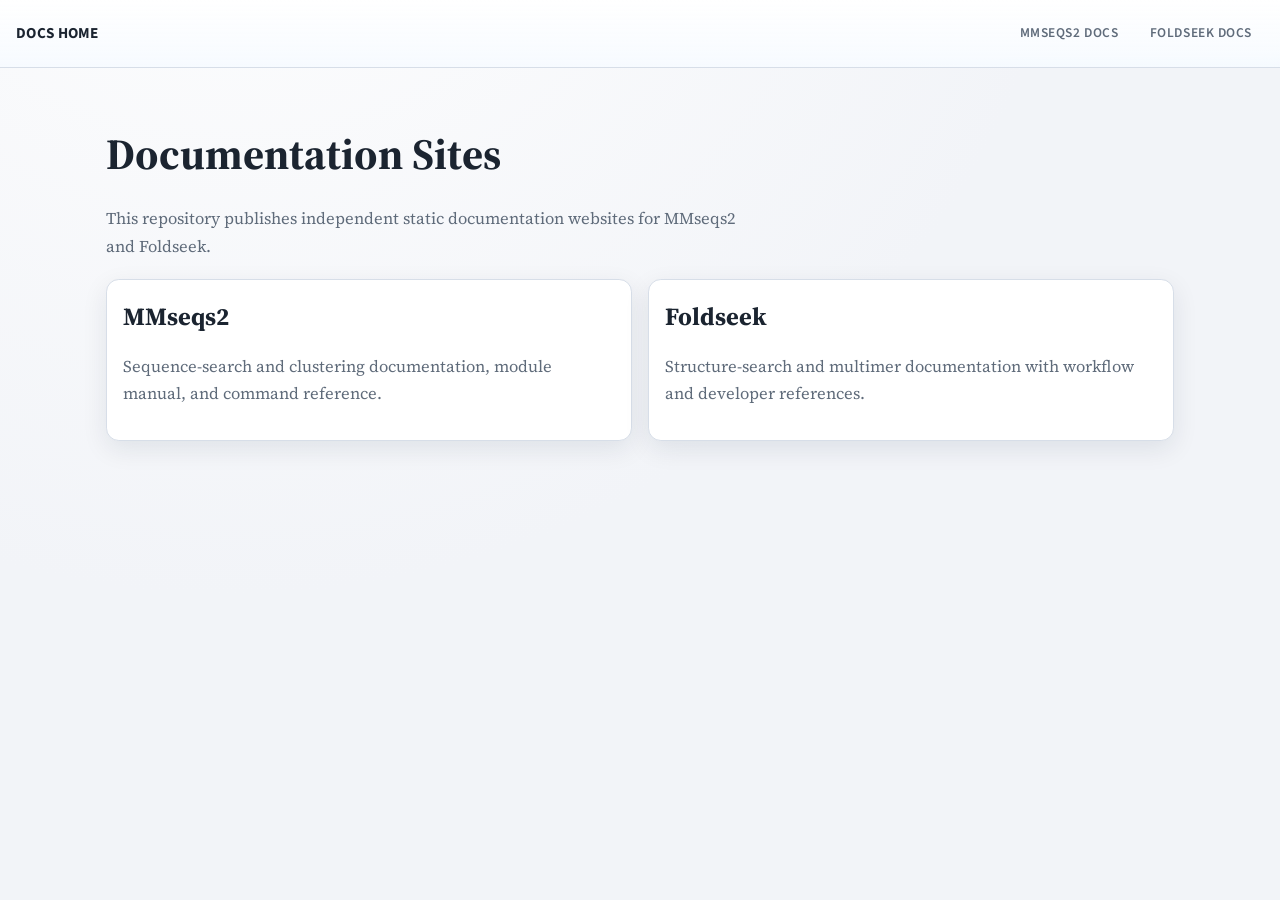
<file: index.html>
<!doctype html>
<html lang="en">
<head>
  <meta charset="utf-8">
  <meta name="viewport" content="width=device-width, initial-scale=1">
  <title>MMseqs2 and Foldseek Documentation</title>
  <link rel="stylesheet" href="assets/style.css">
</head>
<body>
  <header class="docs-header">
    <div class="docs-header-inner">
      <a class="home-link" href="index.html">Docs Home</a>
      <nav class="product-nav">
        <a href="mmseqs/index.html">MMseqs2 Docs</a>
        <a href="foldseek/index.html">Foldseek Docs</a>
      </nav>
    </div>
  </header>

  <main class="landing">
    <h1>Documentation Sites</h1>
    <p>This repository publishes independent static documentation websites for MMseqs2 and Foldseek.</p>
    <div class="card-grid">
      <a class="doc-card" href="mmseqs/index.html">
        <h2>MMseqs2</h2>
        <p>Sequence-search and clustering documentation, module manual, and command reference.</p>
      </a>
      <a class="doc-card" href="foldseek/index.html">
        <h2>Foldseek</h2>
        <p>Structure-search and multimer documentation with workflow and developer references.</p>
      </a>
    </div>
  </main>
</body>
</html>
</file>
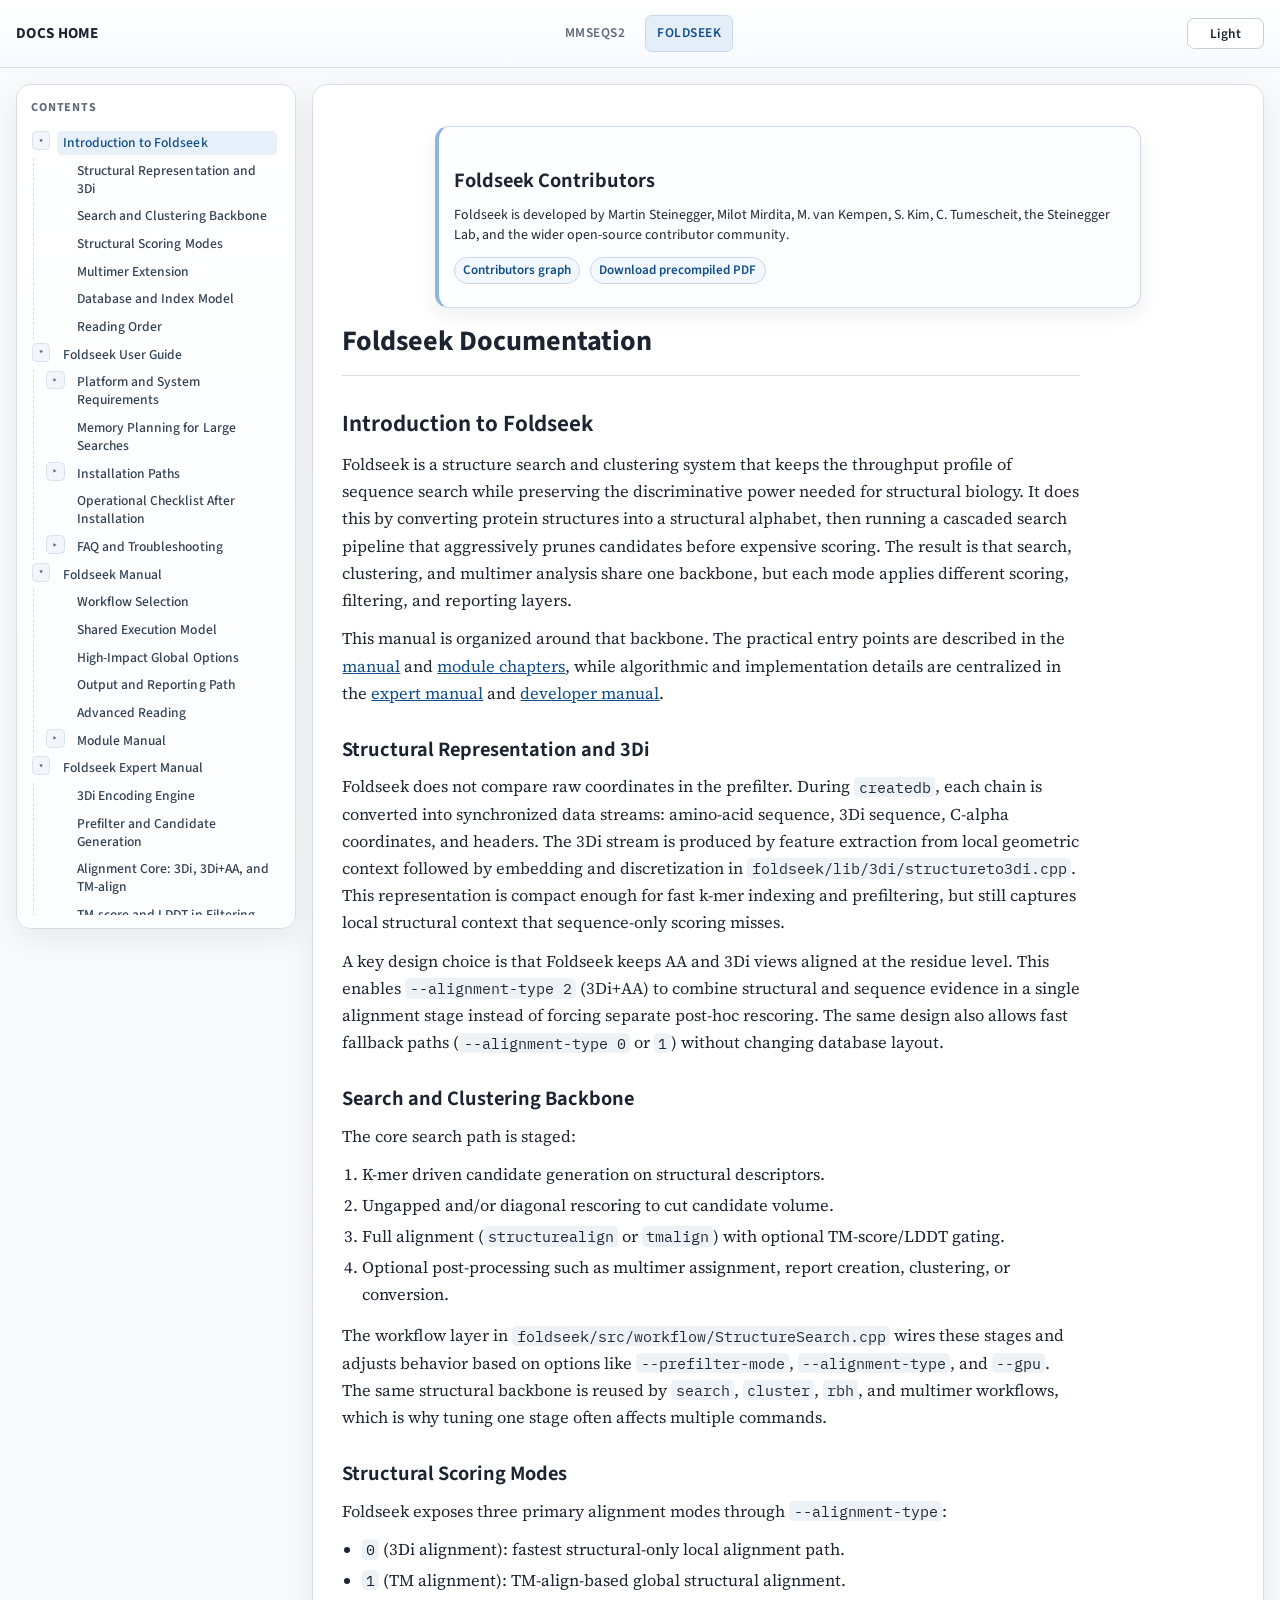
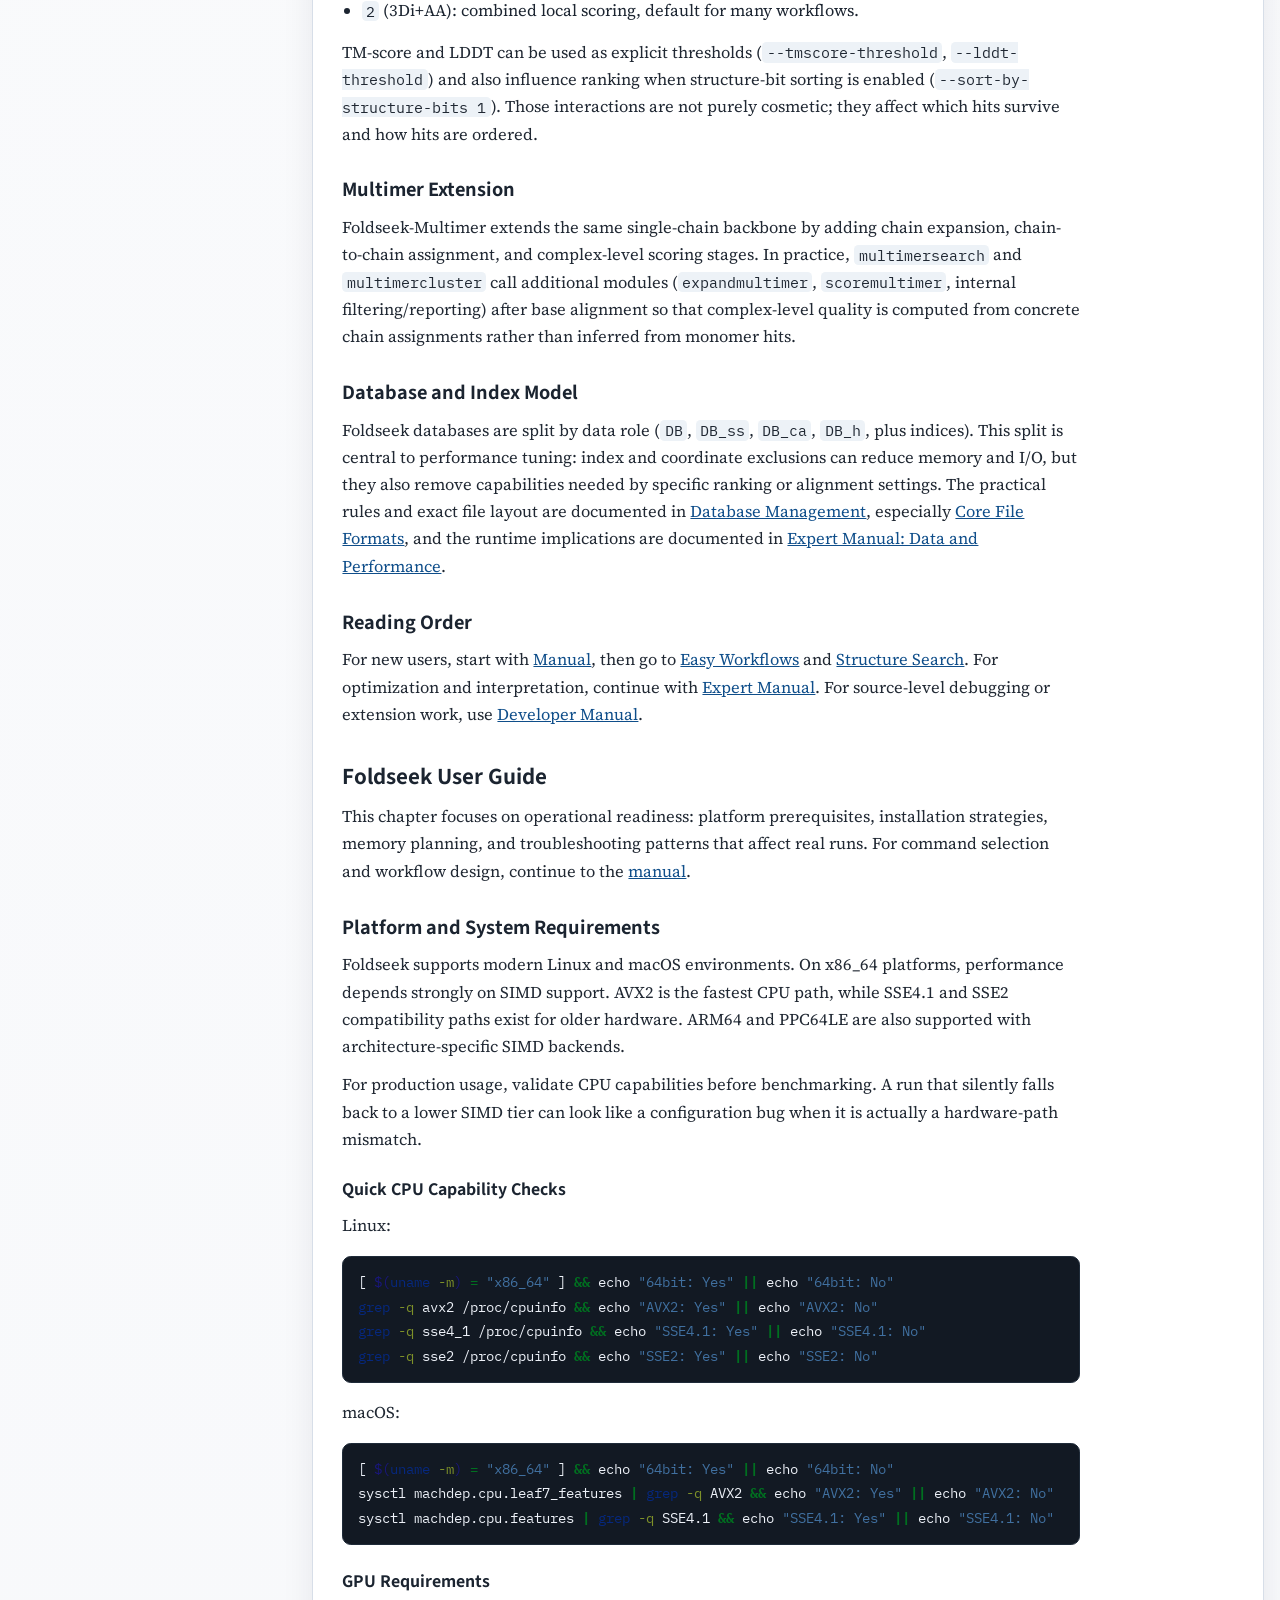
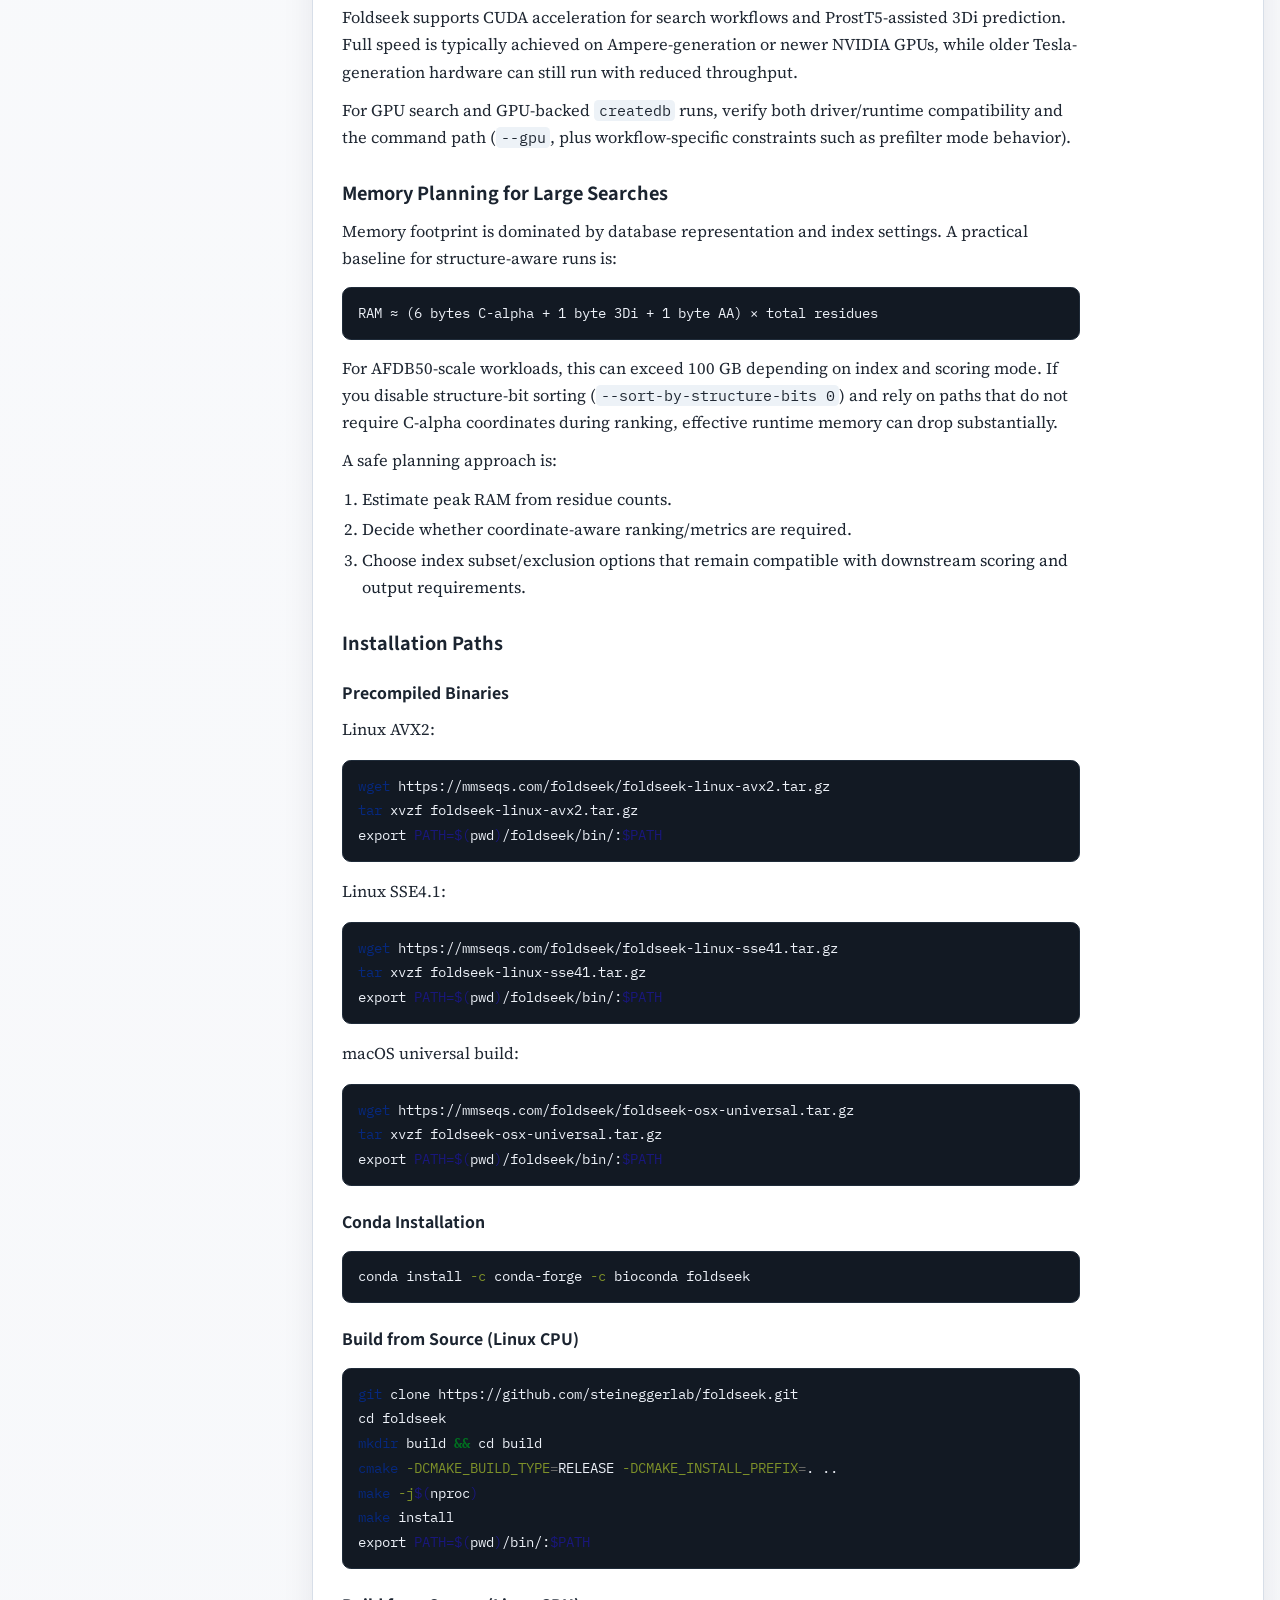
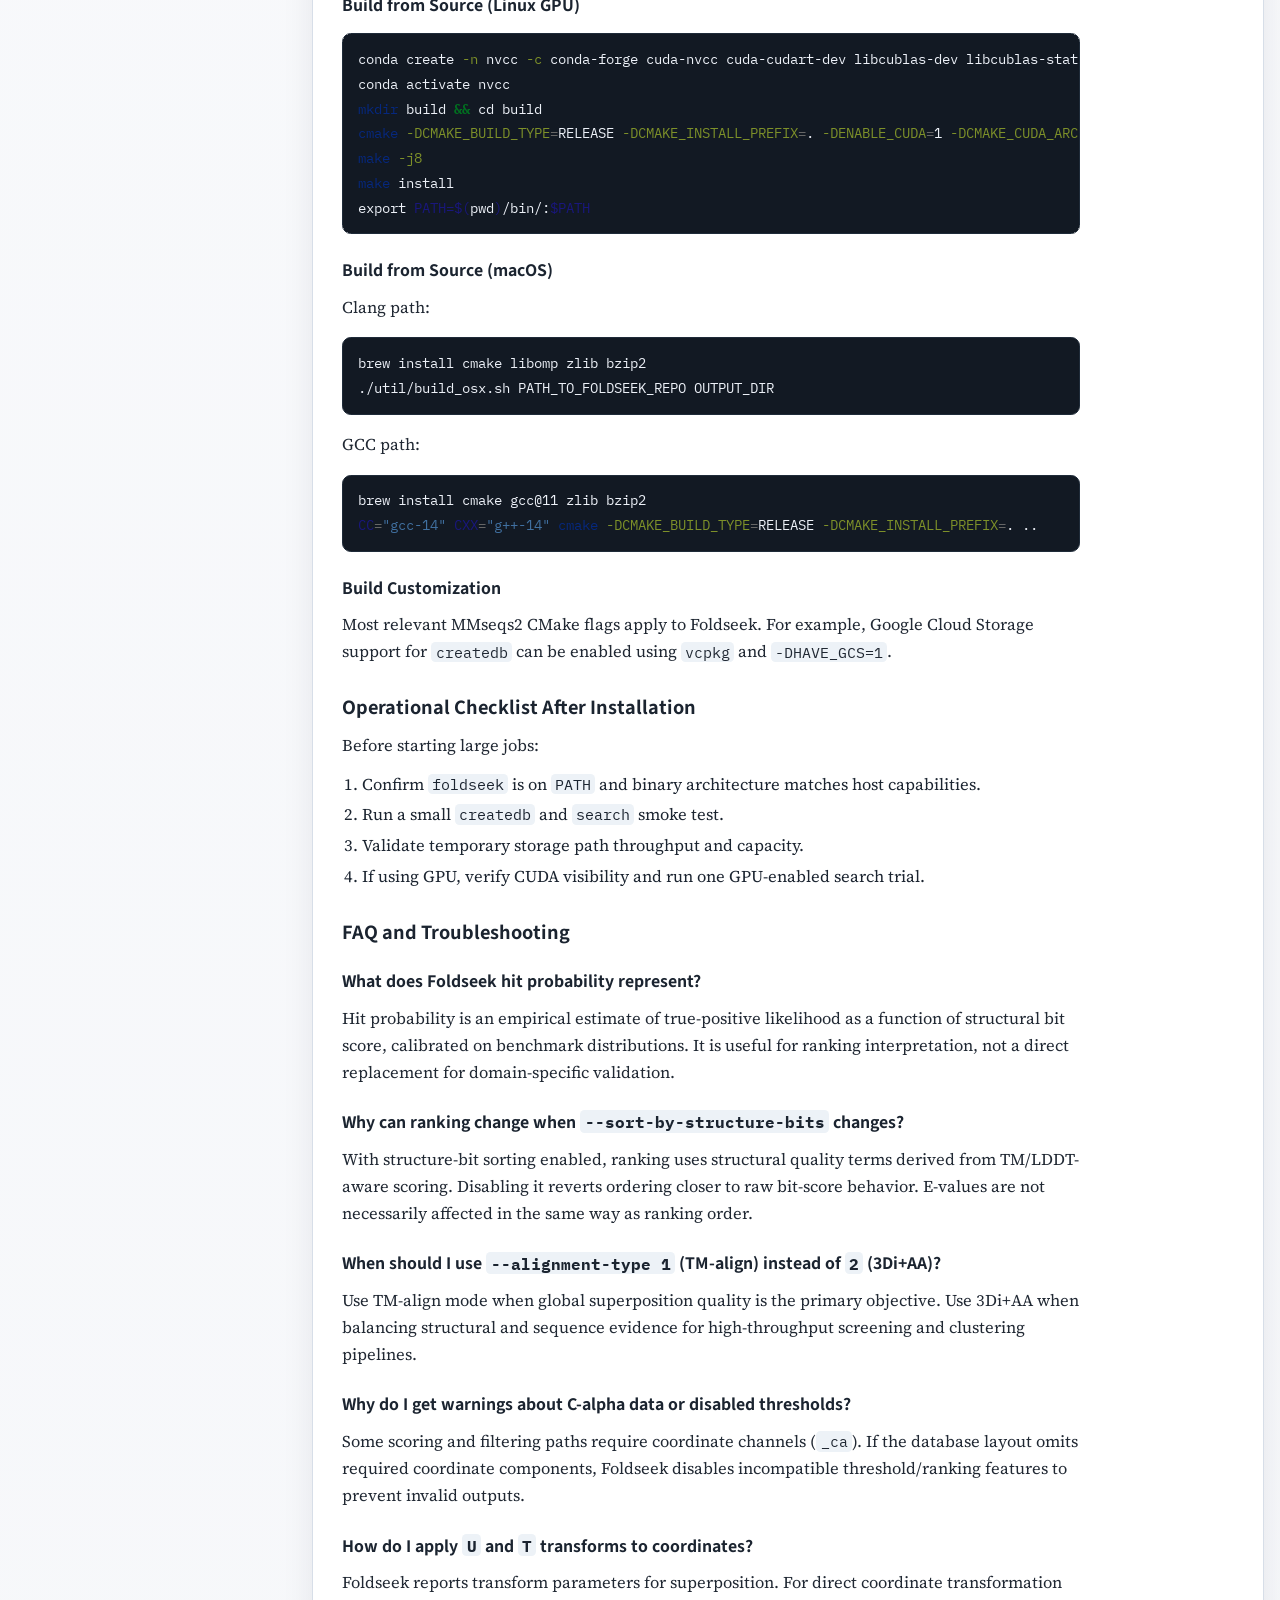
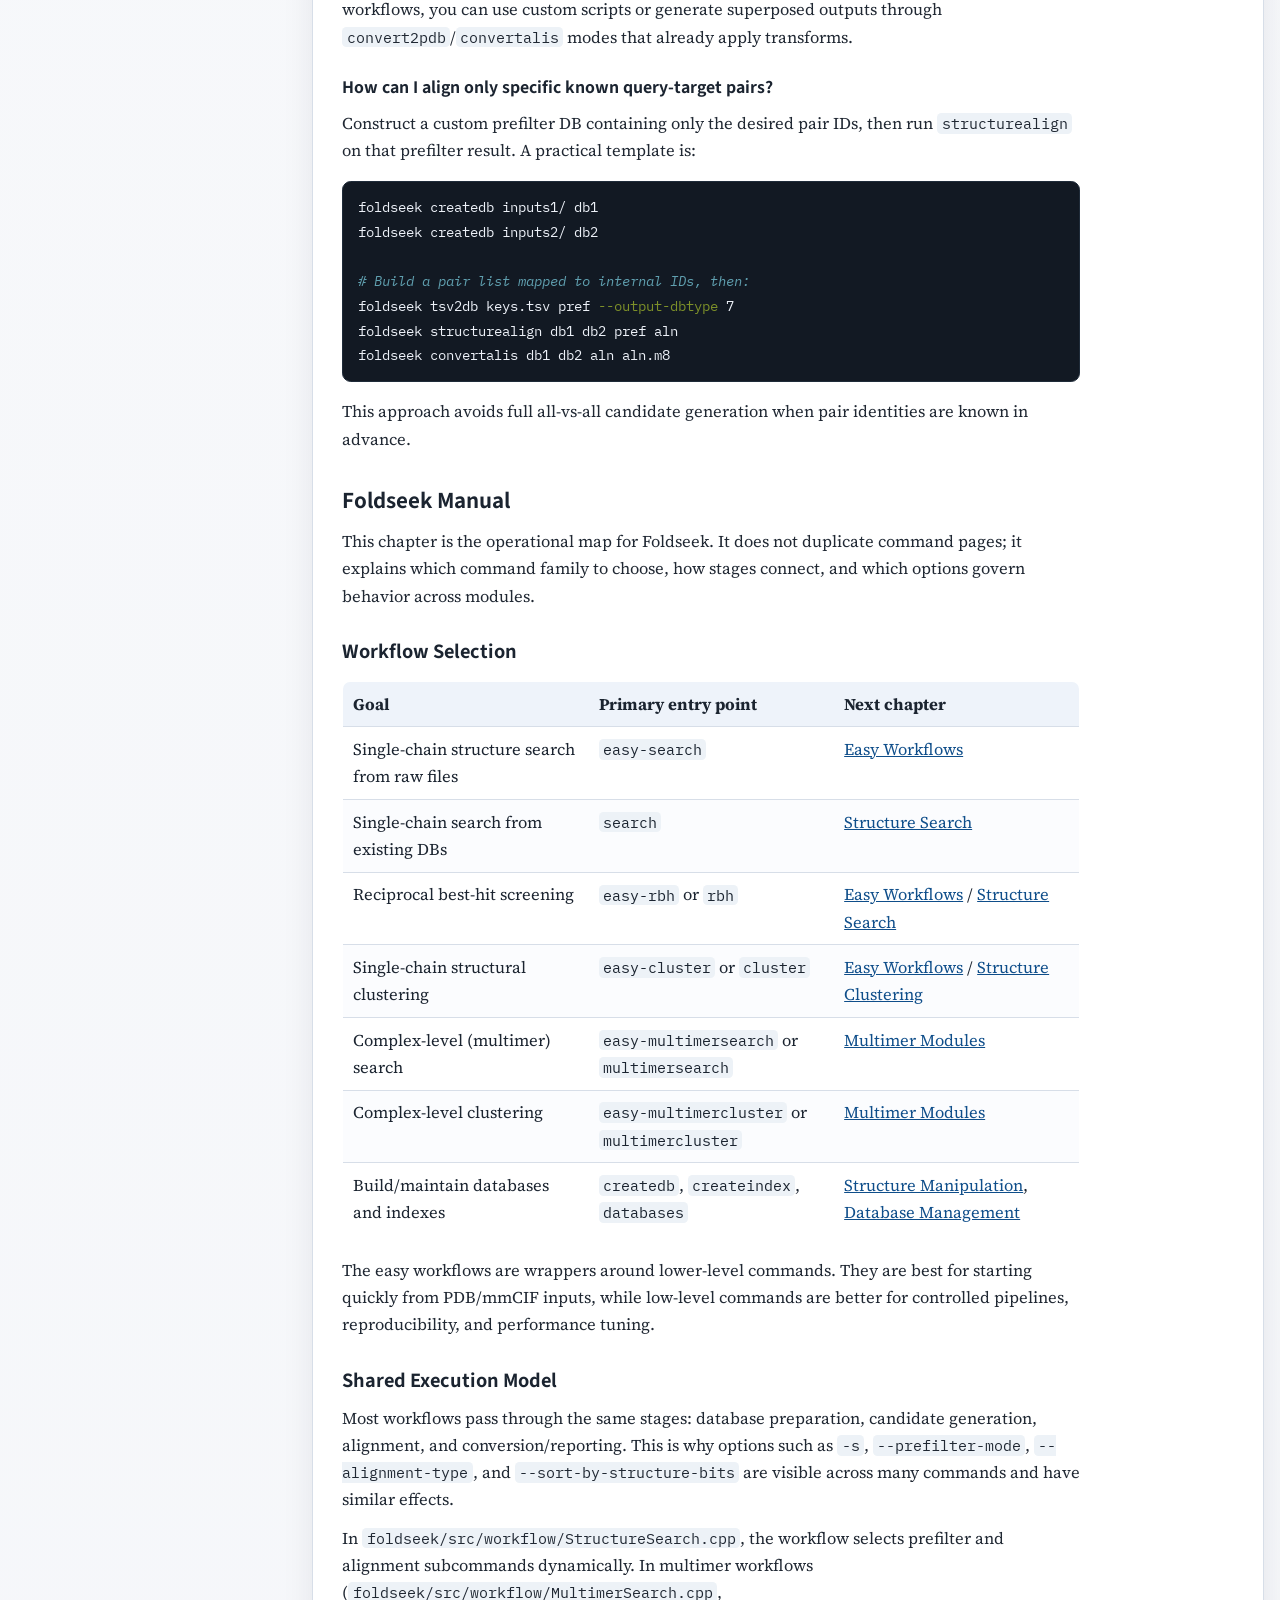
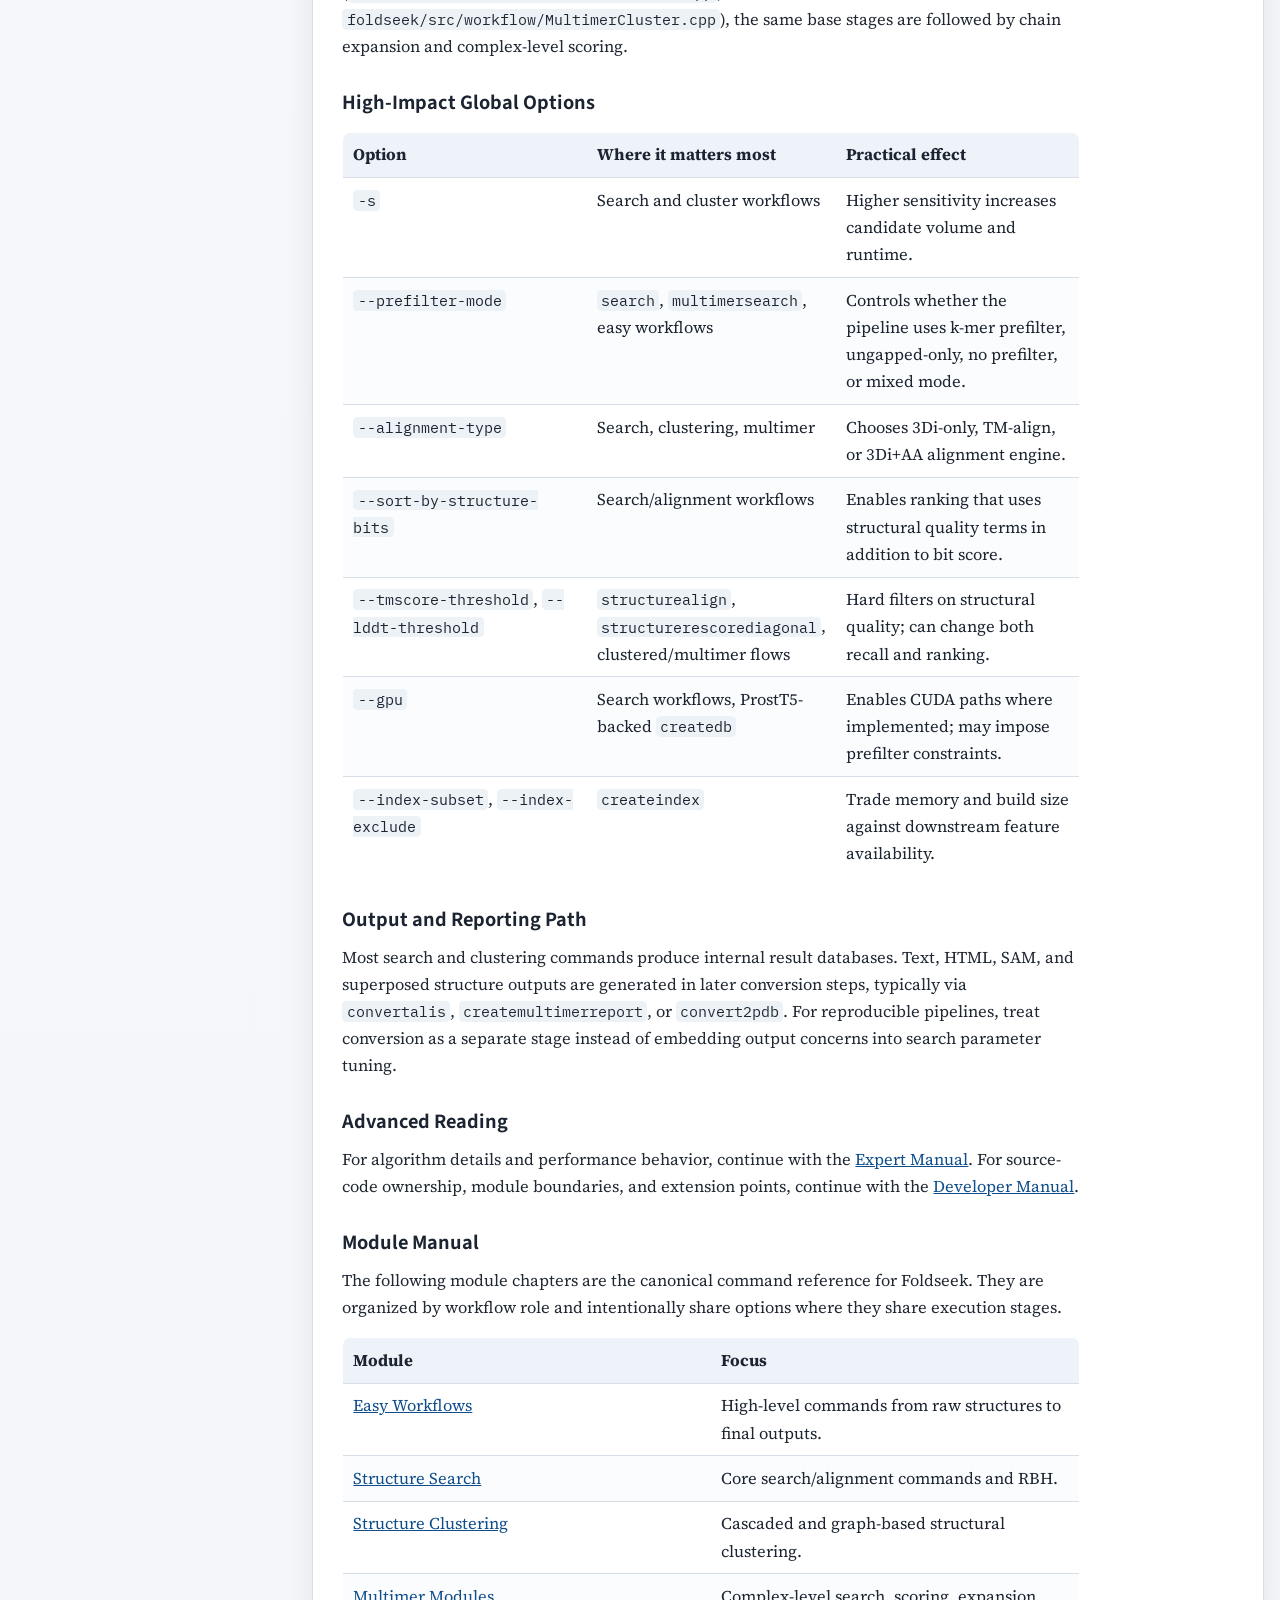
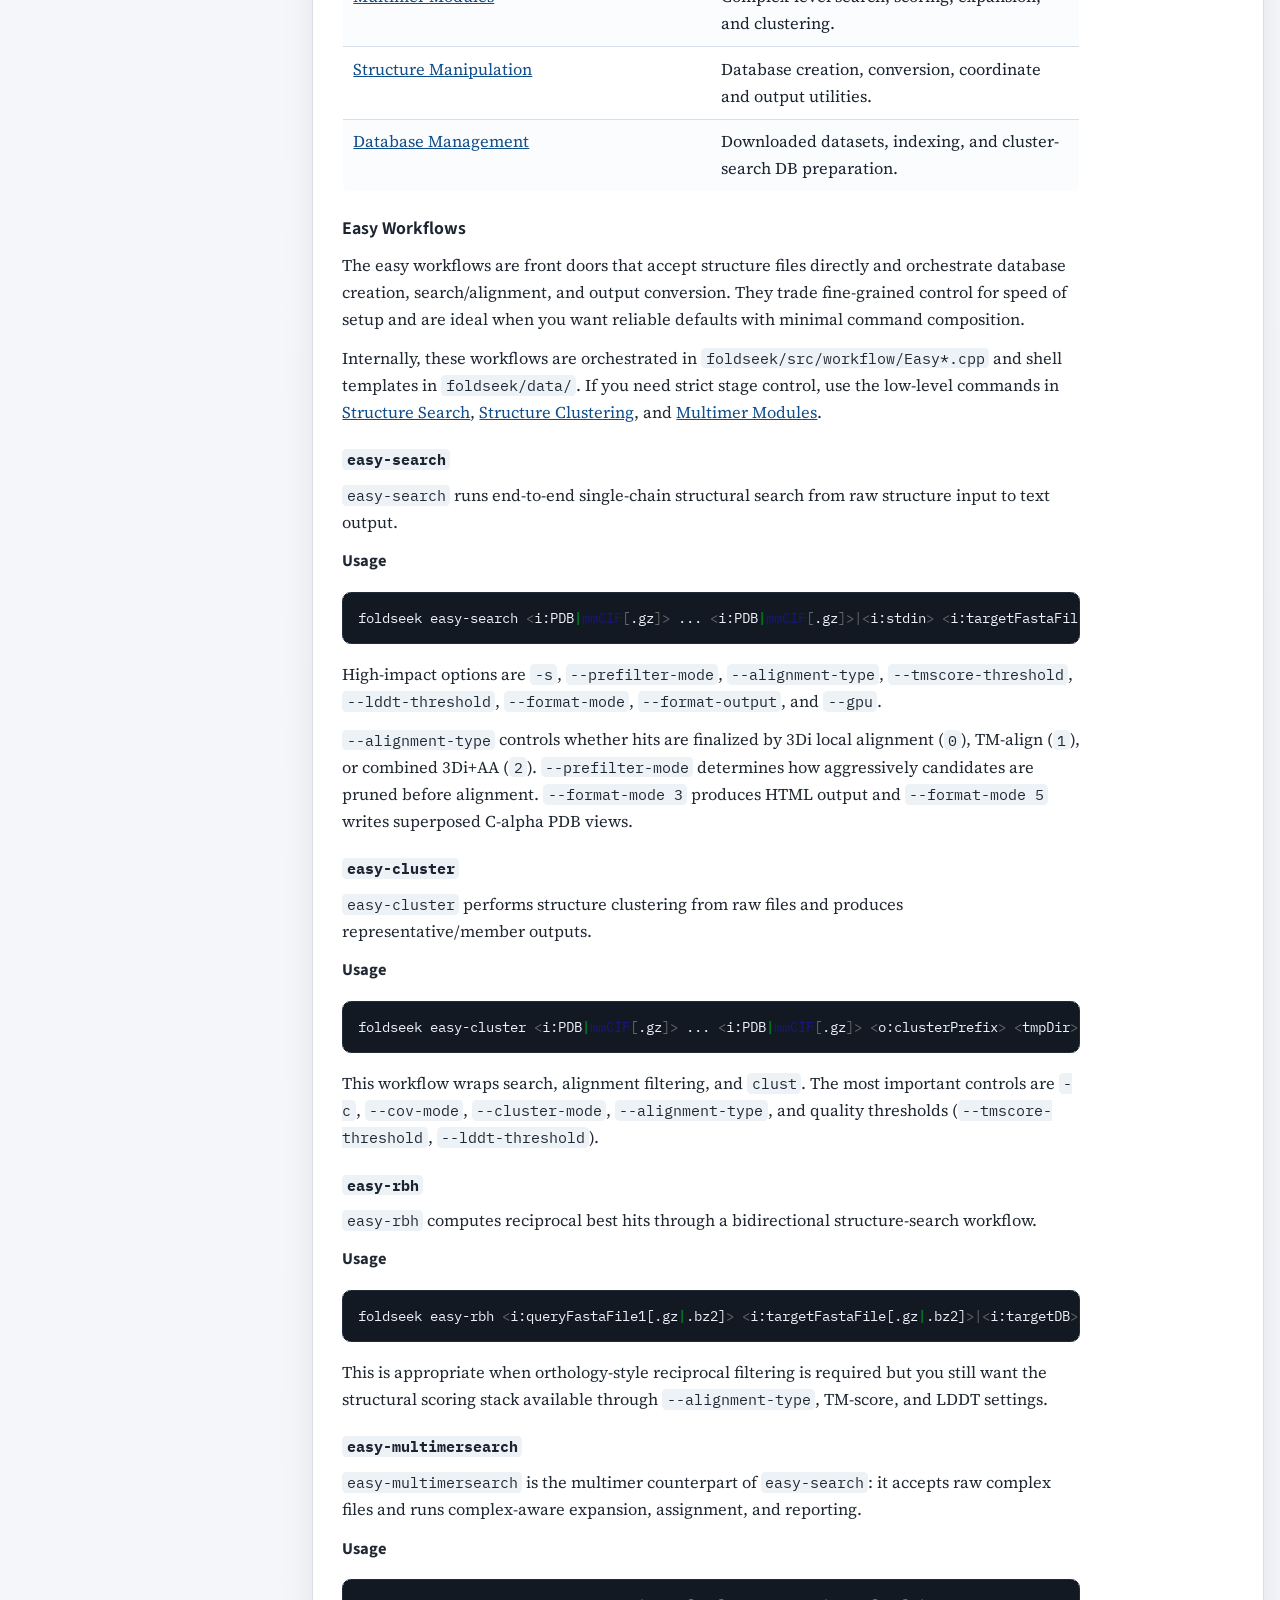
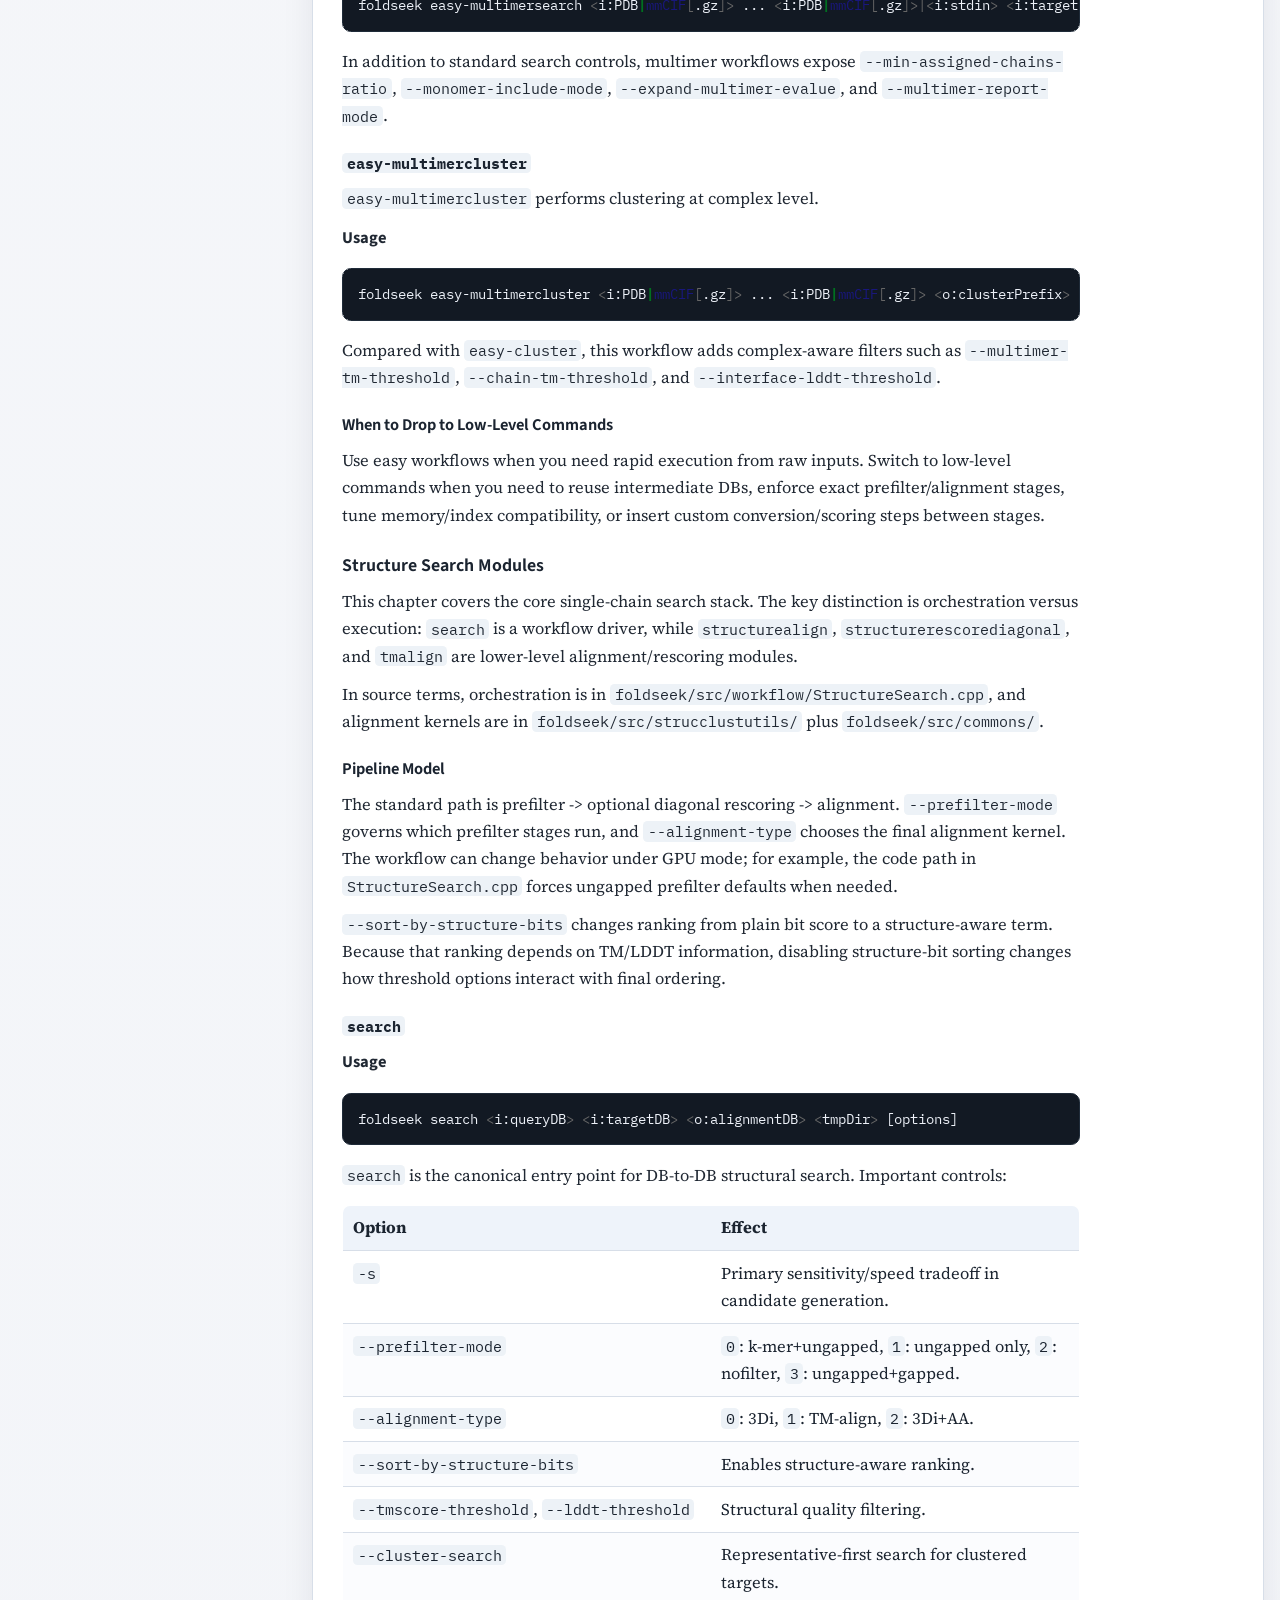
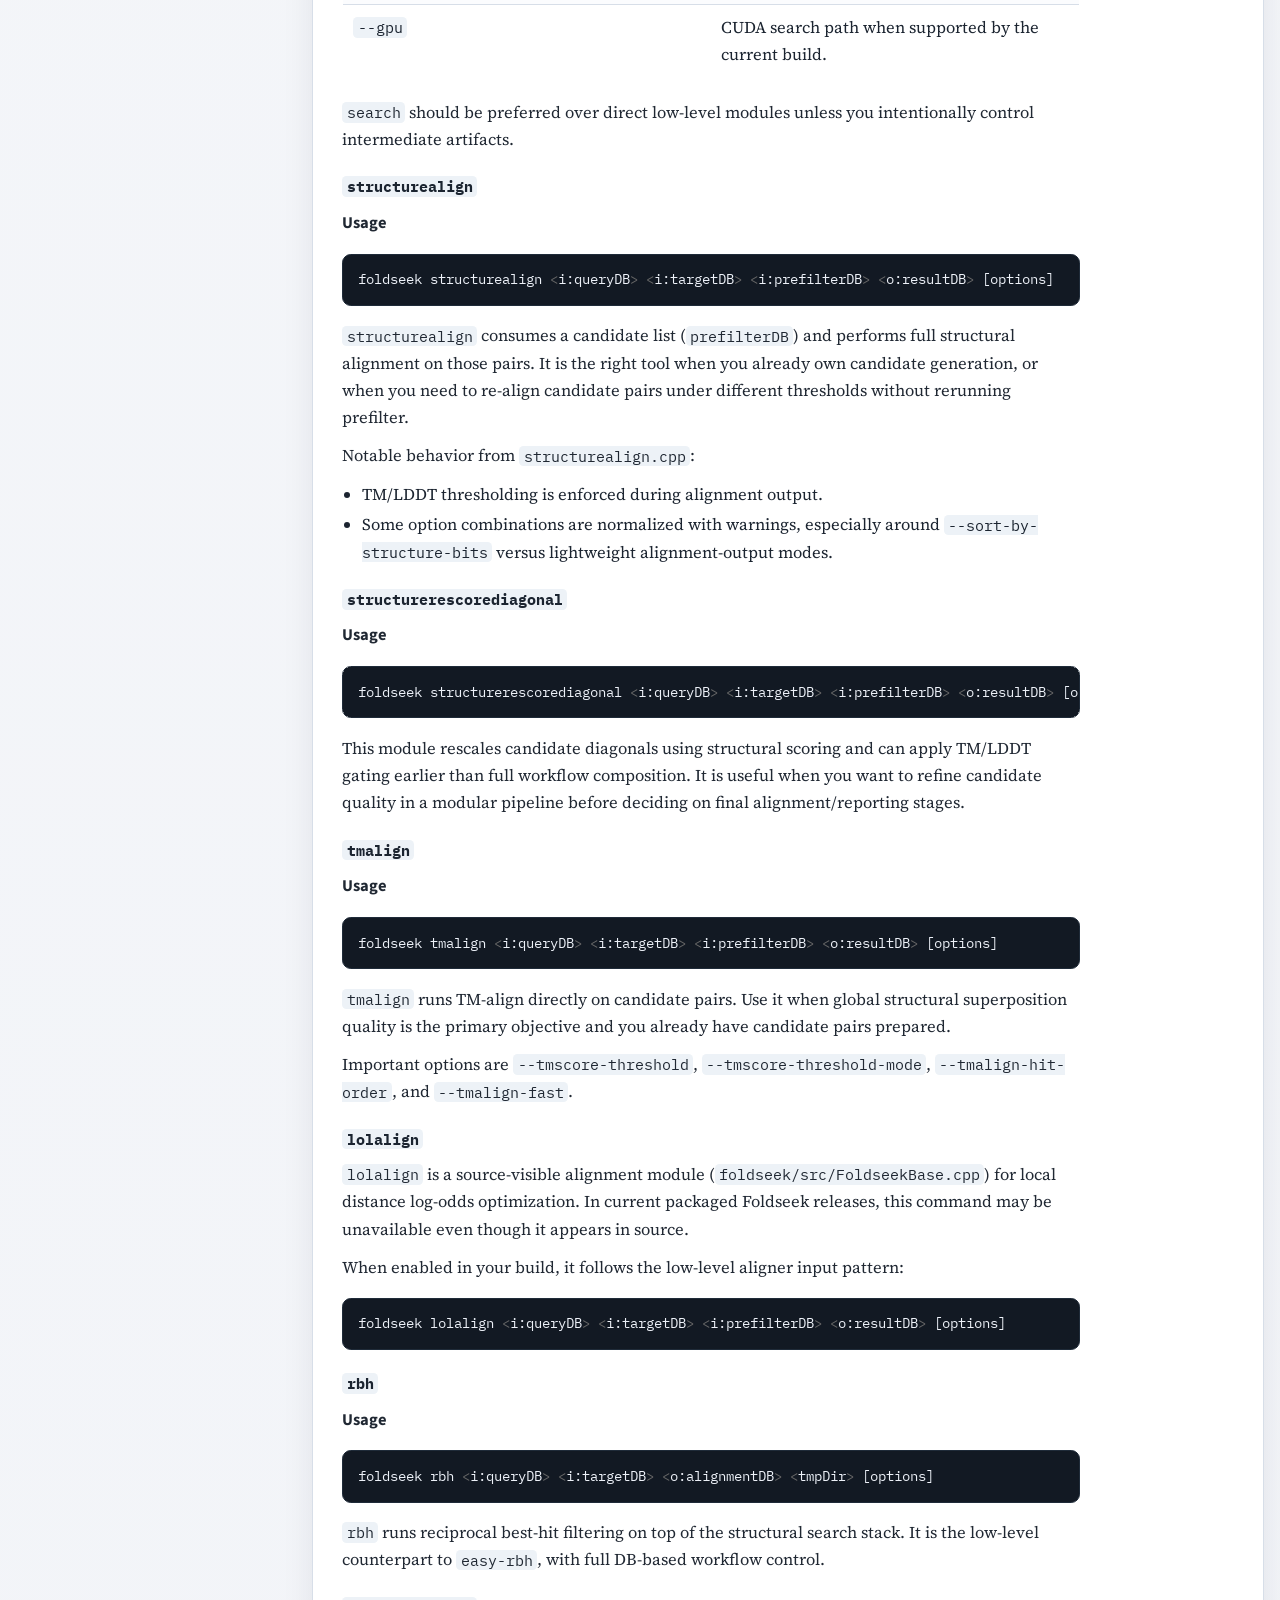
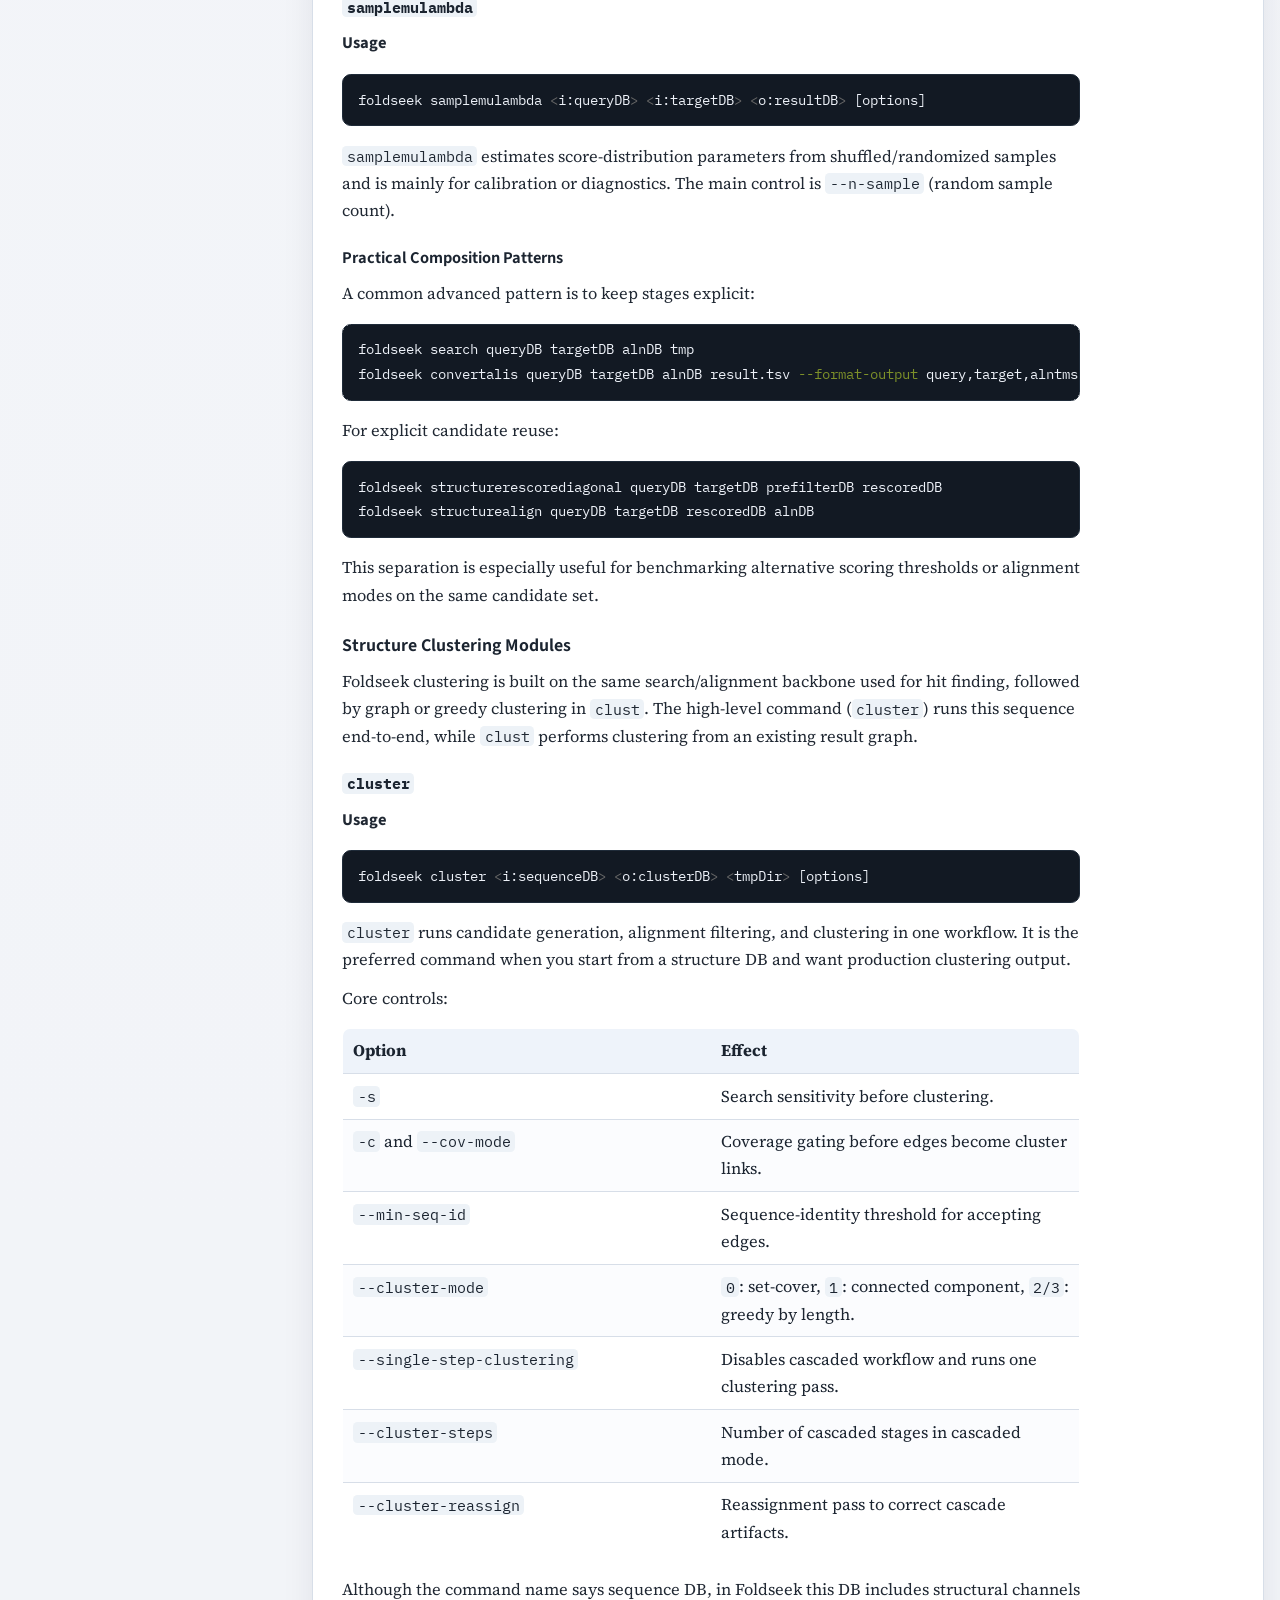
<file: foldseek/index.html>
<!DOCTYPE html>
<html xmlns="http://www.w3.org/1999/xhtml" lang="" xml:lang="">
<head>
  <meta charset="utf-8" />
  <meta name="generator" content="pandoc" />
  <meta name="viewport" content="width=device-width, initial-scale=1.0, user-scalable=yes" />
  <title>Foldseek Documentation</title>
  <style>
    code{white-space: pre-wrap;}
    span.smallcaps{font-variant: small-caps;}
    span.underline{text-decoration: underline;}
    div.column{display: inline-block; vertical-align: top; width: 50%;}
    div.hanging-indent{margin-left: 1.5em; text-indent: -1.5em;}
    ul.task-list{list-style: none;}
    pre > code.sourceCode { white-space: pre; position: relative; }
    pre > code.sourceCode > span { display: inline-block; line-height: 1.25; }
    pre > code.sourceCode > span:empty { height: 1.2em; }
    .sourceCode { overflow: visible; }
    code.sourceCode > span { color: inherit; text-decoration: inherit; }
    div.sourceCode { margin: 1em 0; }
    pre.sourceCode { margin: 0; }
    @media screen {
    div.sourceCode { overflow: auto; }
    }
    @media print {
    pre > code.sourceCode { white-space: pre-wrap; }
    pre > code.sourceCode > span { text-indent: -5em; padding-left: 5em; }
    }
    pre.numberSource code
      { counter-reset: source-line 0; }
    pre.numberSource code > span
      { position: relative; left: -4em; counter-increment: source-line; }
    pre.numberSource code > span > a:first-child::before
      { content: counter(source-line);
        position: relative; left: -1em; text-align: right; vertical-align: baseline;
        border: none; display: inline-block;
        -webkit-touch-callout: none; -webkit-user-select: none;
        -khtml-user-select: none; -moz-user-select: none;
        -ms-user-select: none; user-select: none;
        padding: 0 4px; width: 4em;
        color: #aaaaaa;
      }
    pre.numberSource { margin-left: 3em; border-left: 1px solid #aaaaaa;  padding-left: 4px; }
    div.sourceCode
      {   }
    @media screen {
    pre > code.sourceCode > span > a:first-child::before { text-decoration: underline; }
    }
    code span.al { color: #ff0000; font-weight: bold; } /* Alert */
    code span.an { color: #60a0b0; font-weight: bold; font-style: italic; } /* Annotation */
    code span.at { color: #7d9029; } /* Attribute */
    code span.bn { color: #40a070; } /* BaseN */
    code span.bu { } /* BuiltIn */
    code span.cf { color: #007020; font-weight: bold; } /* ControlFlow */
    code span.ch { color: #4070a0; } /* Char */
    code span.cn { color: #880000; } /* Constant */
    code span.co { color: #60a0b0; font-style: italic; } /* Comment */
    code span.cv { color: #60a0b0; font-weight: bold; font-style: italic; } /* CommentVar */
    code span.do { color: #ba2121; font-style: italic; } /* Documentation */
    code span.dt { color: #902000; } /* DataType */
    code span.dv { color: #40a070; } /* DecVal */
    code span.er { color: #ff0000; font-weight: bold; } /* Error */
    code span.ex { } /* Extension */
    code span.fl { color: #40a070; } /* Float */
    code span.fu { color: #06287e; } /* Function */
    code span.im { } /* Import */
    code span.in { color: #60a0b0; font-weight: bold; font-style: italic; } /* Information */
    code span.kw { color: #007020; font-weight: bold; } /* Keyword */
    code span.op { color: #666666; } /* Operator */
    code span.ot { color: #007020; } /* Other */
    code span.pp { color: #bc7a00; } /* Preprocessor */
    code span.sc { color: #4070a0; } /* SpecialChar */
    code span.ss { color: #bb6688; } /* SpecialString */
    code span.st { color: #4070a0; } /* String */
    code span.va { color: #19177c; } /* Variable */
    code span.vs { color: #4070a0; } /* VerbatimString */
    code span.wa { color: #60a0b0; font-weight: bold; font-style: italic; } /* Warning */
    .display.math{display: block; text-align: center; margin: 0.5rem auto;}
  </style>
  <link rel="stylesheet" href="../assets/style.css" />
  <!--[if lt IE 9]>
    <script src="//cdnjs.cloudflare.com/ajax/libs/html5shiv/3.7.3/html5shiv-printshiv.min.js"></script>
  <![endif]-->
</head>
<body>
<header class="docs-header">
  <div class="docs-header-inner">
    <a class="home-link" href="../index.html">Docs Home</a>
    <nav class="product-nav" aria-label="Documentation products">
      <a data-product-link="mmseqs" href="../mmseqs/index.html">MMseqs2</a>
      <a data-product-link="foldseek" href="../foldseek/index.html">Foldseek</a>
    </nav>
    <button
      id="theme-toggle"
      class="theme-toggle"
      type="button"
      aria-label="Toggle dark mode"
      aria-pressed="false"
    >
      Theme
    </button>
    <button
      id="toc-open"
      class="toc-drawer-toggle"
      type="button"
      aria-controls="toc-pane"
      aria-expanded="false"
    >
      Contents
    </button>
  </div>
</header>

<section class="doc-meta-strip" aria-label="Project credits and downloads">
  <div class="doc-meta-grid">
    <article class="doc-meta-card">
      <h2>Foldseek Contributors</h2>
      <p>
        Foldseek is developed by Martin Steinegger, Milot Mirdita, M. van Kempen, S. Kim, C.
        Tumescheit, the Steinegger Lab, and the wider open-source contributor community.
      </p>
      <p class="doc-meta-links">
        <a href="https://github.com/steineggerlab/foldseek/graphs/contributors">Contributors graph</a>
        <a href="./foldseek_doc.pdf" download>Download precompiled PDF</a>
      </p>
    </article>
  </div>
</section>

<div class="docs-shell" id="docs-shell">
  <aside class="toc-pane" id="toc-pane" aria-label="Contents">
    <div class="pane-title">Contents</div>
    <div class="pane-scroll" id="toc-container"></div>
  </aside>

  <main class="content-pane" id="content-pane"></main>

  <aside class="index-pane" id="index-pane" aria-label="On this page">
    <div class="pane-title">On This Page</div>
    <nav class="pane-scroll" id="page-index"></nav>
  </aside>
</div>
<header id="title-block-header">
<h1 class="title">Foldseek Documentation</h1>
</header>
<nav id="TOC" role="doc-toc">
<ul>
<li><a href="#fs-introduction">Introduction to Foldseek</a>
<ul>
<li><a href="#fs-3di-overview">Structural Representation and 3Di</a></li>
<li><a href="#fs-backbone-overview">Search and Clustering Backbone</a></li>
<li><a href="#fs-scoring-overview">Structural Scoring Modes</a></li>
<li><a href="#fs-multimer-overview">Multimer Extension</a></li>
<li><a href="#fs-db-overview">Database and Index Model</a></li>
<li><a href="#fs-reading-order">Reading Order</a></li>
</ul></li>
<li><a href="#fs-user-guide">Foldseek User Guide</a>
<ul>
<li><a href="#fs-user-system-requirements">Platform and System Requirements</a>
<ul>
<li><a href="#fs-user-simd-checks">Quick CPU Capability Checks</a></li>
<li><a href="#fs-user-gpu-requirements">GPU Requirements</a></li>
</ul></li>
<li><a href="#fs-user-memory">Memory Planning for Large Searches</a></li>
<li><a href="#fs-user-installation">Installation Paths</a>
<ul>
<li><a href="#fs-user-install-prebuilt">Precompiled Binaries</a></li>
<li><a href="#fs-user-install-conda">Conda Installation</a></li>
<li><a href="#fs-user-build-linux-cpu">Build from Source (Linux CPU)</a></li>
<li><a href="#fs-user-build-linux-gpu">Build from Source (Linux GPU)</a></li>
<li><a href="#fs-user-build-macos">Build from Source (macOS)</a></li>
<li><a href="#fs-user-build-customization">Build Customization</a></li>
</ul></li>
<li><a href="#fs-user-postinstall">Operational Checklist After Installation</a></li>
<li><a href="#fs-user-faq">FAQ and Troubleshooting</a>
<ul>
<li><a href="#fs-user-faq-probability">What does Foldseek hit probability represent?</a></li>
<li><a href="#fs-user-faq-structure-bits">Why can ranking change when <code>--sort-by-structure-bits</code> changes?</a></li>
<li><a href="#fs-user-faq-alignment-type">When should I use <code>--alignment-type 1</code> (TM-align) instead of <code>2</code> (3Di+AA)?</a></li>
<li><a href="#fs-user-faq-ca-warnings">Why do I get warnings about C-alpha data or disabled thresholds?</a></li>
<li><a href="#fs-user-faq-ut-transform">How do I apply <code>U</code> and <code>T</code> transforms to coordinates?</a></li>
<li><a href="#fs-user-faq-pairwise">How can I align only specific known query-target pairs?</a></li>
</ul></li>
</ul></li>
<li><a href="#fs-manual">Foldseek Manual</a>
<ul>
<li><a href="#fs-workflow-selection">Workflow Selection</a></li>
<li><a href="#fs-shared-exec-model">Shared Execution Model</a></li>
<li><a href="#fs-global-options">High-Impact Global Options</a></li>
<li><a href="#fs-output-path">Output and Reporting Path</a></li>
<li><a href="#fs-manual-next">Advanced Reading</a></li>
<li><a href="#fs-modules-root">Module Manual</a>
<ul>
<li><a href="#fs-easy-root">Easy Workflows</a>
<ul>
<li><a href="#fs-easy-search"><code>easy-search</code></a></li>
<li><a href="#fs-easy-cluster"><code>easy-cluster</code></a></li>
<li><a href="#fs-easy-rbh"><code>easy-rbh</code></a></li>
<li><a href="#fs-easy-multimersearch"><code>easy-multimersearch</code></a></li>
<li><a href="#fs-easy-multimercluster"><code>easy-multimercluster</code></a></li>
<li><a href="#fs-easy-when-lowlevel">When to Drop to Low-Level Commands</a></li>
</ul></li>
<li><a href="#fs-search-root">Structure Search Modules</a>
<ul>
<li><a href="#fs-search-pipeline">Pipeline Model</a></li>
<li><a href="#fs-search-command"><code>search</code></a></li>
<li><a href="#fs-search-structurealign"><code>structurealign</code></a></li>
<li><a href="#fs-search-rescorediagonal"><code>structurerescorediagonal</code></a></li>
<li><a href="#fs-search-tmalign"><code>tmalign</code></a></li>
<li><a href="#fs-search-lolalign"><code>lolalign</code></a></li>
<li><a href="#fs-search-rbh"><code>rbh</code></a></li>
<li><a href="#fs-search-samplemulambda"><code>samplemulambda</code></a></li>
<li><a href="#fs-search-patterns">Practical Composition Patterns</a></li>
</ul></li>
<li><a href="#fs-cluster-root">Structure Clustering Modules</a>
<ul>
<li><a href="#fs-cluster-command"><code>cluster</code></a></li>
<li><a href="#fs-cluster-clust"><code>clust</code></a></li>
<li><a href="#fs-cluster-semantics">Clustering Semantics</a></li>
<li><a href="#fs-cluster-results">Result Interpretation</a></li>
<li><a href="#fs-cluster-related">Related Modules</a></li>
</ul></li>
<li><a href="#fs-multimer-root">Multimer Modules</a>
<ul>
<li><a href="#fs-multimer-pipeline">Complex Search Pipeline</a></li>
<li><a href="#fs-multimersearch"><code>multimersearch</code></a></li>
<li><a href="#fs-expandmultimer"><code>expandmultimer</code></a></li>
<li><a href="#fs-scoremultimer"><code>scoremultimer</code></a></li>
<li><a href="#fs-createmultimerreport"><code>createmultimerreport</code></a></li>
<li><a href="#fs-multimercluster"><code>multimercluster</code></a></li>
<li><a href="#fs-multimer-easy">Easy Multimer Wrappers</a></li>
</ul></li>
<li><a href="#fs-manip-root">Structure Manipulation Modules</a>
<ul>
<li><a href="#fs-createdb"><code>createdb</code></a></li>
<li><a href="#fs-createsubdb"><code>createsubdb</code></a></li>
<li><a href="#fs-compressca"><code>compressca</code></a></li>
<li><a href="#fs-convertalis"><code>convertalis</code></a></li>
<li><a href="#fs-convert2pdb"><code>convert2pdb</code></a></li>
<li><a href="#fs-aln2tmscore"><code>aln2tmscore</code></a></li>
<li><a href="#fs-result2profile"><code>result2profile</code></a></li>
<li><a href="#fs-manip-flow">Typical Data-Preparation Flow</a></li>
</ul></li>
<li><a href="#fs-db-modules">Database Management Modules</a>
<ul>
<li><a href="#fs-db-layout">Canonical Database Layout</a></li>
<li><a href="#fs-db-file-format">Core File Formats</a></li>
<li><a href="#fs-db-payload-semantics">Channel Payload Semantics</a></li>
<li><a href="#fs-db-ca-format">C-alpha Storage Modes (<code>X_ca</code>)</a></li>
<li><a href="#fs-databases-command"><code>databases</code></a></li>
<li><a href="#fs-createindex"><code>createindex</code></a></li>
<li><a href="#fs-createclusearchdb"><code>createclusearchdb</code></a></li>
<li><a href="#fs-db-strategy">Practical Layout Strategies</a></li>
<li><a href="#fs-db-example">Minimal End-to-End Example</a></li>
</ul></li>
</ul></li>
</ul></li>
<li><a href="#fs-expert-root">Foldseek Expert Manual</a>
<ul>
<li><a href="#fs-expert-3di">3Di Encoding Engine</a></li>
<li><a href="#fs-expert-prefilter">Prefilter and Candidate Generation</a></li>
<li><a href="#fs-expert-alignment">Alignment Core: 3Di, 3Di+AA, and TM-align</a></li>
<li><a href="#fs-expert-tm-lddt">TM-score and LDDT in Filtering and Ranking</a></li>
<li><a href="#fs-expert-multimer">Multimer Assignment and Complex Scoring</a></li>
<li><a href="#fs-expert-data">Data Layout, Storage Format, and Memory Behavior</a>
<ul>
<li><a href="#fs-expert-data-containers">On-disk Containers and Sidecars</a></li>
<li><a href="#fs-expert-data-ca">C-alpha Encoding Trade-offs</a></li>
<li><a href="#fs-expert-data-index">Indexed Targets and Exclusion Flags</a></li>
<li><a href="#fs-expert-data-cluster">Cluster-search Data Model</a></li>
</ul></li>
<li><a href="#fs-expert-gpu">GPU Paths and Constraints</a></li>
<li><a href="#fs-expert-tuning">Practical Tuning Order</a></li>
</ul></li>
<li><a href="#fs-dev-root">Foldseek Developer Manual</a>
<ul>
<li><a href="#fs-dev-command-registry">Command Registration and Ownership</a></li>
<li><a href="#fs-dev-parameters">Parameter System</a></li>
<li><a href="#fs-dev-workflow-layer">Workflow Layer</a></li>
<li><a href="#fs-dev-algo-layer">Algorithm and Utility Layer</a></li>
<li><a href="#fs-dev-core-libs">Core Libraries and Shared Engines</a></li>
<li><a href="#fs-dev-data-flow">End-to-End Data Flow (Developer View)</a></li>
<li><a href="#fs-dev-guidelines">Editing Guidelines</a></li>
<li><a href="#fs-dev-debugging-map">Debugging Map</a></li>
<li><a href="#fs-dev-doc-sync">Documentation Sync Rule</a></li>
</ul></li>
</ul>
</nav>
<section id="fs-introduction" class="level1">
<h1>Introduction to Foldseek</h1>
<p>Foldseek is a structure search and clustering system that keeps the throughput profile of sequence search while preserving the discriminative power needed for structural biology. It does this by converting protein structures into a structural alphabet, then running a cascaded search pipeline that aggressively prunes candidates before expensive scoring. The result is that search, clustering, and multimer analysis share one backbone, but each mode applies different scoring, filtering, and reporting layers.</p>
<p>This manual is organized around that backbone. The practical entry points are described in the <a href="#fs-manual">manual</a> and <a href="#fs-modules-root">module chapters</a>, while algorithmic and implementation details are centralized in the <a href="#fs-expert-root">expert manual</a> and <a href="#fs-dev-root">developer manual</a>.</p>
<section id="fs-3di-overview" class="level2">
<h2>Structural Representation and 3Di</h2>
<p>Foldseek does not compare raw coordinates in the prefilter. During <code>createdb</code>, each chain is converted into synchronized data streams: amino-acid sequence, 3Di sequence, C-alpha coordinates, and headers. The 3Di stream is produced by feature extraction from local geometric context followed by embedding and discretization in <code>foldseek/lib/3di/structureto3di.cpp</code>. This representation is compact enough for fast k-mer indexing and prefiltering, but still captures local structural context that sequence-only scoring misses.</p>
<p>A key design choice is that Foldseek keeps AA and 3Di views aligned at the residue level. This enables <code>--alignment-type 2</code> (3Di+AA) to combine structural and sequence evidence in a single alignment stage instead of forcing separate post-hoc rescoring. The same design also allows fast fallback paths (<code>--alignment-type 0</code> or <code>1</code>) without changing database layout.</p>
</section>
<section id="fs-backbone-overview" class="level2">
<h2>Search and Clustering Backbone</h2>
<p>The core search path is staged:</p>
<ol type="1">
<li>K-mer driven candidate generation on structural descriptors.</li>
<li>Ungapped and/or diagonal rescoring to cut candidate volume.</li>
<li>Full alignment (<code>structurealign</code> or <code>tmalign</code>) with optional TM-score/LDDT gating.</li>
<li>Optional post-processing such as multimer assignment, report creation, clustering, or conversion.</li>
</ol>
<p>The workflow layer in <code>foldseek/src/workflow/StructureSearch.cpp</code> wires these stages and adjusts behavior based on options like <code>--prefilter-mode</code>, <code>--alignment-type</code>, and <code>--gpu</code>. The same structural backbone is reused by <code>search</code>, <code>cluster</code>, <code>rbh</code>, and multimer workflows, which is why tuning one stage often affects multiple commands.</p>
</section>
<section id="fs-scoring-overview" class="level2">
<h2>Structural Scoring Modes</h2>
<p>Foldseek exposes three primary alignment modes through <code>--alignment-type</code>:</p>
<ul>
<li><code>0</code> (3Di alignment): fastest structural-only local alignment path.</li>
<li><code>1</code> (TM alignment): TM-align-based global structural alignment.</li>
<li><code>2</code> (3Di+AA): combined local scoring, default for many workflows.</li>
</ul>
<p>TM-score and LDDT can be used as explicit thresholds (<code>--tmscore-threshold</code>, <code>--lddt-threshold</code>) and also influence ranking when structure-bit sorting is enabled (<code>--sort-by-structure-bits 1</code>). Those interactions are not purely cosmetic; they affect which hits survive and how hits are ordered.</p>
</section>
<section id="fs-multimer-overview" class="level2">
<h2>Multimer Extension</h2>
<p>Foldseek-Multimer extends the same single-chain backbone by adding chain expansion, chain-to-chain assignment, and complex-level scoring stages. In practice, <code>multimersearch</code> and <code>multimercluster</code> call additional modules (<code>expandmultimer</code>, <code>scoremultimer</code>, internal filtering/reporting) after base alignment so that complex-level quality is computed from concrete chain assignments rather than inferred from monomer hits.</p>
</section>
<section id="fs-db-overview" class="level2">
<h2>Database and Index Model</h2>
<p>Foldseek databases are split by data role (<code>DB</code>, <code>DB_ss</code>, <code>DB_ca</code>, <code>DB_h</code>, plus indices). This split is central to performance tuning: index and coordinate exclusions can reduce memory and I/O, but they also remove capabilities needed by specific ranking or alignment settings. The practical rules and exact file layout are documented in <a href="#fs-db-modules">Database Management</a>, especially <a href="#fs-db-file-format">Core File Formats</a>, and the runtime implications are documented in <a href="#fs-expert-data">Expert Manual: Data and Performance</a>.</p>
</section>
<section id="fs-reading-order" class="level2">
<h2>Reading Order</h2>
<p>For new users, start with <a href="#fs-manual">Manual</a>, then go to <a href="#fs-easy-root">Easy Workflows</a> and <a href="#fs-search-root">Structure Search</a>. For optimization and interpretation, continue with <a href="#fs-expert-root">Expert Manual</a>. For source-level debugging or extension work, use <a href="#fs-dev-root">Developer Manual</a>.</p>
</section>
</section>
<section id="fs-user-guide" class="level1">
<h1>Foldseek User Guide</h1>
<p>This chapter focuses on operational readiness: platform prerequisites, installation strategies, memory planning, and troubleshooting patterns that affect real runs. For command selection and workflow design, continue to the <a href="#fs-manual">manual</a>.</p>
<section id="fs-user-system-requirements" class="level2">
<h2>Platform and System Requirements</h2>
<p>Foldseek supports modern Linux and macOS environments. On x86_64 platforms, performance depends strongly on SIMD support. AVX2 is the fastest CPU path, while SSE4.1 and SSE2 compatibility paths exist for older hardware. ARM64 and PPC64LE are also supported with architecture-specific SIMD backends.</p>
<p>For production usage, validate CPU capabilities before benchmarking. A run that silently falls back to a lower SIMD tier can look like a configuration bug when it is actually a hardware-path mismatch.</p>
<section id="fs-user-simd-checks" class="level3">
<h3>Quick CPU Capability Checks</h3>
<p>Linux:</p>
<div class="sourceCode" id="cb1"><pre class="sourceCode bash"><code class="sourceCode bash"><span id="cb1-1"><a href="#cb1-1" aria-hidden="true" tabindex="-1"></a><span class="bu">[</span> <span class="va">$(</span><span class="fu">uname</span> <span class="at">-m</span><span class="va">)</span> <span class="ot">=</span> <span class="st">&quot;x86_64&quot;</span> <span class="bu">]</span> <span class="kw">&amp;&amp;</span> <span class="bu">echo</span> <span class="st">&quot;64bit: Yes&quot;</span> <span class="kw">||</span> <span class="bu">echo</span> <span class="st">&quot;64bit: No&quot;</span></span>
<span id="cb1-2"><a href="#cb1-2" aria-hidden="true" tabindex="-1"></a><span class="fu">grep</span> <span class="at">-q</span> avx2 /proc/cpuinfo <span class="kw">&amp;&amp;</span> <span class="bu">echo</span> <span class="st">&quot;AVX2: Yes&quot;</span> <span class="kw">||</span> <span class="bu">echo</span> <span class="st">&quot;AVX2: No&quot;</span></span>
<span id="cb1-3"><a href="#cb1-3" aria-hidden="true" tabindex="-1"></a><span class="fu">grep</span> <span class="at">-q</span> sse4_1 /proc/cpuinfo <span class="kw">&amp;&amp;</span> <span class="bu">echo</span> <span class="st">&quot;SSE4.1: Yes&quot;</span> <span class="kw">||</span> <span class="bu">echo</span> <span class="st">&quot;SSE4.1: No&quot;</span></span>
<span id="cb1-4"><a href="#cb1-4" aria-hidden="true" tabindex="-1"></a><span class="fu">grep</span> <span class="at">-q</span> sse2 /proc/cpuinfo <span class="kw">&amp;&amp;</span> <span class="bu">echo</span> <span class="st">&quot;SSE2: Yes&quot;</span> <span class="kw">||</span> <span class="bu">echo</span> <span class="st">&quot;SSE2: No&quot;</span></span></code></pre></div>
<p>macOS:</p>
<div class="sourceCode" id="cb2"><pre class="sourceCode bash"><code class="sourceCode bash"><span id="cb2-1"><a href="#cb2-1" aria-hidden="true" tabindex="-1"></a><span class="bu">[</span> <span class="va">$(</span><span class="fu">uname</span> <span class="at">-m</span><span class="va">)</span> <span class="ot">=</span> <span class="st">&quot;x86_64&quot;</span> <span class="bu">]</span> <span class="kw">&amp;&amp;</span> <span class="bu">echo</span> <span class="st">&quot;64bit: Yes&quot;</span> <span class="kw">||</span> <span class="bu">echo</span> <span class="st">&quot;64bit: No&quot;</span></span>
<span id="cb2-2"><a href="#cb2-2" aria-hidden="true" tabindex="-1"></a><span class="ex">sysctl</span> machdep.cpu.leaf7_features <span class="kw">|</span> <span class="fu">grep</span> <span class="at">-q</span> AVX2 <span class="kw">&amp;&amp;</span> <span class="bu">echo</span> <span class="st">&quot;AVX2: Yes&quot;</span> <span class="kw">||</span> <span class="bu">echo</span> <span class="st">&quot;AVX2: No&quot;</span></span>
<span id="cb2-3"><a href="#cb2-3" aria-hidden="true" tabindex="-1"></a><span class="ex">sysctl</span> machdep.cpu.features <span class="kw">|</span> <span class="fu">grep</span> <span class="at">-q</span> SSE4.1 <span class="kw">&amp;&amp;</span> <span class="bu">echo</span> <span class="st">&quot;SSE4.1: Yes&quot;</span> <span class="kw">||</span> <span class="bu">echo</span> <span class="st">&quot;SSE4.1: No&quot;</span></span></code></pre></div>
</section>
<section id="fs-user-gpu-requirements" class="level3">
<h3>GPU Requirements</h3>
<p>Foldseek supports CUDA acceleration for search workflows and ProstT5-assisted 3Di prediction. Full speed is typically achieved on Ampere-generation or newer NVIDIA GPUs, while older Tesla-generation hardware can still run with reduced throughput.</p>
<p>For GPU search and GPU-backed <code>createdb</code> runs, verify both driver/runtime compatibility and the command path (<code>--gpu</code>, plus workflow-specific constraints such as prefilter mode behavior).</p>
</section>
</section>
<section id="fs-user-memory" class="level2">
<h2>Memory Planning for Large Searches</h2>
<p>Memory footprint is dominated by database representation and index settings. A practical baseline for structure-aware runs is:</p>
<pre class="text"><code>RAM ≈ (6 bytes C-alpha + 1 byte 3Di + 1 byte AA) × total residues</code></pre>
<p>For AFDB50-scale workloads, this can exceed 100 GB depending on index and scoring mode. If you disable structure-bit sorting (<code>--sort-by-structure-bits 0</code>) and rely on paths that do not require C-alpha coordinates during ranking, effective runtime memory can drop substantially.</p>
<p>A safe planning approach is:</p>
<ol type="1">
<li>Estimate peak RAM from residue counts.</li>
<li>Decide whether coordinate-aware ranking/metrics are required.</li>
<li>Choose index subset/exclusion options that remain compatible with downstream scoring and output requirements.</li>
</ol>
</section>
<section id="fs-user-installation" class="level2">
<h2>Installation Paths</h2>
<section id="fs-user-install-prebuilt" class="level3">
<h3>Precompiled Binaries</h3>
<p>Linux AVX2:</p>
<div class="sourceCode" id="cb4"><pre class="sourceCode bash"><code class="sourceCode bash"><span id="cb4-1"><a href="#cb4-1" aria-hidden="true" tabindex="-1"></a><span class="fu">wget</span> https://mmseqs.com/foldseek/foldseek-linux-avx2.tar.gz</span>
<span id="cb4-2"><a href="#cb4-2" aria-hidden="true" tabindex="-1"></a><span class="fu">tar</span> xvzf foldseek-linux-avx2.tar.gz</span>
<span id="cb4-3"><a href="#cb4-3" aria-hidden="true" tabindex="-1"></a><span class="bu">export</span> <span class="va">PATH=$(</span><span class="bu">pwd</span><span class="va">)</span>/foldseek/bin/:<span class="va">$PATH</span></span></code></pre></div>
<p>Linux SSE4.1:</p>
<div class="sourceCode" id="cb5"><pre class="sourceCode bash"><code class="sourceCode bash"><span id="cb5-1"><a href="#cb5-1" aria-hidden="true" tabindex="-1"></a><span class="fu">wget</span> https://mmseqs.com/foldseek/foldseek-linux-sse41.tar.gz</span>
<span id="cb5-2"><a href="#cb5-2" aria-hidden="true" tabindex="-1"></a><span class="fu">tar</span> xvzf foldseek-linux-sse41.tar.gz</span>
<span id="cb5-3"><a href="#cb5-3" aria-hidden="true" tabindex="-1"></a><span class="bu">export</span> <span class="va">PATH=$(</span><span class="bu">pwd</span><span class="va">)</span>/foldseek/bin/:<span class="va">$PATH</span></span></code></pre></div>
<p>macOS universal build:</p>
<div class="sourceCode" id="cb6"><pre class="sourceCode bash"><code class="sourceCode bash"><span id="cb6-1"><a href="#cb6-1" aria-hidden="true" tabindex="-1"></a><span class="fu">wget</span> https://mmseqs.com/foldseek/foldseek-osx-universal.tar.gz</span>
<span id="cb6-2"><a href="#cb6-2" aria-hidden="true" tabindex="-1"></a><span class="fu">tar</span> xvzf foldseek-osx-universal.tar.gz</span>
<span id="cb6-3"><a href="#cb6-3" aria-hidden="true" tabindex="-1"></a><span class="bu">export</span> <span class="va">PATH=$(</span><span class="bu">pwd</span><span class="va">)</span>/foldseek/bin/:<span class="va">$PATH</span></span></code></pre></div>
</section>
<section id="fs-user-install-conda" class="level3">
<h3>Conda Installation</h3>
<div class="sourceCode" id="cb7"><pre class="sourceCode bash"><code class="sourceCode bash"><span id="cb7-1"><a href="#cb7-1" aria-hidden="true" tabindex="-1"></a><span class="ex">conda</span> install <span class="at">-c</span> conda-forge <span class="at">-c</span> bioconda foldseek</span></code></pre></div>
</section>
<section id="fs-user-build-linux-cpu" class="level3">
<h3>Build from Source (Linux CPU)</h3>
<div class="sourceCode" id="cb8"><pre class="sourceCode bash"><code class="sourceCode bash"><span id="cb8-1"><a href="#cb8-1" aria-hidden="true" tabindex="-1"></a><span class="fu">git</span> clone https://github.com/steineggerlab/foldseek.git</span>
<span id="cb8-2"><a href="#cb8-2" aria-hidden="true" tabindex="-1"></a><span class="bu">cd</span> foldseek</span>
<span id="cb8-3"><a href="#cb8-3" aria-hidden="true" tabindex="-1"></a><span class="fu">mkdir</span> build <span class="kw">&amp;&amp;</span> <span class="bu">cd</span> build</span>
<span id="cb8-4"><a href="#cb8-4" aria-hidden="true" tabindex="-1"></a><span class="fu">cmake</span> <span class="at">-DCMAKE_BUILD_TYPE</span><span class="op">=</span>RELEASE <span class="at">-DCMAKE_INSTALL_PREFIX</span><span class="op">=</span>. ..</span>
<span id="cb8-5"><a href="#cb8-5" aria-hidden="true" tabindex="-1"></a><span class="fu">make</span> <span class="at">-j</span><span class="va">$(</span><span class="ex">nproc</span><span class="va">)</span></span>
<span id="cb8-6"><a href="#cb8-6" aria-hidden="true" tabindex="-1"></a><span class="fu">make</span> install</span>
<span id="cb8-7"><a href="#cb8-7" aria-hidden="true" tabindex="-1"></a><span class="bu">export</span> <span class="va">PATH=$(</span><span class="bu">pwd</span><span class="va">)</span>/bin/:<span class="va">$PATH</span></span></code></pre></div>
</section>
<section id="fs-user-build-linux-gpu" class="level3">
<h3>Build from Source (Linux GPU)</h3>
<div class="sourceCode" id="cb9"><pre class="sourceCode bash"><code class="sourceCode bash"><span id="cb9-1"><a href="#cb9-1" aria-hidden="true" tabindex="-1"></a><span class="ex">conda</span> create <span class="at">-n</span> nvcc <span class="at">-c</span> conda-forge cuda-nvcc cuda-cudart-dev libcublas-dev libcublas-static cuda-version=12.6 cmake</span>
<span id="cb9-2"><a href="#cb9-2" aria-hidden="true" tabindex="-1"></a><span class="ex">conda</span> activate nvcc</span>
<span id="cb9-3"><a href="#cb9-3" aria-hidden="true" tabindex="-1"></a><span class="fu">mkdir</span> build <span class="kw">&amp;&amp;</span> <span class="bu">cd</span> build</span>
<span id="cb9-4"><a href="#cb9-4" aria-hidden="true" tabindex="-1"></a><span class="fu">cmake</span> <span class="at">-DCMAKE_BUILD_TYPE</span><span class="op">=</span>RELEASE <span class="at">-DCMAKE_INSTALL_PREFIX</span><span class="op">=</span>. <span class="at">-DENABLE_CUDA</span><span class="op">=</span>1 <span class="at">-DCMAKE_CUDA_ARCHITECTURES</span><span class="op">=</span><span class="st">&quot;75;80;86;89;90&quot;</span> ..</span>
<span id="cb9-5"><a href="#cb9-5" aria-hidden="true" tabindex="-1"></a><span class="fu">make</span> <span class="at">-j8</span></span>
<span id="cb9-6"><a href="#cb9-6" aria-hidden="true" tabindex="-1"></a><span class="fu">make</span> install</span>
<span id="cb9-7"><a href="#cb9-7" aria-hidden="true" tabindex="-1"></a><span class="bu">export</span> <span class="va">PATH=$(</span><span class="bu">pwd</span><span class="va">)</span>/bin/:<span class="va">$PATH</span></span></code></pre></div>
</section>
<section id="fs-user-build-macos" class="level3">
<h3>Build from Source (macOS)</h3>
<p>Clang path:</p>
<div class="sourceCode" id="cb10"><pre class="sourceCode bash"><code class="sourceCode bash"><span id="cb10-1"><a href="#cb10-1" aria-hidden="true" tabindex="-1"></a><span class="ex">brew</span> install cmake libomp zlib bzip2</span>
<span id="cb10-2"><a href="#cb10-2" aria-hidden="true" tabindex="-1"></a><span class="ex">./util/build_osx.sh</span> PATH_TO_FOLDSEEK_REPO OUTPUT_DIR</span></code></pre></div>
<p>GCC path:</p>
<div class="sourceCode" id="cb11"><pre class="sourceCode bash"><code class="sourceCode bash"><span id="cb11-1"><a href="#cb11-1" aria-hidden="true" tabindex="-1"></a><span class="ex">brew</span> install cmake gcc@11 zlib bzip2</span>
<span id="cb11-2"><a href="#cb11-2" aria-hidden="true" tabindex="-1"></a><span class="va">CC</span><span class="op">=</span><span class="st">&quot;gcc-14&quot;</span> <span class="va">CXX</span><span class="op">=</span><span class="st">&quot;g++-14&quot;</span> <span class="fu">cmake</span> <span class="at">-DCMAKE_BUILD_TYPE</span><span class="op">=</span>RELEASE <span class="at">-DCMAKE_INSTALL_PREFIX</span><span class="op">=</span>. ..</span></code></pre></div>
</section>
<section id="fs-user-build-customization" class="level3">
<h3>Build Customization</h3>
<p>Most relevant MMseqs2 CMake flags apply to Foldseek. For example, Google Cloud Storage support for <code>createdb</code> can be enabled using <code>vcpkg</code> and <code>-DHAVE_GCS=1</code>.</p>
</section>
</section>
<section id="fs-user-postinstall" class="level2">
<h2>Operational Checklist After Installation</h2>
<p>Before starting large jobs:</p>
<ol type="1">
<li>Confirm <code>foldseek</code> is on <code>PATH</code> and binary architecture matches host capabilities.</li>
<li>Run a small <code>createdb</code> and <code>search</code> smoke test.</li>
<li>Validate temporary storage path throughput and capacity.</li>
<li>If using GPU, verify CUDA visibility and run one GPU-enabled search trial.</li>
</ol>
</section>
<section id="fs-user-faq" class="level2">
<h2>FAQ and Troubleshooting</h2>
<section id="fs-user-faq-probability" class="level3">
<h3>What does Foldseek hit probability represent?</h3>
<p>Hit probability is an empirical estimate of true-positive likelihood as a function of structural bit score, calibrated on benchmark distributions. It is useful for ranking interpretation, not a direct replacement for domain-specific validation.</p>
</section>
<section id="fs-user-faq-structure-bits" class="level3">
<h3>Why can ranking change when <code>--sort-by-structure-bits</code> changes?</h3>
<p>With structure-bit sorting enabled, ranking uses structural quality terms derived from TM/LDDT-aware scoring. Disabling it reverts ordering closer to raw bit-score behavior. E-values are not necessarily affected in the same way as ranking order.</p>
</section>
<section id="fs-user-faq-alignment-type" class="level3">
<h3>When should I use <code>--alignment-type 1</code> (TM-align) instead of <code>2</code> (3Di+AA)?</h3>
<p>Use TM-align mode when global superposition quality is the primary objective. Use 3Di+AA when balancing structural and sequence evidence for high-throughput screening and clustering pipelines.</p>
</section>
<section id="fs-user-faq-ca-warnings" class="level3">
<h3>Why do I get warnings about C-alpha data or disabled thresholds?</h3>
<p>Some scoring and filtering paths require coordinate channels (<code>_ca</code>). If the database layout omits required coordinate components, Foldseek disables incompatible threshold/ranking features to prevent invalid outputs.</p>
</section>
<section id="fs-user-faq-ut-transform" class="level3">
<h3>How do I apply <code>U</code> and <code>T</code> transforms to coordinates?</h3>
<p>Foldseek reports transform parameters for superposition. For direct coordinate transformation workflows, you can use custom scripts or generate superposed outputs through <code>convert2pdb</code>/<code>convertalis</code> modes that already apply transforms.</p>
</section>
<section id="fs-user-faq-pairwise" class="level3">
<h3>How can I align only specific known query-target pairs?</h3>
<p>Construct a custom prefilter DB containing only the desired pair IDs, then run <code>structurealign</code> on that prefilter result. A practical template is:</p>
<div class="sourceCode" id="cb12"><pre class="sourceCode bash"><code class="sourceCode bash"><span id="cb12-1"><a href="#cb12-1" aria-hidden="true" tabindex="-1"></a><span class="ex">foldseek</span> createdb inputs1/ db1</span>
<span id="cb12-2"><a href="#cb12-2" aria-hidden="true" tabindex="-1"></a><span class="ex">foldseek</span> createdb inputs2/ db2</span>
<span id="cb12-3"><a href="#cb12-3" aria-hidden="true" tabindex="-1"></a></span>
<span id="cb12-4"><a href="#cb12-4" aria-hidden="true" tabindex="-1"></a><span class="co"># Build a pair list mapped to internal IDs, then:</span></span>
<span id="cb12-5"><a href="#cb12-5" aria-hidden="true" tabindex="-1"></a><span class="ex">foldseek</span> tsv2db keys.tsv pref <span class="at">--output-dbtype</span> 7</span>
<span id="cb12-6"><a href="#cb12-6" aria-hidden="true" tabindex="-1"></a><span class="ex">foldseek</span> structurealign db1 db2 pref aln</span>
<span id="cb12-7"><a href="#cb12-7" aria-hidden="true" tabindex="-1"></a><span class="ex">foldseek</span> convertalis db1 db2 aln aln.m8</span></code></pre></div>
<p>This approach avoids full all-vs-all candidate generation when pair identities are known in advance.</p>
</section>
</section>
</section>
<section id="fs-manual" class="level1">
<h1>Foldseek Manual</h1>
<p>This chapter is the operational map for Foldseek. It does not duplicate command pages; it explains which command family to choose, how stages connect, and which options govern behavior across modules.</p>
<section id="fs-workflow-selection" class="level2">
<h2>Workflow Selection</h2>
<table>
<colgroup>
<col style="width: 33%" />
<col style="width: 33%" />
<col style="width: 33%" />
</colgroup>
<thead>
<tr class="header">
<th style="text-align: left;">Goal</th>
<th style="text-align: left;">Primary entry point</th>
<th style="text-align: left;">Next chapter</th>
</tr>
</thead>
<tbody>
<tr class="odd">
<td style="text-align: left;">Single-chain structure search from raw files</td>
<td style="text-align: left;"><code>easy-search</code></td>
<td style="text-align: left;"><a href="#fs-easy-root">Easy Workflows</a></td>
</tr>
<tr class="even">
<td style="text-align: left;">Single-chain search from existing DBs</td>
<td style="text-align: left;"><code>search</code></td>
<td style="text-align: left;"><a href="#fs-search-root">Structure Search</a></td>
</tr>
<tr class="odd">
<td style="text-align: left;">Reciprocal best-hit screening</td>
<td style="text-align: left;"><code>easy-rbh</code> or <code>rbh</code></td>
<td style="text-align: left;"><a href="#fs-easy-rbh">Easy Workflows</a> / <a href="#fs-search-rbh">Structure Search</a></td>
</tr>
<tr class="even">
<td style="text-align: left;">Single-chain structural clustering</td>
<td style="text-align: left;"><code>easy-cluster</code> or <code>cluster</code></td>
<td style="text-align: left;"><a href="#fs-easy-cluster">Easy Workflows</a> / <a href="#fs-cluster-root">Structure Clustering</a></td>
</tr>
<tr class="odd">
<td style="text-align: left;">Complex-level (multimer) search</td>
<td style="text-align: left;"><code>easy-multimersearch</code> or <code>multimersearch</code></td>
<td style="text-align: left;"><a href="#fs-multimer-root">Multimer Modules</a></td>
</tr>
<tr class="even">
<td style="text-align: left;">Complex-level clustering</td>
<td style="text-align: left;"><code>easy-multimercluster</code> or <code>multimercluster</code></td>
<td style="text-align: left;"><a href="#fs-multimer-root">Multimer Modules</a></td>
</tr>
<tr class="odd">
<td style="text-align: left;">Build/maintain databases and indexes</td>
<td style="text-align: left;"><code>createdb</code>, <code>createindex</code>, <code>databases</code></td>
<td style="text-align: left;"><a href="#fs-manip-root">Structure Manipulation</a>, <a href="#fs-db-modules">Database Management</a></td>
</tr>
</tbody>
</table>
<p>The easy workflows are wrappers around lower-level commands. They are best for starting quickly from PDB/mmCIF inputs, while low-level commands are better for controlled pipelines, reproducibility, and performance tuning.</p>
</section>
<section id="fs-shared-exec-model" class="level2">
<h2>Shared Execution Model</h2>
<p>Most workflows pass through the same stages: database preparation, candidate generation, alignment, and conversion/reporting. This is why options such as <code>-s</code>, <code>--prefilter-mode</code>, <code>--alignment-type</code>, and <code>--sort-by-structure-bits</code> are visible across many commands and have similar effects.</p>
<p>In <code>foldseek/src/workflow/StructureSearch.cpp</code>, the workflow selects prefilter and alignment subcommands dynamically. In multimer workflows (<code>foldseek/src/workflow/MultimerSearch.cpp</code>, <code>foldseek/src/workflow/MultimerCluster.cpp</code>), the same base stages are followed by chain expansion and complex-level scoring.</p>
</section>
<section id="fs-global-options" class="level2">
<h2>High-Impact Global Options</h2>
<table>
<colgroup>
<col style="width: 33%" />
<col style="width: 33%" />
<col style="width: 33%" />
</colgroup>
<thead>
<tr class="header">
<th style="text-align: left;">Option</th>
<th style="text-align: left;">Where it matters most</th>
<th style="text-align: left;">Practical effect</th>
</tr>
</thead>
<tbody>
<tr class="odd">
<td style="text-align: left;"><code>-s</code></td>
<td style="text-align: left;">Search and cluster workflows</td>
<td style="text-align: left;">Higher sensitivity increases candidate volume and runtime.</td>
</tr>
<tr class="even">
<td style="text-align: left;"><code>--prefilter-mode</code></td>
<td style="text-align: left;"><code>search</code>, <code>multimersearch</code>, easy workflows</td>
<td style="text-align: left;">Controls whether the pipeline uses k-mer prefilter, ungapped-only, no prefilter, or mixed mode.</td>
</tr>
<tr class="odd">
<td style="text-align: left;"><code>--alignment-type</code></td>
<td style="text-align: left;">Search, clustering, multimer</td>
<td style="text-align: left;">Chooses 3Di-only, TM-align, or 3Di+AA alignment engine.</td>
</tr>
<tr class="even">
<td style="text-align: left;"><code>--sort-by-structure-bits</code></td>
<td style="text-align: left;">Search/alignment workflows</td>
<td style="text-align: left;">Enables ranking that uses structural quality terms in addition to bit score.</td>
</tr>
<tr class="odd">
<td style="text-align: left;"><code>--tmscore-threshold</code>, <code>--lddt-threshold</code></td>
<td style="text-align: left;"><code>structurealign</code>, <code>structurerescorediagonal</code>, clustered/multimer flows</td>
<td style="text-align: left;">Hard filters on structural quality; can change both recall and ranking.</td>
</tr>
<tr class="even">
<td style="text-align: left;"><code>--gpu</code></td>
<td style="text-align: left;">Search workflows, ProstT5-backed <code>createdb</code></td>
<td style="text-align: left;">Enables CUDA paths where implemented; may impose prefilter constraints.</td>
</tr>
<tr class="odd">
<td style="text-align: left;"><code>--index-subset</code>, <code>--index-exclude</code></td>
<td style="text-align: left;"><code>createindex</code></td>
<td style="text-align: left;">Trade memory and build size against downstream feature availability.</td>
</tr>
</tbody>
</table>
</section>
<section id="fs-output-path" class="level2">
<h2>Output and Reporting Path</h2>
<p>Most search and clustering commands produce internal result databases. Text, HTML, SAM, and superposed structure outputs are generated in later conversion steps, typically via <code>convertalis</code>, <code>createmultimerreport</code>, or <code>convert2pdb</code>. For reproducible pipelines, treat conversion as a separate stage instead of embedding output concerns into search parameter tuning.</p>
</section>
<section id="fs-manual-next" class="level2">
<h2>Advanced Reading</h2>
<p>For algorithm details and performance behavior, continue with the <a href="#fs-expert-root">Expert Manual</a>. For source-code ownership, module boundaries, and extension points, continue with the <a href="#fs-dev-root">Developer Manual</a>.</p>
</section>
<section id="fs-modules-root" class="level2">
<h2>Module Manual</h2>
<p>The following module chapters are the canonical command reference for Foldseek. They are organized by workflow role and intentionally share options where they share execution stages.</p>
<table>
<colgroup>
<col style="width: 50%" />
<col style="width: 50%" />
</colgroup>
<thead>
<tr class="header">
<th style="text-align: left;">Module</th>
<th style="text-align: left;">Focus</th>
</tr>
</thead>
<tbody>
<tr class="odd">
<td style="text-align: left;"><a href="#fs-easy-root">Easy Workflows</a></td>
<td style="text-align: left;">High-level commands from raw structures to final outputs.</td>
</tr>
<tr class="even">
<td style="text-align: left;"><a href="#fs-search-root">Structure Search</a></td>
<td style="text-align: left;">Core search/alignment commands and RBH.</td>
</tr>
<tr class="odd">
<td style="text-align: left;"><a href="#fs-cluster-root">Structure Clustering</a></td>
<td style="text-align: left;">Cascaded and graph-based structural clustering.</td>
</tr>
<tr class="even">
<td style="text-align: left;"><a href="#fs-multimer-root">Multimer Modules</a></td>
<td style="text-align: left;">Complex-level search, scoring, expansion, and clustering.</td>
</tr>
<tr class="odd">
<td style="text-align: left;"><a href="#fs-manip-root">Structure Manipulation</a></td>
<td style="text-align: left;">Database creation, conversion, coordinate and output utilities.</td>
</tr>
<tr class="even">
<td style="text-align: left;"><a href="#fs-db-modules">Database Management</a></td>
<td style="text-align: left;">Downloaded datasets, indexing, and cluster-search DB preparation.</td>
</tr>
</tbody>
</table>
<section id="fs-easy-root" class="level3">
<h3>Easy Workflows</h3>
<p>The easy workflows are front doors that accept structure files directly and orchestrate database creation, search/alignment, and output conversion. They trade fine-grained control for speed of setup and are ideal when you want reliable defaults with minimal command composition.</p>
<p>Internally, these workflows are orchestrated in <code>foldseek/src/workflow/Easy*.cpp</code> and shell templates in <code>foldseek/data/</code>. If you need strict stage control, use the low-level commands in <a href="#fs-search-root">Structure Search</a>, <a href="#fs-cluster-root">Structure Clustering</a>, and <a href="#fs-multimer-root">Multimer Modules</a>.</p>
<section id="fs-easy-search" class="level4">
<h4><code>easy-search</code></h4>
<p><code>easy-search</code> runs end-to-end single-chain structural search from raw structure input to text output.</p>
<p><strong>Usage</strong></p>
<div class="sourceCode" id="cb13"><pre class="sourceCode bash"><code class="sourceCode bash"><span id="cb13-1"><a href="#cb13-1" aria-hidden="true" tabindex="-1"></a><span class="ex">foldseek</span> easy-search <span class="op">&lt;</span>i:PDB<span class="kw">|</span><span class="va">mmCIF</span><span class="op">[</span>.gz<span class="op">]&gt;</span> ... <span class="op">&lt;</span>i:PDB<span class="kw">|</span><span class="va">mmCIF</span><span class="op">[</span>.gz<span class="op">]&gt;|&lt;</span>i:stdin<span class="op">&gt;</span> <span class="op">&lt;</span>i:targetFastaFile[.gz]<span class="op">&gt;|&lt;</span>i:targetDB<span class="op">&gt;</span> <span class="op">&lt;</span>o:alignmentFile<span class="op">&gt;</span> <span class="op">&lt;</span>tmpDir<span class="op">&gt;</span> [options]</span></code></pre></div>
<p>High-impact options are <code>-s</code>, <code>--prefilter-mode</code>, <code>--alignment-type</code>, <code>--tmscore-threshold</code>, <code>--lddt-threshold</code>, <code>--format-mode</code>, <code>--format-output</code>, and <code>--gpu</code>.</p>
<p><code>--alignment-type</code> controls whether hits are finalized by 3Di local alignment (<code>0</code>), TM-align (<code>1</code>), or combined 3Di+AA (<code>2</code>). <code>--prefilter-mode</code> determines how aggressively candidates are pruned before alignment. <code>--format-mode 3</code> produces HTML output and <code>--format-mode 5</code> writes superposed C-alpha PDB views.</p>
</section>
<section id="fs-easy-cluster" class="level4">
<h4><code>easy-cluster</code></h4>
<p><code>easy-cluster</code> performs structure clustering from raw files and produces representative/member outputs.</p>
<p><strong>Usage</strong></p>
<div class="sourceCode" id="cb14"><pre class="sourceCode bash"><code class="sourceCode bash"><span id="cb14-1"><a href="#cb14-1" aria-hidden="true" tabindex="-1"></a><span class="ex">foldseek</span> easy-cluster <span class="op">&lt;</span>i:PDB<span class="kw">|</span><span class="va">mmCIF</span><span class="op">[</span>.gz<span class="op">]&gt;</span> ... <span class="op">&lt;</span>i:PDB<span class="kw">|</span><span class="va">mmCIF</span><span class="op">[</span>.gz<span class="op">]&gt;</span> <span class="op">&lt;</span>o:clusterPrefix<span class="op">&gt;</span> <span class="op">&lt;</span>tmpDir<span class="op">&gt;</span> [options]</span></code></pre></div>
<p>This workflow wraps search, alignment filtering, and <code>clust</code>. The most important controls are <code>-c</code>, <code>--cov-mode</code>, <code>--cluster-mode</code>, <code>--alignment-type</code>, and quality thresholds (<code>--tmscore-threshold</code>, <code>--lddt-threshold</code>).</p>
</section>
<section id="fs-easy-rbh" class="level4">
<h4><code>easy-rbh</code></h4>
<p><code>easy-rbh</code> computes reciprocal best hits through a bidirectional structure-search workflow.</p>
<p><strong>Usage</strong></p>
<div class="sourceCode" id="cb15"><pre class="sourceCode bash"><code class="sourceCode bash"><span id="cb15-1"><a href="#cb15-1" aria-hidden="true" tabindex="-1"></a><span class="ex">foldseek</span> easy-rbh <span class="op">&lt;</span>i:queryFastaFile1[.gz<span class="kw">|</span><span class="ex">.bz2]</span><span class="op">&gt;</span> <span class="op">&lt;</span>i:targetFastaFile[.gz<span class="kw">|</span><span class="ex">.bz2]</span><span class="op">&gt;|&lt;</span>i:targetDB<span class="op">&gt;</span> <span class="op">&lt;</span>o:alignmentFile<span class="op">&gt;</span> <span class="op">&lt;</span>tmpDir<span class="op">&gt;</span> [options]</span></code></pre></div>
<p>This is appropriate when orthology-style reciprocal filtering is required but you still want the structural scoring stack available through <code>--alignment-type</code>, TM-score, and LDDT settings.</p>
</section>
<section id="fs-easy-multimersearch" class="level4">
<h4><code>easy-multimersearch</code></h4>
<p><code>easy-multimersearch</code> is the multimer counterpart of <code>easy-search</code>: it accepts raw complex files and runs complex-aware expansion, assignment, and reporting.</p>
<p><strong>Usage</strong></p>
<div class="sourceCode" id="cb16"><pre class="sourceCode bash"><code class="sourceCode bash"><span id="cb16-1"><a href="#cb16-1" aria-hidden="true" tabindex="-1"></a><span class="ex">foldseek</span> easy-multimersearch <span class="op">&lt;</span>i:PDB<span class="kw">|</span><span class="va">mmCIF</span><span class="op">[</span>.gz<span class="op">]&gt;</span> ... <span class="op">&lt;</span>i:PDB<span class="kw">|</span><span class="va">mmCIF</span><span class="op">[</span>.gz<span class="op">]&gt;|&lt;</span>i:stdin<span class="op">&gt;</span> <span class="op">&lt;</span>i:targetFastaFile[.gz]<span class="op">&gt;|&lt;</span>i:targetDB<span class="op">&gt;</span> <span class="op">&lt;</span>o:outputFileName<span class="op">&gt;</span> <span class="op">&lt;</span>tmpDir<span class="op">&gt;</span> [options]</span></code></pre></div>
<p>In addition to standard search controls, multimer workflows expose <code>--min-assigned-chains-ratio</code>, <code>--monomer-include-mode</code>, <code>--expand-multimer-evalue</code>, and <code>--multimer-report-mode</code>.</p>
</section>
<section id="fs-easy-multimercluster" class="level4">
<h4><code>easy-multimercluster</code></h4>
<p><code>easy-multimercluster</code> performs clustering at complex level.</p>
<p><strong>Usage</strong></p>
<div class="sourceCode" id="cb17"><pre class="sourceCode bash"><code class="sourceCode bash"><span id="cb17-1"><a href="#cb17-1" aria-hidden="true" tabindex="-1"></a><span class="ex">foldseek</span> easy-multimercluster <span class="op">&lt;</span>i:PDB<span class="kw">|</span><span class="va">mmCIF</span><span class="op">[</span>.gz<span class="op">]&gt;</span> ... <span class="op">&lt;</span>i:PDB<span class="kw">|</span><span class="va">mmCIF</span><span class="op">[</span>.gz<span class="op">]&gt;</span> <span class="op">&lt;</span>o:clusterPrefix<span class="op">&gt;</span> <span class="op">&lt;</span>tmpDir<span class="op">&gt;</span> [options]</span></code></pre></div>
<p>Compared with <code>easy-cluster</code>, this workflow adds complex-aware filters such as <code>--multimer-tm-threshold</code>, <code>--chain-tm-threshold</code>, and <code>--interface-lddt-threshold</code>.</p>
</section>
<section id="fs-easy-when-lowlevel" class="level4">
<h4>When to Drop to Low-Level Commands</h4>
<p>Use easy workflows when you need rapid execution from raw inputs. Switch to low-level commands when you need to reuse intermediate DBs, enforce exact prefilter/alignment stages, tune memory/index compatibility, or insert custom conversion/scoring steps between stages.</p>
</section>
</section>
<section id="fs-search-root" class="level3">
<h3>Structure Search Modules</h3>
<p>This chapter covers the core single-chain search stack. The key distinction is orchestration versus execution: <code>search</code> is a workflow driver, while <code>structurealign</code>, <code>structurerescorediagonal</code>, and <code>tmalign</code> are lower-level alignment/rescoring modules.</p>
<p>In source terms, orchestration is in <code>foldseek/src/workflow/StructureSearch.cpp</code>, and alignment kernels are in <code>foldseek/src/strucclustutils/</code> plus <code>foldseek/src/commons/</code>.</p>
<section id="fs-search-pipeline" class="level4">
<h4>Pipeline Model</h4>
<p>The standard path is prefilter -&gt; optional diagonal rescoring -&gt; alignment. <code>--prefilter-mode</code> governs which prefilter stages run, and <code>--alignment-type</code> chooses the final alignment kernel. The workflow can change behavior under GPU mode; for example, the code path in <code>StructureSearch.cpp</code> forces ungapped prefilter defaults when needed.</p>
<p><code>--sort-by-structure-bits</code> changes ranking from plain bit score to a structure-aware term. Because that ranking depends on TM/LDDT information, disabling structure-bit sorting changes how threshold options interact with final ordering.</p>
</section>
<section id="fs-search-command" class="level4">
<h4><code>search</code></h4>
<p><strong>Usage</strong></p>
<div class="sourceCode" id="cb18"><pre class="sourceCode bash"><code class="sourceCode bash"><span id="cb18-1"><a href="#cb18-1" aria-hidden="true" tabindex="-1"></a><span class="ex">foldseek</span> search <span class="op">&lt;</span>i:queryDB<span class="op">&gt;</span> <span class="op">&lt;</span>i:targetDB<span class="op">&gt;</span> <span class="op">&lt;</span>o:alignmentDB<span class="op">&gt;</span> <span class="op">&lt;</span>tmpDir<span class="op">&gt;</span> [options]</span></code></pre></div>
<p><code>search</code> is the canonical entry point for DB-to-DB structural search. Important controls:</p>
<table>
<colgroup>
<col style="width: 50%" />
<col style="width: 50%" />
</colgroup>
<thead>
<tr class="header">
<th style="text-align: left;">Option</th>
<th style="text-align: left;">Effect</th>
</tr>
</thead>
<tbody>
<tr class="odd">
<td style="text-align: left;"><code>-s</code></td>
<td style="text-align: left;">Primary sensitivity/speed tradeoff in candidate generation.</td>
</tr>
<tr class="even">
<td style="text-align: left;"><code>--prefilter-mode</code></td>
<td style="text-align: left;"><code>0</code>: k-mer+ungapped, <code>1</code>: ungapped only, <code>2</code>: nofilter, <code>3</code>: ungapped+gapped.</td>
</tr>
<tr class="odd">
<td style="text-align: left;"><code>--alignment-type</code></td>
<td style="text-align: left;"><code>0</code>: 3Di, <code>1</code>: TM-align, <code>2</code>: 3Di+AA.</td>
</tr>
<tr class="even">
<td style="text-align: left;"><code>--sort-by-structure-bits</code></td>
<td style="text-align: left;">Enables structure-aware ranking.</td>
</tr>
<tr class="odd">
<td style="text-align: left;"><code>--tmscore-threshold</code>, <code>--lddt-threshold</code></td>
<td style="text-align: left;">Structural quality filtering.</td>
</tr>
<tr class="even">
<td style="text-align: left;"><code>--cluster-search</code></td>
<td style="text-align: left;">Representative-first search for clustered targets.</td>
</tr>
<tr class="odd">
<td style="text-align: left;"><code>--gpu</code></td>
<td style="text-align: left;">CUDA search path when supported by the current build.</td>
</tr>
</tbody>
</table>
<p><code>search</code> should be preferred over direct low-level modules unless you intentionally control intermediate artifacts.</p>
</section>
<section id="fs-search-structurealign" class="level4">
<h4><code>structurealign</code></h4>
<p><strong>Usage</strong></p>
<div class="sourceCode" id="cb19"><pre class="sourceCode bash"><code class="sourceCode bash"><span id="cb19-1"><a href="#cb19-1" aria-hidden="true" tabindex="-1"></a><span class="ex">foldseek</span> structurealign <span class="op">&lt;</span>i:queryDB<span class="op">&gt;</span> <span class="op">&lt;</span>i:targetDB<span class="op">&gt;</span> <span class="op">&lt;</span>i:prefilterDB<span class="op">&gt;</span> <span class="op">&lt;</span>o:resultDB<span class="op">&gt;</span> [options]</span></code></pre></div>
<p><code>structurealign</code> consumes a candidate list (<code>prefilterDB</code>) and performs full structural alignment on those pairs. It is the right tool when you already own candidate generation, or when you need to re-align candidate pairs under different thresholds without rerunning prefilter.</p>
<p>Notable behavior from <code>structurealign.cpp</code>:</p>
<ul>
<li>TM/LDDT thresholding is enforced during alignment output.</li>
<li>Some option combinations are normalized with warnings, especially around <code>--sort-by-structure-bits</code> versus lightweight alignment-output modes.</li>
</ul>
</section>
<section id="fs-search-rescorediagonal" class="level4">
<h4><code>structurerescorediagonal</code></h4>
<p><strong>Usage</strong></p>
<div class="sourceCode" id="cb20"><pre class="sourceCode bash"><code class="sourceCode bash"><span id="cb20-1"><a href="#cb20-1" aria-hidden="true" tabindex="-1"></a><span class="ex">foldseek</span> structurerescorediagonal <span class="op">&lt;</span>i:queryDB<span class="op">&gt;</span> <span class="op">&lt;</span>i:targetDB<span class="op">&gt;</span> <span class="op">&lt;</span>i:prefilterDB<span class="op">&gt;</span> <span class="op">&lt;</span>o:resultDB<span class="op">&gt;</span> [options]</span></code></pre></div>
<p>This module rescales candidate diagonals using structural scoring and can apply TM/LDDT gating earlier than full workflow composition. It is useful when you want to refine candidate quality in a modular pipeline before deciding on final alignment/reporting stages.</p>
</section>
<section id="fs-search-tmalign" class="level4">
<h4><code>tmalign</code></h4>
<p><strong>Usage</strong></p>
<div class="sourceCode" id="cb21"><pre class="sourceCode bash"><code class="sourceCode bash"><span id="cb21-1"><a href="#cb21-1" aria-hidden="true" tabindex="-1"></a><span class="ex">foldseek</span> tmalign <span class="op">&lt;</span>i:queryDB<span class="op">&gt;</span> <span class="op">&lt;</span>i:targetDB<span class="op">&gt;</span> <span class="op">&lt;</span>i:prefilterDB<span class="op">&gt;</span> <span class="op">&lt;</span>o:resultDB<span class="op">&gt;</span> [options]</span></code></pre></div>
<p><code>tmalign</code> runs TM-align directly on candidate pairs. Use it when global structural superposition quality is the primary objective and you already have candidate pairs prepared.</p>
<p>Important options are <code>--tmscore-threshold</code>, <code>--tmscore-threshold-mode</code>, <code>--tmalign-hit-order</code>, and <code>--tmalign-fast</code>.</p>
</section>
<section id="fs-search-lolalign" class="level4">
<h4><code>lolalign</code></h4>
<p><code>lolalign</code> is a source-visible alignment module (<code>foldseek/src/FoldseekBase.cpp</code>) for local distance log-odds optimization. In current packaged Foldseek releases, this command may be unavailable even though it appears in source.</p>
<p>When enabled in your build, it follows the low-level aligner input pattern:</p>
<div class="sourceCode" id="cb22"><pre class="sourceCode bash"><code class="sourceCode bash"><span id="cb22-1"><a href="#cb22-1" aria-hidden="true" tabindex="-1"></a><span class="ex">foldseek</span> lolalign <span class="op">&lt;</span>i:queryDB<span class="op">&gt;</span> <span class="op">&lt;</span>i:targetDB<span class="op">&gt;</span> <span class="op">&lt;</span>i:prefilterDB<span class="op">&gt;</span> <span class="op">&lt;</span>o:resultDB<span class="op">&gt;</span> [options]</span></code></pre></div>
</section>
<section id="fs-search-rbh" class="level4">
<h4><code>rbh</code></h4>
<p><strong>Usage</strong></p>
<div class="sourceCode" id="cb23"><pre class="sourceCode bash"><code class="sourceCode bash"><span id="cb23-1"><a href="#cb23-1" aria-hidden="true" tabindex="-1"></a><span class="ex">foldseek</span> rbh <span class="op">&lt;</span>i:queryDB<span class="op">&gt;</span> <span class="op">&lt;</span>i:targetDB<span class="op">&gt;</span> <span class="op">&lt;</span>o:alignmentDB<span class="op">&gt;</span> <span class="op">&lt;</span>tmpDir<span class="op">&gt;</span> [options]</span></code></pre></div>
<p><code>rbh</code> runs reciprocal best-hit filtering on top of the structural search stack. It is the low-level counterpart to <code>easy-rbh</code>, with full DB-based workflow control.</p>
</section>
<section id="fs-search-samplemulambda" class="level4">
<h4><code>samplemulambda</code></h4>
<p><strong>Usage</strong></p>
<div class="sourceCode" id="cb24"><pre class="sourceCode bash"><code class="sourceCode bash"><span id="cb24-1"><a href="#cb24-1" aria-hidden="true" tabindex="-1"></a><span class="ex">foldseek</span> samplemulambda <span class="op">&lt;</span>i:queryDB<span class="op">&gt;</span> <span class="op">&lt;</span>i:targetDB<span class="op">&gt;</span> <span class="op">&lt;</span>o:resultDB<span class="op">&gt;</span> [options]</span></code></pre></div>
<p><code>samplemulambda</code> estimates score-distribution parameters from shuffled/randomized samples and is mainly for calibration or diagnostics. The main control is <code>--n-sample</code> (random sample count).</p>
</section>
<section id="fs-search-patterns" class="level4">
<h4>Practical Composition Patterns</h4>
<p>A common advanced pattern is to keep stages explicit:</p>
<div class="sourceCode" id="cb25"><pre class="sourceCode bash"><code class="sourceCode bash"><span id="cb25-1"><a href="#cb25-1" aria-hidden="true" tabindex="-1"></a><span class="ex">foldseek</span> search queryDB targetDB alnDB tmp</span>
<span id="cb25-2"><a href="#cb25-2" aria-hidden="true" tabindex="-1"></a><span class="ex">foldseek</span> convertalis queryDB targetDB alnDB result.tsv <span class="at">--format-output</span> query,target,alntmscore,lddt,evalue,bits</span></code></pre></div>
<p>For explicit candidate reuse:</p>
<div class="sourceCode" id="cb26"><pre class="sourceCode bash"><code class="sourceCode bash"><span id="cb26-1"><a href="#cb26-1" aria-hidden="true" tabindex="-1"></a><span class="ex">foldseek</span> structurerescorediagonal queryDB targetDB prefilterDB rescoredDB</span>
<span id="cb26-2"><a href="#cb26-2" aria-hidden="true" tabindex="-1"></a><span class="ex">foldseek</span> structurealign queryDB targetDB rescoredDB alnDB</span></code></pre></div>
<p>This separation is especially useful for benchmarking alternative scoring thresholds or alignment modes on the same candidate set.</p>
</section>
</section>
<section id="fs-cluster-root" class="level3">
<h3>Structure Clustering Modules</h3>
<p>Foldseek clustering is built on the same search/alignment backbone used for hit finding, followed by graph or greedy clustering in <code>clust</code>. The high-level command (<code>cluster</code>) runs this sequence end-to-end, while <code>clust</code> performs clustering from an existing result graph.</p>
<section id="fs-cluster-command" class="level4">
<h4><code>cluster</code></h4>
<p><strong>Usage</strong></p>
<div class="sourceCode" id="cb27"><pre class="sourceCode bash"><code class="sourceCode bash"><span id="cb27-1"><a href="#cb27-1" aria-hidden="true" tabindex="-1"></a><span class="ex">foldseek</span> cluster <span class="op">&lt;</span>i:sequenceDB<span class="op">&gt;</span> <span class="op">&lt;</span>o:clusterDB<span class="op">&gt;</span> <span class="op">&lt;</span>tmpDir<span class="op">&gt;</span> [options]</span></code></pre></div>
<p><code>cluster</code> runs candidate generation, alignment filtering, and clustering in one workflow. It is the preferred command when you start from a structure DB and want production clustering output.</p>
<p>Core controls:</p>
<table>
<colgroup>
<col style="width: 50%" />
<col style="width: 50%" />
</colgroup>
<thead>
<tr class="header">
<th style="text-align: left;">Option</th>
<th style="text-align: left;">Effect</th>
</tr>
</thead>
<tbody>
<tr class="odd">
<td style="text-align: left;"><code>-s</code></td>
<td style="text-align: left;">Search sensitivity before clustering.</td>
</tr>
<tr class="even">
<td style="text-align: left;"><code>-c</code> and <code>--cov-mode</code></td>
<td style="text-align: left;">Coverage gating before edges become cluster links.</td>
</tr>
<tr class="odd">
<td style="text-align: left;"><code>--min-seq-id</code></td>
<td style="text-align: left;">Sequence-identity threshold for accepting edges.</td>
</tr>
<tr class="even">
<td style="text-align: left;"><code>--cluster-mode</code></td>
<td style="text-align: left;"><code>0</code>: set-cover, <code>1</code>: connected component, <code>2/3</code>: greedy by length.</td>
</tr>
<tr class="odd">
<td style="text-align: left;"><code>--single-step-clustering</code></td>
<td style="text-align: left;">Disables cascaded workflow and runs one clustering pass.</td>
</tr>
<tr class="even">
<td style="text-align: left;"><code>--cluster-steps</code></td>
<td style="text-align: left;">Number of cascaded stages in cascaded mode.</td>
</tr>
<tr class="odd">
<td style="text-align: left;"><code>--cluster-reassign</code></td>
<td style="text-align: left;">Reassignment pass to correct cascade artifacts.</td>
</tr>
</tbody>
</table>
<p>Although the command name says sequence DB, in Foldseek this DB includes structural channels (<code>_ss</code>, <code>_ca</code>) used by structural scoring modules.</p>
</section>
<section id="fs-cluster-clust" class="level4">
<h4><code>clust</code></h4>
<p><strong>Usage</strong></p>
<div class="sourceCode" id="cb28"><pre class="sourceCode bash"><code class="sourceCode bash"><span id="cb28-1"><a href="#cb28-1" aria-hidden="true" tabindex="-1"></a><span class="ex">foldseek</span> clust <span class="op">&lt;</span>i:sequenceDB<span class="op">&gt;</span> <span class="op">&lt;</span>i:resultDB<span class="op">&gt;</span> <span class="op">&lt;</span>o:clusterDB<span class="op">&gt;</span> [options]</span></code></pre></div>
<p><code>clust</code> performs only the clustering stage from a precomputed edge/result DB. Use this when you want to rerun cluster strategy without recomputing search/alignment.</p>
<p>The most relevant options are <code>--cluster-mode</code>, <code>--max-iterations</code>, <code>--similarity-type</code>, and optional weighting knobs (<code>--weights</code>, <code>--cluster-weight-threshold</code>).</p>
</section>
<section id="fs-cluster-semantics" class="level4">
<h4>Clustering Semantics</h4>
<p>Set-cover mode tends to produce compact representative sets. Connected-component mode favors transitive closure and typically creates larger, looser clusters. Greedy length-prioritized modes are useful when representative length should dominate assignment order.</p>
<p>In practical tuning, the edge-generation parameters (<code>-c</code>, <code>--cov-mode</code>, <code>--min-seq-id</code>, and structural thresholds inherited from search) usually affect outcomes more strongly than switching between clustering algorithms on the same edge set.</p>
</section>
<section id="fs-cluster-results" class="level4">
<h4>Result Interpretation</h4>
<p>Cluster output is stored as a cluster DB. Typical post-processing is:</p>
<div class="sourceCode" id="cb29"><pre class="sourceCode bash"><code class="sourceCode bash"><span id="cb29-1"><a href="#cb29-1" aria-hidden="true" tabindex="-1"></a><span class="ex">foldseek</span> createsubdb clusterDB sequenceDB repDB</span>
<span id="cb29-2"><a href="#cb29-2" aria-hidden="true" tabindex="-1"></a><span class="ex">foldseek</span> convert2fasta repDB rep.fasta</span></code></pre></div>
<p>For adjacency-style exports, convert through standard result/TSV tooling depending on downstream format requirements.</p>
</section>
<section id="fs-cluster-related" class="level4">
<h4>Related Modules</h4>
<ul>
<li>Raw-input wrapper: <a href="#fs-easy-cluster">easy-cluster</a></li>
<li>Complex-level clustering: <a href="#fs-multimercluster">multimercluster</a></li>
<li>Index/layout preparation for repeated search+cluster loops: <a href="#fs-db-modules">Database Management</a></li>
</ul>
</section>
</section>
<section id="fs-multimer-root" class="level3">
<h3>Multimer Modules</h3>
<p>Foldseek-Multimer extends the single-chain Foldseek backbone into complex-level comparison. It still starts from chain-to-chain candidates, but adds complex-aware expansion, assignment discovery, global superposition scoring, and interface-aware filtering before final reporting.</p>
<p>Workflow orchestration is implemented in <code>foldseek/src/workflow/MultimerSearch.cpp</code>, <code>foldseek/src/workflow/MultimerCluster.cpp</code>, and shell templates under <code>foldseek/data/</code>. Assignment search, geometric clustering, and all multimer-specific filters are implemented in <code>foldseek/src/strucclustutils/expandmultimer.cpp</code>, <code>scoremultimer.cpp</code>, and <code>MultimerUtil.h</code>. <code>createmultimerreport.cpp</code> is a reporting layer that restructures already-scored assignments.</p>
<section id="fs-multimer-pipeline" class="level4">
<h4>Complex Search Pipeline</h4>
<p>In the default <code>multimersearch</code> workflow (<code>foldseek/data/multimersearch.sh</code>), the stages are executed in this order:</p>
<ol type="1">
<li><code>search</code>: run the standard Foldseek chain-level search backbone.</li>
<li><code>expandmultimer</code>: convert sparse chain hits into complex-consistent chain-pair candidate lists.</li>
<li><code>structurealign</code> or <code>tmalign</code>: realign expanded chain pairs when expansion is enabled.</li>
<li><code>scoremultimer</code>: construct chain assignments, score complex-level superposition, apply multimer filters, and emit complex-aware alignment records.</li>
<li>Optional conversion/reporting (<code>convertalis</code>, <code>createmultimerreport</code>) in the easy wrapper.</li>
</ol>
<p>This staged design postpones one-to-one chain assignment until enough evidence has been collected. A single early chain hit does not immediately lock the complex mapping.</p>
</section>
<section id="fs-multimersearch" class="level4">
<h4><code>multimersearch</code></h4>
<p><strong>Usage</strong></p>
<div class="sourceCode" id="cb30"><pre class="sourceCode bash"><code class="sourceCode bash"><span id="cb30-1"><a href="#cb30-1" aria-hidden="true" tabindex="-1"></a><span class="ex">foldseek</span> multimersearch <span class="op">&lt;</span>i:queryDB<span class="op">&gt;</span> <span class="op">&lt;</span>i:targetDB<span class="op">&gt;</span> <span class="op">&lt;</span>o:alignmentDB<span class="op">&gt;</span> <span class="op">&lt;</span>tmpDir<span class="op">&gt;</span> [options]</span></code></pre></div>
<p><code>multimersearch</code> is the main DB-to-DB multimer pipeline. Besides standard structure-search options, the multimer-specific controls that change behavior most are <code>--expand-multimer-evalue</code>, <code>--min-assigned-chains-ratio</code>, and <code>--monomer-include-mode</code>.</p>
<p>Implementation detail that matters for tuning: in non-exhaustive mode, the workflow performs an initial fast search and then realigns expanded chain pairs before complex scoring. In exhaustive mode (<code>--exhaustive-search 1</code>), the expansion/re-alignment branch is skipped and scoring runs directly on exhaustive pairwise alignments.</p>
</section>
<section id="fs-expandmultimer" class="level4">
<h4><code>expandmultimer</code></h4>
<p><strong>Usage</strong></p>
<div class="sourceCode" id="cb31"><pre class="sourceCode bash"><code class="sourceCode bash"><span id="cb31-1"><a href="#cb31-1" aria-hidden="true" tabindex="-1"></a><span class="ex">foldseek</span> expandmultimer <span class="op">&lt;</span>i:queryDB<span class="op">&gt;</span> <span class="op">&lt;</span>i:targetDB<span class="op">&gt;</span> <span class="op">&lt;</span>i:alignmentDB<span class="op">&gt;</span> <span class="op">&lt;</span>o:prefilterDB<span class="op">&gt;</span> [options]</span></code></pre></div>
<p><code>expandmultimer</code> is the candidate-space completion step before assignment scoring. It reads query and target <code>.lookup</code> mappings to recover complex membership, then executes the following logic:</p>
<ol type="1">
<li>For each query complex, collect target complex IDs that have at least one chain hit in <code>alignmentDB</code>.</li>
<li>For each collected target complex, generate all query-chain × target-chain pairs for that complex pair.</li>
<li>Write per-query-chain candidate target-chain lists into <code>prefilterDB</code> for downstream alignment/scoring.</li>
</ol>
<p>This step deliberately expands sparse chain evidence into complex-consistent candidate sets so later assignment can test complete mappings instead of isolated local hits.</p>
</section>
<section id="fs-scoremultimer" class="level4">
<h4><code>scoremultimer</code></h4>
<p><strong>Usage</strong></p>
<div class="sourceCode" id="cb32"><pre class="sourceCode bash"><code class="sourceCode bash"><span id="cb32-1"><a href="#cb32-1" aria-hidden="true" tabindex="-1"></a><span class="ex">foldseek</span> scoremultimer <span class="op">&lt;</span>i:queryDb<span class="op">&gt;</span> <span class="op">&lt;</span>i:targetDb<span class="op">&gt;</span> <span class="op">&lt;</span>i:alignmentDB<span class="op">&gt;</span> <span class="op">&lt;</span>o:complexDB<span class="op">&gt;</span> [options]</span></code></pre></div>
<p><code>scoremultimer</code> is the core multimer algorithm. It parses chain-level alignments with backtraces, builds candidate chain-to-chain alignment objects, clusters them into assignment hypotheses, computes complex-level superposition/TM, and applies multimer-specific filters.</p>
<section id="fs-scoremultimer-assignment" class="level5">
<h5>Assignment construction</h5>
<p>For each query complex and target complex pair, <code>scoremultimer</code> (<code>ComplexScorer</code> in <code>scoremultimer.cpp</code>) converts chain-level records into <code>ChainToChainAln</code> objects. Each object stores matched C-alpha coordinates, chain keys, chain-level TM score, and the 12-parameter rigid transform vector (<code>u</code> rotation and <code>t</code> translation).</p>
<p>Before clustering, transforms are standardized component-wise (z-score style, with low-variance dimensions damped) so geometric distance between alignments is comparable across parameters.</p>
</section>
<section id="fs-scoremultimer-clustering" class="level5">
<h5>Assignment clustering and one-to-one consistency</h5>
<p>Assignment discovery uses a DBSCAN-like clustering layer (<code>DBSCANCluster</code>):</p>
<ul>
<li><code>--min-assigned-chains-ratio</code> sets the minimum cluster size as <code>ceil(query_chain_count * ratio)</code>.</li>
<li>A reciprocal-best-hit-style pruning keeps alignments whose chain TM score is within <code>0.7 * max(best(query_chain), best(target_chain))</code>.</li>
<li>Distance is computed in transform space. If a cluster contains repeated query or target chains, nearest-neighbor truncation enforces one-to-one chain usage.</li>
</ul>
<p>Each surviving cluster is converted into one <code>Assignment</code>: matched residues from member chain alignments are concatenated, then a complex-level rigid transform and TM score are recomputed over the merged coordinate set.</p>
<p>Complex TM is normalized both ways:</p>
<p><code>qTM = tmscore * min(qLen, tLen) / qLen</code>, <code>tTM = tmscore * min(qLen, tLen) / tLen</code></p>
<p>so asymmetric complex sizes remain interpretable.</p>
</section>
<section id="fs-scoremultimer-filter-order" class="level5">
<h5>Filtering order in <code>scoremultimer</code></h5>
<p>Filtering is executed in a strict order (<code>ComplexFilter::filterAssignment</code>), and early failures stop evaluation:</p>
<ol type="1">
<li>Minimum aligned chains (<code>--min-aligned-chains</code>).</li>
<li>Complex-level TM gate (<code>--multimer-tm-threshold</code>, interpreted by <code>--cov-mode</code>).</li>
<li>Complex coverage gate (<code>-c</code>, <code>--cov-mode</code>).</li>
<li>Chain-level TM gate (<code>--chain-tm-threshold</code>), also interpreted by <code>--cov-mode</code>.</li>
<li>Interface gate (<code>--interface-lddt-threshold</code>) using query-defined interface residues and LDDT on matched interface atoms.</li>
</ol>
<p>Interface residues are precomputed on the query complex from inter-chain C-alpha proximity (8 A cutoff constant in code). If only one chain is aligned and <code>--interface-lddt-threshold &gt; 0</code>, the assignment is rejected.</p>
<p>After filtering, only the best assignment per target complex is retained for output (selected by adjusted coverage according to <code>--cov-mode</code>).</p>
</section>
<section id="fs-scoremultimer-fields" class="level5">
<h5>Output fields produced by <code>scoremultimer</code></h5>
<p>In addition to chain-level alignment fields, <code>scoremultimer</code> appends multimer fields consumed by <code>convertalis</code> and <code>createmultimerreport</code>, including:</p>
<ul>
<li><code>complexqtmscore</code>, <code>complexttmscore</code></li>
<li><code>complexu</code>, <code>complext</code></li>
<li><code>qcomplexcoverage</code>, <code>tcomplexcoverage</code></li>
<li><code>qchaintms</code>, <code>tchaintms</code></li>
<li><code>interfacelddt</code></li>
<li><code>complexassignid</code></li>
</ul>
</section>
</section>
<section id="fs-createmultimerreport" class="level4">
<h4><code>createmultimerreport</code></h4>
<p><strong>Usage</strong></p>
<div class="sourceCode" id="cb33"><pre class="sourceCode bash"><code class="sourceCode bash"><span id="cb33-1"><a href="#cb33-1" aria-hidden="true" tabindex="-1"></a><span class="ex">foldseek</span> createmultimerreport <span class="op">&lt;</span>i:queryDb<span class="op">&gt;</span> <span class="op">&lt;</span>i:targetDb<span class="op">&gt;</span> <span class="op">&lt;</span>i:complexDB<span class="op">&gt;</span> <span class="op">&lt;</span>o:complexFile<span class="op">&gt;</span> [options]</span></code></pre></div>
<p><code>createmultimerreport</code> groups chain-level records by assignment ID and emits one complex-level row per assignment. It is a formatter, not a rescoring stage.</p>
<p>The report columns are:</p>
<table>
<colgroup>
<col style="width: 50%" />
<col style="width: 50%" />
</colgroup>
<thead>
<tr class="header">
<th style="text-align: left;">Column</th>
<th style="text-align: left;">Meaning</th>
</tr>
</thead>
<tbody>
<tr class="odd">
<td style="text-align: left;"><code>query_complex</code>, <code>target_complex</code></td>
<td style="text-align: left;">Complex identifiers parsed from chain headers.</td>
</tr>
<tr class="even">
<td style="text-align: left;"><code>query_chains</code>, <code>target_chains</code></td>
<td style="text-align: left;">Chain-name lists assigned in this solution.</td>
</tr>
<tr class="odd">
<td style="text-align: left;"><code>qTM</code>, <code>tTM</code></td>
<td style="text-align: left;">Complex TM normalized by query and target lengths.</td>
</tr>
<tr class="even">
<td style="text-align: left;"><code>u</code>, <code>t</code></td>
<td style="text-align: left;">3x3 rotation and translation vector of complex superposition.</td>
</tr>
<tr class="odd">
<td style="text-align: left;"><code>qComplexCov</code>, <code>tComplexCov</code></td>
<td style="text-align: left;">Coverage fractions computed during filtering.</td>
</tr>
<tr class="even">
<td style="text-align: left;"><code>qChainTms</code>, <code>tChainTms</code></td>
<td style="text-align: left;">Comma-separated per-chain TM values.</td>
</tr>
<tr class="odd">
<td style="text-align: left;"><code>interfaceLddt</code></td>
<td style="text-align: left;">Interface LDDT for the selected assignment.</td>
</tr>
<tr class="even">
<td style="text-align: left;"><code>assId</code></td>
<td style="text-align: left;">Assignment identifier (stable within each query complex result set).</td>
</tr>
</tbody>
</table>
</section>
<section id="fs-multimercluster" class="level4">
<h4><code>multimercluster</code></h4>
<p><strong>Usage</strong></p>
<div class="sourceCode" id="cb34"><pre class="sourceCode bash"><code class="sourceCode bash"><span id="cb34-1"><a href="#cb34-1" aria-hidden="true" tabindex="-1"></a><span class="ex">foldseek</span> multimercluster <span class="op">&lt;</span>i:sequenceDB<span class="op">&gt;</span> <span class="op">&lt;</span>o:clusterDB<span class="op">&gt;</span> <span class="op">&lt;</span>tmpDir<span class="op">&gt;</span> [options]</span></code></pre></div>
<p><code>multimercluster</code> runs <code>multimersearch</code> followed by clustering (<code>clust</code>) on multimer-filtered edges. The command sets stricter runtime defaults than generic search (<code>setMultimerClusterDefaults</code> in <code>MultimerCluster.cpp</code>):</p>
<ul>
<li><code>--multimer-tm-threshold 0.65</code></li>
<li><code>--chain-tm-threshold 0.001</code></li>
<li><code>--interface-lddt-threshold 0.5</code></li>
</ul>
<p>These gates act on different failure modes and are intentionally complementary:</p>
<table>
<colgroup>
<col style="width: 50%" />
<col style="width: 50%" />
</colgroup>
<thead>
<tr class="header">
<th style="text-align: left;">Threshold</th>
<th style="text-align: left;">What it screens</th>
</tr>
</thead>
<tbody>
<tr class="odd">
<td style="text-align: left;"><code>--multimer-tm-threshold</code></td>
<td style="text-align: left;">Global complex-level alignment quality.</td>
</tr>
<tr class="even">
<td style="text-align: left;"><code>--chain-tm-threshold</code></td>
<td style="text-align: left;">Per-chain geometric compatibility within assignments.</td>
</tr>
<tr class="odd">
<td style="text-align: left;"><code>--interface-lddt-threshold</code></td>
<td style="text-align: left;">Interface preservation quality across assigned complexes.</td>
</tr>
</tbody>
</table>
</section>
<section id="fs-multimer-easy" class="level4">
<h4>Easy Multimer Wrappers</h4>
<ul>
<li><a href="#fs-easy-multimersearch">easy-multimersearch</a>: raw structure input to complex search output.</li>
<li><a href="#fs-easy-multimercluster">easy-multimercluster</a>: raw structure input to complex clusters.</li>
</ul>
<p>These wrappers are convenient for direct file-based workflows, but the core algorithmic stages remain <code>multimersearch</code>/<code>scoremultimer</code>/<code>multimercluster</code>. For deeper algorithm context, see <a href="#fs-expert-multimer">Multimer Assignment and Complex Scoring</a>.</p>
</section>
</section>
<section id="fs-manip-root" class="level3">
<h3>Structure Manipulation Modules</h3>
<p>This chapter covers modules that prepare structure databases, transform structural data layouts, and convert internal result DBs into analysis outputs.</p>
<section id="fs-createdb" class="level4">
<h4><code>createdb</code></h4>
<p><strong>Usage</strong></p>
<div class="sourceCode" id="cb35"><pre class="sourceCode bash"><code class="sourceCode bash"><span id="cb35-1"><a href="#cb35-1" aria-hidden="true" tabindex="-1"></a><span class="ex">foldseek</span> createdb <span class="op">&lt;</span>i:directory<span class="kw">|</span><span class="ex">.tsv</span><span class="op">&gt;|&lt;</span>i:PDB<span class="kw">|</span><span class="va">mmCIF</span><span class="op">[</span>.gz<span class="op">]</span><span class="kw">|</span><span class="va">tar</span><span class="op">[</span>.gz<span class="op">]</span><span class="kw">|</span><span class="ex">DB</span><span class="op">&gt;</span> ... <span class="op">&lt;</span>i:PDB<span class="kw">|</span><span class="va">mmCIF</span><span class="op">[</span>.gz<span class="op">]</span><span class="kw">|</span><span class="fu">tar</span><span class="kw">|</span><span class="ex">DB</span><span class="op">&gt;</span> <span class="op">&lt;</span>o:sequenceDB<span class="op">&gt;</span> [options]</span></code></pre></div>
<p><code>createdb</code> is the ingestion point for Foldseek. It parses structures, builds synchronized AA/3Di/CA/header channels, and writes the DB layout consumed by all search and clustering modules.</p>
<p>The exact on-disk file specification for these channels is documented in <a href="#fs-db-file-format">Database Management: Core File Formats</a> and <a href="#fs-db-ca-format">Database Management: C-alpha Storage Modes</a>.</p>
<p>Important options:</p>
<table>
<colgroup>
<col style="width: 50%" />
<col style="width: 50%" />
</colgroup>
<thead>
<tr class="header">
<th style="text-align: left;">Option</th>
<th style="text-align: left;">Role</th>
</tr>
</thead>
<tbody>
<tr class="odd">
<td style="text-align: left;"><code>--db-extraction-mode</code></td>
<td style="text-align: left;"><code>0</code>: chain-level entries, <code>1</code>: interface extraction mode.</td>
</tr>
<tr class="even">
<td style="text-align: left;"><code>--input-format</code></td>
<td style="text-align: left;">Force parser mode when autodetection is not sufficient.</td>
</tr>
<tr class="odd">
<td style="text-align: left;"><code>--file-include</code>, <code>--file-exclude</code></td>
<td style="text-align: left;">Regex-based filtering for directory/tar inputs.</td>
</tr>
<tr class="even">
<td style="text-align: left;"><code>--prostt5-model</code></td>
<td style="text-align: left;">Enables 3Di prediction from sequence input using ProstT5.</td>
</tr>
<tr class="odd">
<td style="text-align: left;"><code>--gpu</code></td>
<td style="text-align: left;">Enables GPU path for ProstT5 inference when available.</td>
</tr>
<tr class="even">
<td style="text-align: left;"><code>--coord-store-mode</code></td>
<td style="text-align: left;">C-alpha storage encoding (<code>float</code> or <code>uint16</code> diff).</td>
</tr>
<tr class="odd">
<td style="text-align: left;"><code>--write-lookup</code>, <code>--write-mapping</code></td>
<td style="text-align: left;">Metadata mapping outputs for downstream integration.</td>
</tr>
</tbody>
</table>
</section>
<section id="fs-createsubdb" class="level4">
<h4><code>createsubdb</code></h4>
<p><strong>Usage</strong></p>
<div class="sourceCode" id="cb36"><pre class="sourceCode bash"><code class="sourceCode bash"><span id="cb36-1"><a href="#cb36-1" aria-hidden="true" tabindex="-1"></a><span class="ex">foldseek</span> createsubdb <span class="op">&lt;</span>i:subsetFile<span class="kw">|</span><span class="ex">DB</span><span class="op">&gt;</span> <span class="op">&lt;</span>i:DB<span class="op">&gt;</span> <span class="op">&lt;</span>o:DB<span class="op">&gt;</span> [options]</span></code></pre></div>
<p><code>createsubdb</code> creates a keyed subset from an existing Foldseek DB while preserving synchronized structure channels. Typical uses are extracting representatives after clustering or constructing curated subsets for downstream searches.</p>
<p>High-impact options are <code>--subdb-mode</code> (copy vs soft-link index view) and <code>--id-mode</code> (select by internal keys or FASTA identifiers from <code>.lookup</code>).</p>
</section>
<section id="fs-compressca" class="level4">
<h4><code>compressca</code></h4>
<p><strong>Usage</strong></p>
<div class="sourceCode" id="cb37"><pre class="sourceCode bash"><code class="sourceCode bash"><span id="cb37-1"><a href="#cb37-1" aria-hidden="true" tabindex="-1"></a><span class="ex">foldseek</span> compressca <span class="op">&lt;</span>i:DB<span class="op">&gt;</span> <span class="op">&lt;</span>o:caDB<span class="op">&gt;</span> [options]</span></code></pre></div>
<p><code>compressca</code> rewrites C-alpha coordinate storage, typically to reduce I/O and footprint. <code>--coord-store-mode</code> controls encoding (<code>1</code> float, <code>2</code> diff16, <code>3</code> plain text floats).</p>
</section>
<section id="fs-convertalis" class="level4">
<h4><code>convertalis</code></h4>
<p><strong>Usage</strong></p>
<div class="sourceCode" id="cb38"><pre class="sourceCode bash"><code class="sourceCode bash"><span id="cb38-1"><a href="#cb38-1" aria-hidden="true" tabindex="-1"></a><span class="ex">foldseek</span> convertalis <span class="op">&lt;</span>i:queryDb<span class="op">&gt;</span> <span class="op">&lt;</span>i:targetDb<span class="op">&gt;</span> <span class="op">&lt;</span>i:alignmentDB<span class="op">&gt;</span> <span class="op">&lt;</span>o:alignmentFile<span class="op">&gt;</span> [options]</span></code></pre></div>
<p><code>convertalis</code> is the primary result exporter. It converts internal alignment DBs to tabular, SAM, HTML, or superposed-structure style outputs and can expose structural metrics such as TM-score and LDDT columns.</p>
<p><code>--format-output</code> is central for custom analysis pipelines. When requesting columns like <code>alntmscore</code>, <code>qtmscore</code>, <code>ttmscore</code>, <code>lddt</code>, <code>u</code>, or <code>t</code>, <code>convertalis</code> triggers the required internal computations from stored coordinates and backtraces.</p>
</section>
<section id="fs-convert2pdb" class="level4">
<h4><code>convert2pdb</code></h4>
<p><strong>Usage</strong></p>
<div class="sourceCode" id="cb39"><pre class="sourceCode bash"><code class="sourceCode bash"><span id="cb39-1"><a href="#cb39-1" aria-hidden="true" tabindex="-1"></a><span class="ex">foldseek</span> convert2pdb <span class="op">&lt;</span>i:Db<span class="op">&gt;</span> <span class="op">&lt;</span>o:pdbFile<span class="kw">|</span><span class="ex">pdbDir</span><span class="op">&gt;</span> [options]</span></code></pre></div>
<p><code>convert2pdb</code> materializes superposed C-alpha coordinates into PDB output. <code>--pdb-output-mode</code> selects whether output is one multi-model file, per-chain files, or per-complex files.</p>
</section>
<section id="fs-aln2tmscore" class="level4">
<h4><code>aln2tmscore</code></h4>
<p><strong>Usage</strong></p>
<div class="sourceCode" id="cb40"><pre class="sourceCode bash"><code class="sourceCode bash"><span id="cb40-1"><a href="#cb40-1" aria-hidden="true" tabindex="-1"></a><span class="ex">foldseek</span> aln2tmscore <span class="op">&lt;</span>i:queryDB<span class="op">&gt;</span> <span class="op">&lt;</span>i:targetDB<span class="op">&gt;</span> <span class="op">&lt;</span>i:alnDB<span class="op">&gt;</span> <span class="op">&lt;</span>o:resultDB<span class="op">&gt;</span> [options]</span></code></pre></div>
<p><code>aln2tmscore</code> converts existing alignment DBs into TM-score-focused result DBs. This is useful when TM-score conversion is needed as a standalone post-processing stage.</p>
</section>
<section id="fs-result2profile" class="level4">
<h4><code>result2profile</code></h4>
<p><strong>Usage</strong></p>
<div class="sourceCode" id="cb41"><pre class="sourceCode bash"><code class="sourceCode bash"><span id="cb41-1"><a href="#cb41-1" aria-hidden="true" tabindex="-1"></a><span class="ex">foldseek</span> result2profile <span class="op">&lt;</span>i:queryDB<span class="op">&gt;</span> <span class="op">&lt;</span>i:targetDB<span class="op">&gt;</span> <span class="op">&lt;</span>i:resultDB<span class="op">&gt;</span> <span class="op">&lt;</span>o:profileDB<span class="op">&gt;</span> [options]</span></code></pre></div>
<p><code>result2profile</code> builds profile DBs from result alignments. It is mainly relevant for iterative/profile-oriented workflows where profile diversity and redundancy controls (<code>--max-seq-id</code>, <code>--qid</code>, <code>--cov</code>, <code>--diff</code>) matter.</p>
</section>
<section id="fs-manip-flow" class="level4">
<h4>Typical Data-Preparation Flow</h4>
<div class="sourceCode" id="cb42"><pre class="sourceCode bash"><code class="sourceCode bash"><span id="cb42-1"><a href="#cb42-1" aria-hidden="true" tabindex="-1"></a><span class="ex">foldseek</span> createdb structures/ structDB</span>
<span id="cb42-2"><a href="#cb42-2" aria-hidden="true" tabindex="-1"></a><span class="ex">foldseek</span> createindex structDB tmp</span>
<span id="cb42-3"><a href="#cb42-3" aria-hidden="true" tabindex="-1"></a><span class="ex">foldseek</span> search structDB targetDB alnDB tmp</span>
<span id="cb42-4"><a href="#cb42-4" aria-hidden="true" tabindex="-1"></a><span class="ex">foldseek</span> convertalis structDB targetDB alnDB result.tsv <span class="at">--format-output</span> query,target,alntmscore,lddt,bits,evalue</span></code></pre></div>
<p>This flow keeps ingestion, indexing, search, and conversion explicitly separated, which makes reruns and parameter sweeps easier to reproduce.</p>
</section>
</section>
<section id="fs-db-modules" class="level3">
<h3>Database Management Modules</h3>
<p>Foldseek performance is tightly coupled to how databases are stored on disk. The search and clustering workflows do not read one monolithic file; they read coordinated channels (<code>DB</code>, <code>DB_ss</code>, <code>DB_ca</code>, <code>DB_h</code>) plus index and metadata sidecars. This chapter documents those files as an operational format specification, then explains how <code>databases</code>, <code>createindex</code>, and <code>createclusearchdb</code> manipulate that layout.</p>
<section id="fs-db-layout" class="level4">
<h4>Canonical Database Layout</h4>
<p>A standard <code>createdb</code> output with prefix <code>X</code> produces a synchronized family of files:</p>
<table>
<colgroup>
<col style="width: 33%" />
<col style="width: 33%" />
<col style="width: 33%" />
</colgroup>
<thead>
<tr class="header">
<th style="text-align: left;">Path</th>
<th style="text-align: left;">Role</th>
<th style="text-align: left;">Primary readers</th>
</tr>
</thead>
<tbody>
<tr class="odd">
<td style="text-align: left;"><code>X</code>, <code>X.index</code>, <code>X.dbtype</code></td>
<td style="text-align: left;">Amino-acid channel (one entry per chain)</td>
<td style="text-align: left;"><code>search</code>, <code>structurealign</code>, <code>cluster</code>, <code>convertalis</code></td>
</tr>
<tr class="even">
<td style="text-align: left;"><code>X_ss</code>, <code>X_ss.index</code>, <code>X_ss.dbtype</code></td>
<td style="text-align: left;">3Di channel, residue-aligned to <code>X</code></td>
<td style="text-align: left;">prefilter/alignment stages</td>
</tr>
<tr class="odd">
<td style="text-align: left;"><code>X_ca</code>, <code>X_ca.index</code>, <code>X_ca.dbtype</code></td>
<td style="text-align: left;">C-alpha coordinates for TM/LDDT/structure-bit sorting</td>
<td style="text-align: left;"><code>structurealign</code>, <code>tmalign</code>, converters</td>
</tr>
<tr class="even">
<td style="text-align: left;"><code>X_h</code>, <code>X_h.index</code>, <code>X_h.dbtype</code></td>
<td style="text-align: left;">Header channel (entry identifiers/metadata text)</td>
<td style="text-align: left;">converters/reporting</td>
</tr>
<tr class="odd">
<td style="text-align: left;"><code>X.lookup</code></td>
<td style="text-align: left;">Entry mapping <code>id -&gt; accession -&gt; fileNumber</code></td>
<td style="text-align: left;">lookup-based conversion and tooling</td>
</tr>
<tr class="even">
<td style="text-align: left;"><code>X.source</code></td>
<td style="text-align: left;"><code>fileNumber -&gt; source file/model label</code></td>
<td style="text-align: left;">provenance-aware exports</td>
</tr>
<tr class="odd">
<td style="text-align: left;"><code>X_mapping</code> (optional)</td>
<td style="text-align: left;"><code>id -&gt; taxId</code> mapping (<code>--write-mapping 1</code>)</td>
<td style="text-align: left;">taxonomy-aware downstream workflows</td>
</tr>
</tbody>
</table>
<p>The key design invariant is shared IDs across channels: for a given internal key, <code>X</code>, <code>X_ss</code>, <code>X_ca</code>, and <code>X_h</code> describe the same chain entry.</p>
</section>
<section id="fs-db-file-format" class="level4">
<h4>Core File Formats</h4>
<p><code>&lt;DB&gt;.index</code> is a tab-separated text index. Each line is:</p>
<pre class="text"><code>&lt;id&gt;\t&lt;offset&gt;\t&lt;length&gt;\n</code></pre>
<p><code>id</code> is the internal key, <code>offset</code> points into <code>&lt;DB&gt;</code> data payload, and <code>length</code> is the stored entry length. This format is written in <code>DBWriter::indexToBuffer</code> (<code>MMseqs2/src/commons/DBWriter.cpp</code>) and parsed by <code>DBReader::readIndex</code> (<code>MMseqs2/src/commons/DBReader.cpp</code>).</p>
<p><code>&lt;DB&gt;.dbtype</code> is a 4-byte integer (<code>int32</code>) describing logical DB type plus compression flag. The high bit (bit 31) indicates compressed storage; the lower bits hold the base DB type (<code>DBTYPE_AMINO_ACIDS</code>, <code>DBTYPE_GENERIC_DB</code>, Foldseek <code>DBTYPE_CA_ALPHA=101</code>, and so on).</p>
<p><code>&lt;DB&gt;</code> stores concatenated entry payloads separated by a null terminator. In compressed writer mode, per-entry framing is handled by the writer and the same index file still resolves entry boundaries.</p>
<p><code>&lt;DB&gt;.lookup</code> is line-based text with exactly three columns:</p>
<pre class="text"><code>&lt;id&gt;\t&lt;entryName&gt;\t&lt;fileNumber&gt;\n</code></pre>
<p>This is the exact serializer used by <code>DBReader&lt;unsigned int&gt;::lookupEntryToBuffer</code> in <code>MMseqs2/src/commons/DBReader.cpp</code>.</p>
<p><code>&lt;DB&gt;.source</code> maps <code>fileNumber</code> to an original source label:</p>
<pre class="text"><code>&lt;fileNumber&gt;\t&lt;sourceName&gt;\n</code></pre>
<p>It is written during <code>createdb</code> lookup generation in <code>foldseek/src/strucclustutils/structcreatedb.cpp</code>.</p>
</section>
<section id="fs-db-payload-semantics" class="level4">
<h4>Channel Payload Semantics</h4>
<p>For <code>createdb</code> outputs, the payload format inside each channel is:</p>
<table>
<thead>
<tr class="header">
<th style="text-align: left;">Channel</th>
<th style="text-align: left;">Entry payload</th>
</tr>
</thead>
<tbody>
<tr class="odd">
<td style="text-align: left;"><code>X</code></td>
<td style="text-align: left;">Amino-acid one-letter sequence plus trailing newline (<code>\n</code>)</td>
</tr>
<tr class="even">
<td style="text-align: left;"><code>X_ss</code></td>
<td style="text-align: left;">3Di token sequence (one residue, one symbol) plus trailing newline</td>
</tr>
<tr class="odd">
<td style="text-align: left;"><code>X_h</code></td>
<td style="text-align: left;">Header text plus trailing newline</td>
</tr>
<tr class="even">
<td style="text-align: left;"><code>X_ca</code></td>
<td style="text-align: left;">Binary or text coordinate encoding (<code>--coord-store-mode</code>)</td>
</tr>
</tbody>
</table>
<p><code>X</code> and <code>X_ss</code> are residue-synchronized: position <code>i</code> in <code>X_ss</code> describes the same residue as position <code>i</code> in <code>X</code>. That invariant is what enables 3Di+AA alignment (<code>--alignment-type 2</code>) without conversion steps.</p>
</section>
<section id="fs-db-ca-format" class="level4">
<h4>C-alpha Storage Modes (<code>X_ca</code>)</h4>
<p><code>X_ca</code> has three encodings, selected at creation time (<code>createdb</code>) or rewritten later (<code>compressca</code>).</p>
<table>
<colgroup>
<col style="width: 25%" />
<col style="width: 25%" />
<col style="width: 25%" />
<col style="width: 25%" />
</colgroup>
<thead>
<tr class="header">
<th style="text-align: left;">Mode</th>
<th style="text-align: left;">Option</th>
<th style="text-align: left;">On-disk payload</th>
<th style="text-align: left;">Notes</th>
</tr>
</thead>
<tbody>
<tr class="odd">
<td style="text-align: left;">Float</td>
<td style="text-align: left;"><code>--coord-store-mode 1</code></td>
<td style="text-align: left;"><code>3 * L</code> float32 values (<code>x[0..L-1], y[0..L-1], z[0..L-1]</code>)</td>
<td style="text-align: left;">Highest compatibility, largest footprint</td>
</tr>
<tr class="even">
<td style="text-align: left;">Diff16</td>
<td style="text-align: left;"><code>--coord-store-mode 2</code></td>
<td style="text-align: left;">Per axis: <code>start:int32</code> + <code>(L-1)</code> deltas <code>int16</code>; packed for x, y, z, plus one trailing compatibility byte</td>
<td style="text-align: left;">Default mode in Foldseek; values are scaled by 1000 before integer encoding</td>
</tr>
<tr class="odd">
<td style="text-align: left;">Plain text</td>
<td style="text-align: left;"><code>compressca --coord-store-mode 3</code></td>
<td style="text-align: left;">Comma-separated float list + newline</td>
<td style="text-align: left;">Stored as generic DB type; useful for inspection/interchange</td>
</tr>
</tbody>
</table>
<p>In Diff16 mode, <code>createdb</code> attempts integer delta encoding and falls back to float payload for entries that overflow <code>int16</code> during conversion. Decoding is handled by <code>Coordinate16::read</code> (<code>foldseek/src/commons/Coordinate16.h</code>).</p>
</section>
<section id="fs-databases-command" class="level4">
<h4><code>databases</code></h4>
<p><strong>Usage</strong></p>
<div class="sourceCode" id="cb46"><pre class="sourceCode bash"><code class="sourceCode bash"><span id="cb46-1"><a href="#cb46-1" aria-hidden="true" tabindex="-1"></a><span class="ex">foldseek</span> databases <span class="op">&lt;</span>name<span class="op">&gt;</span> <span class="op">&lt;</span>o:sequenceDB<span class="op">&gt;</span> <span class="op">&lt;</span>tmpDir<span class="op">&gt;</span> [options]</span></code></pre></div>
<p><code>databases</code> downloads curated structural datasets and model assets (AlphaFold subsets, PDB snapshots, BFMD/BFVD, ProstT5 weights). Use <code>--tsv 1</code> when you need a machine-readable catalog for reproducible provisioning scripts.</p>
</section>
<section id="fs-createindex" class="level4">
<h4><code>createindex</code></h4>
<p><strong>Usage</strong></p>
<div class="sourceCode" id="cb47"><pre class="sourceCode bash"><code class="sourceCode bash"><span id="cb47-1"><a href="#cb47-1" aria-hidden="true" tabindex="-1"></a><span class="ex">foldseek</span> createindex <span class="op">&lt;</span>i:sequenceDB<span class="op">&gt;</span> <span class="op">&lt;</span>tmpDir<span class="op">&gt;</span> [options]</span></code></pre></div>
<p><code>createindex</code> is a Foldseek workflow wrapper around MMseqs indexing plus Foldseek-specific channel handling (<code>foldseek/src/workflow/StructureIndex.cpp</code> and <code>foldseek/data/structureindex.sh</code>). Operationally it does three things:</p>
<ol type="1">
<li>Builds index data for the AA channel and the 3Di channel.</li>
<li>Links header/cluster side channels needed by Foldseek workflows.</li>
<li>Optionally appends C-alpha channels into the <code>.idx</code> container unless excluded.</li>
</ol>
<p>The two high-impact controls are:</p>
<table>
<colgroup>
<col style="width: 50%" />
<col style="width: 50%" />
</colgroup>
<thead>
<tr class="header">
<th style="text-align: left;">Option</th>
<th style="text-align: left;">Effect</th>
</tr>
</thead>
<tbody>
<tr class="odd">
<td style="text-align: left;"><code>--index-subset</code></td>
<td style="text-align: left;">Drops selected index components (<code>1</code>: no headers, <code>2</code>: no prefilter data, <code>4</code>: no alignment payloads) to reduce index size.</td>
</tr>
<tr class="even">
<td style="text-align: left;"><code>--index-exclude</code></td>
<td style="text-align: left;">Bit flags for Foldseek-specific exclusions (<code>1</code>: omit k-mer index, <code>2</code>: omit C-alpha append into index).</td>
</tr>
</tbody>
</table>
<p>When <code>--index-exclude 2</code> is used, coordinate-aware ranking and threshold paths may be disabled later unless raw <code>_ca</code> side databases are still available.</p>
</section>
<section id="fs-createclusearchdb" class="level4">
<h4><code>createclusearchdb</code></h4>
<p><strong>Usage</strong></p>
<div class="sourceCode" id="cb48"><pre class="sourceCode bash"><code class="sourceCode bash"><span id="cb48-1"><a href="#cb48-1" aria-hidden="true" tabindex="-1"></a><span class="ex">foldseek</span> createclusearchdb <span class="op">&lt;</span>i:sequenceDB<span class="op">&gt;</span> <span class="op">&lt;</span>i:clusterDB<span class="op">&gt;</span> <span class="op">&lt;</span>o:sequenceDB<span class="op">&gt;</span> [options]</span></code></pre></div>
<p><code>createclusearchdb</code> transforms clustering output into representative/member search layout for <code>--cluster-search 1</code>. For each selected suffix (default <code>_h,_ss,_ca</code> in Foldseek help), it writes:</p>
<ul>
<li>representative channel: <code>&lt;out&gt;&lt;suffix&gt;</code></li>
<li>member channel: <code>&lt;out&gt;_seq&lt;suffix&gt;</code></li>
</ul>
<p>It also copies cluster topology to <code>&lt;out&gt;_clu</code> and propagates metadata sidecars (<code>.lookup</code>, <code>.source</code>, <code>_mapping</code>, taxonomy files) with aliases for <code>_seq</code> views.</p>
<p>A source-level detail that matters for debugging: <code>_seq</code> channels are assembled as a two-part DB where representatives and non-representatives can live in separate backing files, while one merged <code>_seq.index</code> maps IDs to the correct offsets. This is normal and expected.</p>
<p>For cluster-search compatibility, <code>StructureSearch.cpp</code> checks for at least:</p>
<ul>
<li><code>&lt;target&gt;_seq</code>, <code>&lt;target&gt;_seq_ss</code>, <code>&lt;target&gt;_seq_h</code></li>
<li>one of <code>&lt;target&gt;_clu</code> or <code>&lt;target&gt;_aln</code></li>
</ul>
<p>If coordinate-aware ranking/filtering is required, keep <code>&lt;target&gt;_seq_ca</code> available as well.</p>
</section>
<section id="fs-db-strategy" class="level4">
<h4>Practical Layout Strategies</h4>
<p>If you run repeated searches on a fixed target, build and validate indices once (<code>--check-compatible 1</code>) and keep full coordinate channels. If you are strictly ungapped or no-structure-bit ranking, excluding selected index parts can reduce RAM and startup time, but apply those exclusions only after confirming that downstream modules do not need TM/LDDT or structure-bit sorting.</p>
</section>
<section id="fs-db-example" class="level4">
<h4>Minimal End-to-End Example</h4>
<div class="sourceCode" id="cb49"><pre class="sourceCode bash"><code class="sourceCode bash"><span id="cb49-1"><a href="#cb49-1" aria-hidden="true" tabindex="-1"></a><span class="ex">foldseek</span> databases Alphafold/Swiss-Prot afdb tmp</span>
<span id="cb49-2"><a href="#cb49-2" aria-hidden="true" tabindex="-1"></a><span class="ex">foldseek</span> createindex afdb tmp <span class="at">--check-compatible</span> 1</span>
<span id="cb49-3"><a href="#cb49-3" aria-hidden="true" tabindex="-1"></a><span class="ex">foldseek</span> search queryDB afdb alnDB tmp</span></code></pre></div>
<p>For sequence-to-3Di prediction workflows:</p>
<div class="sourceCode" id="cb50"><pre class="sourceCode bash"><code class="sourceCode bash"><span id="cb50-1"><a href="#cb50-1" aria-hidden="true" tabindex="-1"></a><span class="ex">foldseek</span> databases ProstT5 weights tmp</span>
<span id="cb50-2"><a href="#cb50-2" aria-hidden="true" tabindex="-1"></a><span class="ex">foldseek</span> createdb query.fasta queryDB <span class="at">--prostt5-model</span> weights</span></code></pre></div>
</section>
</section>
</section>
</section>
<section id="fs-expert-root" class="level1">
<h1>Foldseek Expert Manual</h1>
<p>This chapter explains the algorithmic and systems design decisions that determine Foldseek behavior at scale. Command syntax and user-facing workflows are covered in the <a href="#fs-manual">manual</a> and <a href="#fs-modules-root">module chapters</a>; here the focus is model internals, scoring semantics, and data-path constraints.</p>
<section id="fs-expert-3di" class="level2">
<h2>3Di Encoding Engine</h2>
<p>Foldseek converts structure geometry to discrete 3Di symbols in <code>foldseek/lib/3di/structureto3di.cpp</code>. The implementation is a staged encoder rather than a direct heuristic labeler: virtual centers are computed from backbone/side-chain atoms, residue partners are selected, ten geometric features are assembled per pair, features are projected into a learned low-dimensional embedding, and the embedding is quantized to one of twenty centroids.</p>
<p>That architecture is central to throughput. The prefilter does not operate on raw coordinates, and it does not need dynamic structural superposition during candidate generation. It operates on a residue-aligned symbolic stream that preserves enough local geometry to remain discriminative while keeping indexing and k-mer operations cheap.</p>
</section>
<section id="fs-expert-prefilter" class="level2">
<h2>Prefilter and Candidate Generation</h2>
<p>For large databases, the prefilter is still the main runtime gate. Foldseek inherits MMseqs-style index and k-mer mechanics, but applies them to 3Di channels (<code>_ss</code>) and Foldseek-specific workflow defaults.</p>
<p>Two options define most candidate behavior:</p>
<ul>
<li><code>--target-search-mode</code> chooses exact k-mer search or similar-k-mer expansion.</li>
<li><code>--exact-kmer-matching 1</code> disables similar-k-mer expansion and forces strict seed matching.</li>
</ul>
<p><code>--prefilter-mode</code> then controls how candidates are refined before full alignment. In workflow code (<code>foldseek/src/workflow/StructureSearch.cpp</code>), GPU mode can enforce ungapped-first behavior when other prefilter combinations are incompatible. This is one reason CPU and GPU runs can produce different candidate sets under nominally similar settings.</p>
</section>
<section id="fs-expert-alignment" class="level2">
<h2>Alignment Core: 3Di, 3Di+AA, and TM-align</h2>
<p>Foldseek supports three alignment families through <code>--alignment-type</code>.</p>
<p>Type <code>0</code> uses 3Di local alignment; type <code>1</code> uses TM-align-style structural superposition; type <code>2</code> combines 3Di and amino-acid evidence in one local alignment objective. In <code>foldseek/src/strucclustutils/structurealign.cpp</code>, type <code>0</code> and <code>2</code> run through <code>StructureSmithWaterman</code> (<code>foldseek/src/commons/StructureSmithWaterman.cpp</code>) with vectorized query profiles and forward/reverse scoring.</p>
<p>The combined 3Di+AA path is not a cosmetic rerank. It changes the score landscape during alignment itself, so candidate acceptance, tie-breaking, and downstream ranking can differ substantially from pure 3Di or pure TM-oriented runs.</p>
</section>
<section id="fs-expert-tm-lddt" class="level2">
<h2>TM-score and LDDT in Filtering and Ranking</h2>
<p>TM-score and LDDT are integrated into runtime filtering and sorting, not only reporting. <code>TMaligner</code> (<code>foldseek/src/commons/TMaligner.cpp</code>) and <code>LDDTCalculator</code> (<code>foldseek/src/commons/LDDT.cpp</code>) are invoked in alignment workflows when thresholds or structure-aware sorting require coordinate-derived quality terms.</p>
<p>When <code>--sort-by-structure-bits 1</code> is active, <code>structurealign.cpp</code> applies a composite structural ranking term (<code>score * sqrt(lddt * tmscore)</code>). If required C-alpha channels are missing, Foldseek disables incompatible thresholds/sorting paths with warnings instead of silently producing invalid rankings.</p>
</section>
<section id="fs-expert-multimer" class="level2">
<h2>Multimer Assignment and Complex Scoring</h2>
<p>Foldseek-Multimer builds complex scores from chain-level evidence in explicit stages.</p>
<p><code>expandmultimer</code> generates expanded chain-pair candidates. <code>scoremultimer</code> then groups those hits by query/target complex and solves assignment consistency before calculating complex-level scores. In <code>scoremultimer.cpp</code>, assignment selection uses clustering and chain reuse controls so one local chain optimum does not destabilize the whole complex mapping.</p>
<p>Multimer filtering is implemented inside <code>scoremultimer.cpp</code> (<code>ComplexFilter</code>), not in a separate module. The filter stack combines global complex TM, coverage, per-chain TM, and interface LDDT gates. This is why thresholds such as <code>--multimer-tm-threshold</code>, <code>--chain-tm-threshold</code>, and <code>--interface-lddt-threshold</code> are complementary rather than interchangeable. For command-level details and field semantics, see <a href="#fs-multimer-root">Multimer Modules</a>.</p>
</section>
<section id="fs-expert-data" class="level2">
<h2>Data Layout, Storage Format, and Memory Behavior</h2>
<p>Foldseek databases are multi-channel by design. A single logical entry is distributed across AA (<code>DB</code>), 3Di (<code>DB_ss</code>), coordinates (<code>DB_ca</code>), and headers (<code>DB_h</code>), all keyed by the same internal ID. This lets workflows load only the channels needed by the current stage while preserving residue alignment between AA and 3Di streams.</p>
<section id="fs-expert-data-containers" class="level3">
<h3>On-disk Containers and Sidecars</h3>
<p>Every channel uses the same MMseqs container pattern: <code>&lt;name&gt;</code>, <code>&lt;name&gt;.index</code>, <code>&lt;name&gt;.dbtype</code>. The index stores <code>&lt;id, offset, length&gt;</code> triplets; <code>.dbtype</code> stores type and compression flags; optional <code>.lookup</code> and <code>.source</code> sidecars encode identifier and provenance mappings.</p>
<p>For format-level details (line and payload layout), see <a href="#fs-db-file-format">Database Management: Core File Formats</a>.</p>
</section>
<section id="fs-expert-data-ca" class="level3">
<h3>C-alpha Encoding Trade-offs</h3>
<p><code>DB_ca</code> can be stored as float32 coordinates or as delta-encoded int16 (<code>--coord-store-mode 2</code>, default). Delta mode stores one int32 start value plus int16 increments per residue and per axis, which cuts footprint and I/O while preserving enough precision for downstream scoring. If a chain overflows int16 deltas during creation, Foldseek falls back to float storage for that entry.</p>
<p>A practical implication is mixed storage at entry granularity: one database can contain mostly diff16 entries plus float fallbacks. The decoder (<code>Coordinate16::read</code>) handles both by inspecting entry length.</p>
</section>
<section id="fs-expert-data-index" class="level3">
<h3>Indexed Targets and Exclusion Flags</h3>
<p><code>createindex</code> on Foldseek databases is not a single index build; it is a workflow that indexes AA/3Di channels and can append coordinate channels into the <code>.idx</code> container. Exclusion flags (<code>--index-exclude</code>) and subset flags (<code>--index-subset</code>) reduce footprint but remove capabilities.</p>
<p>The important compatibility rule is simple: if ranking or filtering needs coordinate-derived metrics (TM/LDDT/structure-bit sorting), coordinate channels must remain reachable either as side DBs (<code>_ca</code>) or appended index components.</p>
</section>
<section id="fs-expert-data-cluster" class="level3">
<h3>Cluster-search Data Model</h3>
<p><code>createclusearchdb</code> materializes representative/member split channels (<code>&lt;db&gt;</code> and <code>&lt;db&gt;_seq*</code>) plus cluster topology (<code>&lt;db&gt;_clu</code>). Cluster-search workflows (<code>--cluster-search 1</code>) depend on this layout to search representatives first and expand to members without rebuilding mappings at query time.</p>
<p>That split is a major speed lever for very large clustered targets: representative pruning reduces expensive downstream alignment volume, while member expansion restores sensitivity in the final result set.</p>
</section>
</section>
<section id="fs-expert-gpu" class="level2">
<h2>GPU Paths and Constraints</h2>
<p>Foldseek exposes two major GPU paths:</p>
<ol type="1">
<li>Search workflow acceleration with <code>--gpu</code> where compatible prefilter/alignment combinations exist.</li>
<li>ProstT5-backed 3Di prediction during <code>createdb</code> when <code>--prostt5-model</code> is provided and GPU backends are available.</li>
</ol>
<p>Workflow code enforces compatibility constraints (especially around prefilter mode). For reproducible benchmarking, always report CPU/GPU mode, prefilter mode, and alignment type together.</p>
</section>
<section id="fs-expert-tuning" class="level2">
<h2>Practical Tuning Order</h2>
<p>For production optimization, tune in dependency order instead of isolated flags.</p>
<ol type="1">
<li>Control candidate volume first (<code>-s</code>, <code>--max-seqs</code>, <code>--prefilter-mode</code>, k-mer mode).</li>
<li>Choose alignment objective (<code>--alignment-type</code>) and structural thresholds.</li>
<li>Choose ranking semantics (<code>--sort-by-structure-bits</code>, TM/LDDT columns).</li>
<li>Only then trim storage/index footprint (<code>--index-subset</code>, <code>--index-exclude</code>, coordinate mode).</li>
</ol>
<p>Most wall-clock gains come from reducing candidate volume and avoiding incompatible scoring paths early, not from late-stage filtering changes alone.</p>
</section>
</section>
<section id="fs-dev-root" class="level1">
<h1>Foldseek Developer Manual</h1>
<p>This chapter documents Foldseek source architecture and extension points. It is for contributors modifying Foldseek behavior, not for user-level command tutorials.</p>
<section id="fs-dev-command-registry" class="level2">
<h2>Command Registration and Ownership</h2>
<p>Public command registration is centralized in <code>foldseek/src/FoldseekBase.cpp</code>. This file is the first source of truth for:</p>
<ul>
<li>command visibility (main/easy/hidden categories),</li>
<li>usage signatures,</li>
<li>command descriptions and examples,</li>
<li>command-to-function entrypoint mapping.</li>
</ul>
<p>When behavior changes but docs are stale, check <code>FoldseekBase.cpp</code> first, then the target implementation.</p>
</section>
<section id="fs-dev-parameters" class="level2">
<h2>Parameter System</h2>
<p>Foldseek-specific parameters and workflow parameter bundles are defined in <code>foldseek/src/commons/LocalParameters.cpp</code> and declared in <code>LocalParameters.h</code>.</p>
<p>This layer controls:</p>
<ul>
<li>option defaults and validation regexes,</li>
<li>semantic groupings (prefilter, align, clust, misc, expert),</li>
<li>workflow parameter composition (<code>structuresearchworkflow</code>, <code>multimersearchworkflow</code>, easy workflow bundles),</li>
<li>output-column dependency flags used by converters.</li>
</ul>
<p>If an option appears in help but not in expected workflow behavior, inspect the workflow’s parameter bundle composition in <code>LocalParameters.cpp</code>.</p>
</section>
<section id="fs-dev-workflow-layer" class="level2">
<h2>Workflow Layer</h2>
<p>Workflow commands live in <code>foldseek/src/workflow/</code> and primarily orchestrate stage composition rather than numerical kernels.</p>
<table>
<colgroup>
<col style="width: 50%" />
<col style="width: 50%" />
</colgroup>
<thead>
<tr class="header">
<th style="text-align: left;">File</th>
<th style="text-align: left;">Responsibility</th>
</tr>
</thead>
<tbody>
<tr class="odd">
<td style="text-align: left;"><code>StructureSearch.cpp</code></td>
<td style="text-align: left;">Main search workflow composition and mode switching.</td>
</tr>
<tr class="even">
<td style="text-align: left;"><code>StructureCluster.cpp</code></td>
<td style="text-align: left;">Structural clustering workflow orchestration.</td>
</tr>
<tr class="odd">
<td style="text-align: left;"><code>StructureRbh.cpp</code></td>
<td style="text-align: left;">Reciprocal-best-hit workflow.</td>
</tr>
<tr class="even">
<td style="text-align: left;"><code>MultimerSearch.cpp</code></td>
<td style="text-align: left;">Complex-level search orchestration.</td>
</tr>
<tr class="odd">
<td style="text-align: left;"><code>MultimerCluster.cpp</code></td>
<td style="text-align: left;">Complex clustering orchestration.</td>
</tr>
<tr class="even">
<td style="text-align: left;"><code>Easy*.cpp</code></td>
<td style="text-align: left;">Raw-input wrappers that call <code>createdb</code> + workflow stages + conversion.</td>
</tr>
<tr class="odd">
<td style="text-align: left;"><code>StructureIndex.cpp</code></td>
<td style="text-align: left;">Index workflow wrapper for Foldseek DBs.</td>
</tr>
</tbody>
</table>
<p>Most “why did this pipeline run this module” questions are answered in these files and their generated shell templates under <code>foldseek/data/</code>.</p>
</section>
<section id="fs-dev-algo-layer" class="level2">
<h2>Algorithm and Utility Layer</h2>
<p>Structural kernels and transformations are in <code>foldseek/src/strucclustutils/</code>.</p>
<table>
<colgroup>
<col style="width: 50%" />
<col style="width: 50%" />
</colgroup>
<thead>
<tr class="header">
<th style="text-align: left;">Area</th>
<th style="text-align: left;">Key files</th>
</tr>
</thead>
<tbody>
<tr class="odd">
<td style="text-align: left;">Structure DB creation</td>
<td style="text-align: left;"><code>structcreatedb.cpp</code>, <code>structureto3didescriptor.cpp</code>, <code>GemmiWrapper.*</code>, <code>PulchraWrapper.*</code></td>
</tr>
<tr class="even">
<td style="text-align: left;">Search alignment kernels</td>
<td style="text-align: left;"><code>structurealign.cpp</code>, <code>structurerescorediagonal.cpp</code>, <code>tmalign.cpp</code></td>
</tr>
<tr class="odd">
<td style="text-align: left;">Conversion/reporting</td>
<td style="text-align: left;"><code>structureconvertalis.cpp</code>, <code>convert2pdb.cpp</code>, <code>createmultimerreport.cpp</code></td>
</tr>
<tr class="even">
<td style="text-align: left;">Multimer internals</td>
<td style="text-align: left;"><code>expandmultimer.cpp</code>, <code>scoremultimer.cpp</code>, <code>MultimerUtil.h</code></td>
</tr>
<tr class="odd">
<td style="text-align: left;">Utility transforms</td>
<td style="text-align: left;"><code>compressca.cpp</code>, <code>aln2tmscore.cpp</code>, <code>result2structprofile.cpp</code></td>
</tr>
</tbody>
</table>
<p>When changing scoring semantics, always check both runtime modules and conversion modules; output columns may recompute or reinterpret metrics.</p>
</section>
<section id="fs-dev-core-libs" class="level2">
<h2>Core Libraries and Shared Engines</h2>
<p>Foldseek reuses MMseqs infrastructure but adds structural engines in dedicated components:</p>
<table>
<colgroup>
<col style="width: 50%" />
<col style="width: 50%" />
</colgroup>
<thead>
<tr class="header">
<th style="text-align: left;">Component</th>
<th style="text-align: left;">Files</th>
</tr>
</thead>
<tbody>
<tr class="odd">
<td style="text-align: left;">3Di encoder</td>
<td style="text-align: left;"><code>foldseek/lib/3di/structureto3di.*</code></td>
</tr>
<tr class="even">
<td style="text-align: left;">TM-align backend</td>
<td style="text-align: left;"><code>foldseek/lib/tmalign/*</code>, <code>foldseek/src/commons/TMaligner.*</code></td>
</tr>
<tr class="odd">
<td style="text-align: left;">LDDT scoring</td>
<td style="text-align: left;"><code>foldseek/src/commons/LDDT.*</code></td>
</tr>
<tr class="even">
<td style="text-align: left;">Structure-aware SW</td>
<td style="text-align: left;"><code>foldseek/src/commons/StructureSmithWaterman.*</code></td>
</tr>
<tr class="odd">
<td style="text-align: left;">Shared command/DB infra</td>
<td style="text-align: left;">MMseqs-derived <code>DBReader</code>, <code>DBWriter</code>, <code>IndexReader</code>, <code>Parameters</code></td>
</tr>
</tbody>
</table>
<p>The 3Di encoder is isolated from workflow code, which allows algorithm updates without rewriting orchestration paths.</p>
</section>
<section id="fs-dev-data-flow" class="level2">
<h2>End-to-End Data Flow (Developer View)</h2>
<ol type="1">
<li><code>createdb</code> builds synchronized DB channels from structures or ProstT5 inference output.</li>
<li>Workflow module (<code>search</code>, <code>cluster</code>, <code>multimersearch</code>, etc.) composes prefilter/alignment stages.</li>
<li>Alignment/result DBs are written in internal formats.</li>
<li>Conversion/report modules derive user-facing outputs.</li>
</ol>
<p>Because multiple commands share the same DB channels, schema changes in <code>createdb</code> impact almost every downstream module.</p>
</section>
<section id="fs-dev-guidelines" class="level2">
<h2>Editing Guidelines</h2>
<ol type="1">
<li>For command behavior changes, update all three layers together:</li>
</ol>
<ul>
<li><code>FoldseekBase.cpp</code> command declaration,</li>
<li><code>LocalParameters.cpp</code> option bundles/defaults,</li>
<li>implementation file(s).</li>
</ul>
<ol start="2" type="1">
<li>For score or ranking changes, validate:</li>
</ol>
<ul>
<li>runtime filtering paths (<code>structurealign</code>, <code>structurerescorediagonal</code>, multimer filters),</li>
<li>conversion paths (<code>structureconvertalis</code>, reports),</li>
<li>sorting/threshold side effects.</li>
</ul>
<ol start="3" type="1">
<li>For DB/index changes, test both:</li>
</ol>
<ul>
<li>non-indexed and indexed targets,</li>
<li>coordinate-dependent and coordinate-light modes (<code>--sort-by-structure-bits</code>, TM/LDDT outputs).</li>
</ul>
</section>
<section id="fs-dev-debugging-map" class="level2">
<h2>Debugging Map</h2>
<table>
<colgroup>
<col style="width: 50%" />
<col style="width: 50%" />
</colgroup>
<thead>
<tr class="header">
<th style="text-align: left;">Symptom</th>
<th style="text-align: left;">First files to inspect</th>
</tr>
</thead>
<tbody>
<tr class="odd">
<td style="text-align: left;">Wrong command usage/help</td>
<td style="text-align: left;"><code>foldseek/src/FoldseekBase.cpp</code>, regenerated <code>foldseek_help_output/*.txt</code></td>
</tr>
<tr class="even">
<td style="text-align: left;">Option accepted but ignored</td>
<td style="text-align: left;"><code>foldseek/src/commons/LocalParameters.cpp</code>, workflow bundle composition</td>
</tr>
<tr class="odd">
<td style="text-align: left;">Unexpected stage order</td>
<td style="text-align: left;"><code>foldseek/src/workflow/*.cpp</code>, generated workflow shell templates</td>
</tr>
<tr class="even">
<td style="text-align: left;">Score/ranking mismatch</td>
<td style="text-align: left;"><code>structurealign.cpp</code>, <code>structurerescorediagonal.cpp</code>, <code>StructureSmithWaterman.*</code>, <code>TMaligner.*</code>, <code>LDDT.*</code></td>
</tr>
<tr class="odd">
<td style="text-align: left;">Multimer assignment anomalies</td>
<td style="text-align: left;"><code>scoremultimer.cpp</code>, <code>expandmultimer.cpp</code>, <code>MultimerUtil.h</code></td>
</tr>
<tr class="even">
<td style="text-align: left;">Output field inconsistency</td>
<td style="text-align: left;"><code>structureconvertalis.cpp</code>, <code>createmultimerreport.cpp</code></td>
</tr>
</tbody>
</table>
</section>
<section id="fs-dev-doc-sync" class="level2">
<h2>Documentation Sync Rule</h2>
<p>Whenever command interfaces or defaults change, refresh help snapshots with <code>generate_foldseek_docs.sh</code> and reconcile the module chapters before generating <code>foldseek_doc.pdf</code>.</p>
</section>
</section>
<footer id="doc-page-footer" class="doc-page-footer">
  <div class="doc-page-footer-inner">Documentation curation: Liang HONG.</div>
</footer>

<button id="back-to-top" class="back-to-top" type="button" aria-label="Back to top">
  Top
</button>
<div id="toc-backdrop" class="toc-backdrop" hidden></div>
<script src="../assets/docs.js" defer></script>
</body>
</html>
</file>
<file: assets/style.css>
@import url("https://fonts.googleapis.com/css2?family=IBM+Plex+Mono:wght@400;500;600&family=Source+Sans+3:wght@400;500;600;700&family=Source+Serif+4:opsz,wght@8..60,400;8..60,500;8..60,600&display=swap");

:root {
  --bg: #f2f4f8;
  --surface: #ffffff;
  --surface-soft: #f8fafc;
  --ink: #1b2430;
  --muted: #5f6b7a;
  --line: #d7dee8;
  --line-strong: #c5cfdb;
  --brand: #0f4e8a;
  --brand-soft: #e4eef8;
  --shadow: 0 8px 26px rgba(12, 30, 54, 0.09);
  --header-h: 68px;
  --anchor-gap: 38px;
  --anchor-offset: calc(var(--header-h) + var(--anchor-gap));
  --font-ui: "Source Sans 3", "Segoe UI", "Helvetica Neue", Arial, sans-serif;
  --font-body: "Source Serif 4", "Iowan Old Style", "Palatino Linotype", Palatino, "Noto Serif", serif;
  --font-heading: "Source Sans 3", "Segoe UI", "Helvetica Neue", Arial, sans-serif;
  --font-mono: "IBM Plex Mono", "JetBrains Mono", "SFMono-Regular", Menlo, Consolas, monospace;
}

*,
*::before,
*::after {
  box-sizing: border-box;
}

html,
body {
  margin: 0;
  padding: 0;
}

html {
  scroll-behavior: auto;
  scroll-padding-top: var(--anchor-offset);
}

body {
  min-height: 100vh;
  background: radial-gradient(circle at 18% -30%, #ffffff 0%, var(--bg) 55%);
  color: var(--ink);
  font-family: var(--font-body);
  font-size: 1.03rem;
  line-height: 1.65;
}

.docs-header {
  position: sticky;
  top: 0;
  z-index: 30;
  height: var(--header-h);
  border-bottom: 1px solid var(--line);
  background: linear-gradient(180deg, rgba(255, 255, 255, 0.98) 0%, rgba(246, 250, 255, 0.92) 100%);
  backdrop-filter: blur(8px);
}

.docs-header-inner {
  height: 100%;
  max-width: 1600px;
  margin: 0 auto;
  padding: 0 1rem;
  display: flex;
  align-items: center;
  justify-content: space-between;
  gap: 1rem;
}

.home-link {
  color: var(--ink);
  text-decoration: none;
  font-weight: 700;
  font-family: var(--font-ui);
  font-size: 0.95rem;
  letter-spacing: 0.02em;
  text-transform: uppercase;
}

.product-nav {
  display: flex;
  gap: 0.45rem;
}

.product-nav a {
  color: var(--muted);
  text-decoration: none;
  font-family: var(--font-ui);
  font-weight: 600;
  font-size: 0.84rem;
  padding: 0.38rem 0.7rem;
  border-radius: 0.4rem;
  border: 1px solid transparent;
  letter-spacing: 0.04em;
  text-transform: uppercase;
}

.product-nav a:hover,
.product-nav a.active {
  color: var(--brand);
  background: var(--brand-soft);
  border-color: #c7daef;
}

.toc-drawer-toggle {
  display: none;
  border: 1px solid var(--line-strong);
  background: #fff;
  border-radius: 0.45rem;
  padding: 0.34rem 0.62rem;
  font-size: 0.9rem;
  font-family: var(--font-ui);
  font-weight: 600;
  color: var(--ink);
  cursor: pointer;
}

.theme-toggle {
  border: 1px solid var(--line-strong);
  background: #fff;
  border-radius: 0.45rem;
  padding: 0.34rem 0.62rem;
  font-size: 0.84rem;
  font-family: var(--font-ui);
  font-weight: 600;
  color: var(--ink);
  cursor: pointer;
  min-width: 4.8rem;
}

.theme-toggle[data-theme-state="dark"] {
  color: var(--brand);
  background: var(--brand-soft);
  border-color: #7faad4;
}

.doc-meta-strip {
  max-width: 1600px;
  margin: 0.72rem auto 0.08rem;
  padding: 0 1rem;
}

.doc-meta-grid {
  display: block;
  max-width: 960px;
  margin: 0 auto;
}

.doc-meta-card {
  background: #fbfdff;
  border: 1px solid #cfdbeb;
  border-left: 4px solid #91b4d9;
  border-radius: 0.85rem;
  padding: 0.74rem 0.92rem;
  box-shadow: 0 8px 20px rgba(12, 30, 54, 0.07);
}

.doc-meta-card h2 {
  margin: 0 0 0.28rem;
  font-family: var(--font-ui);
  font-size: 1rem;
  font-weight: 700;
  line-height: 1.25;
}

.doc-meta-card p {
  margin: 0;
  font-family: var(--font-ui);
  font-size: 0.87rem;
  line-height: 1.44;
  color: #2b3950;
}

.doc-meta-links {
  margin-top: 0.5rem !important;
  display: flex;
  flex-wrap: wrap;
  gap: 0.6rem;
}

.doc-meta-links a {
  color: #0e4a82;
  text-decoration: none;
  font-family: var(--font-ui);
  font-size: 0.82rem;
  font-weight: 600;
  border: 1px solid #c8d7e8;
  border-radius: 999px;
  background: #f3f8fe;
  padding: 0.2rem 0.52rem;
}

.doc-meta-links a:hover {
  background: #e8f1fb;
}

.doc-page-footer {
  max-width: 1600px;
  margin: 0 auto;
  padding: 0 1rem 1.2rem;
}

.doc-page-footer-inner {
  max-width: 960px;
  margin: 0 auto;
  border-top: 1px solid var(--line);
  padding-top: 0.62rem;
  font-family: var(--font-ui);
  font-size: 0.82rem;
  color: var(--muted);
}

.docs-shell {
  max-width: 1600px;
  margin: 0 auto;
  padding: 1rem;
  display: grid;
  gap: 1rem;
  grid-template-columns: minmax(240px, 300px) minmax(720px, 1fr) minmax(220px, 280px);
  align-items: start;
}

.pane-title {
  font-family: var(--font-ui);
  font-size: 0.76rem;
  font-weight: 700;
  letter-spacing: 0.08em;
  text-transform: uppercase;
  color: var(--muted);
  margin-bottom: 0.65rem;
}

.pane-scroll {
  overflow-y: auto;
  max-height: calc(100vh - var(--header-h) - 2.8rem);
  padding-right: 0.2rem;
}

.toc-pane,
.index-pane {
  position: sticky;
  top: calc(var(--header-h) + 0.65rem);
  background: linear-gradient(180deg, #ffffff 0%, #fbfdff 100%);
  border: 1px solid var(--line);
  border-radius: 0.88rem;
  padding: 0.8rem 0.85rem;
  box-shadow: 0 10px 30px rgba(12, 30, 54, 0.08);
}

.content-pane {
  background: var(--surface);
  border: 1px solid var(--line);
  border-radius: 0.95rem;
  box-shadow: 0 10px 32px rgba(12, 30, 54, 0.08);
  padding: clamp(1.2rem, 2.3vw, 2.15rem);
  min-width: 0;
}

.content-pane #title-block-header {
  padding-bottom: 1rem;
  margin-bottom: 1.3rem;
  border-bottom: 1px solid var(--line);
}

.content-pane #title-block-header h1 {
  margin: 0;
  font-family: var(--font-heading);
  font-size: clamp(1.7rem, 2.2vw, 2.4rem);
  font-weight: 700;
  line-height: 1.18;
  letter-spacing: 0;
}

.content-pane > section,
.content-pane > nav,
.content-pane > header,
.content-pane > p,
.content-pane > ul,
.content-pane > ol,
.content-pane > table,
.content-pane > pre,
.content-pane > blockquote {
  max-width: 82ch;
}

.content-pane section {
  margin-bottom: 1.1rem;
}

.content-pane h1,
.content-pane h2,
.content-pane h3,
.content-pane h4,
.content-pane h5,
.content-pane h6 {
  font-family: var(--font-heading);
  font-weight: 650;
  line-height: 1.25;
  margin-top: 1.45em;
  margin-bottom: 0.55em;
  scroll-margin-top: var(--anchor-offset);
}

.content-pane h1 {
  font-size: clamp(1.45rem, 1.7vw, 2rem);
}

.content-pane h2 {
  font-size: clamp(1.28rem, 1.45vw, 1.62rem);
}

.content-pane h3 {
  font-size: clamp(1.12rem, 1.2vw, 1.36rem);
}

.content-pane p {
  margin: 0.7rem 0;
  color: #202833;
}

.content-pane strong {
  font-family: var(--font-heading);
}

.content-pane section[id] {
  scroll-margin-top: var(--anchor-offset);
}

.content-pane section[id]:target::before {
  content: "";
  display: block;
  height: var(--anchor-offset);
  margin-top: calc(-1 * var(--anchor-offset));
  visibility: hidden;
  pointer-events: none;
}

.content-pane a {
  color: var(--brand);
}

.content-pane ul,
.content-pane ol {
  margin: 0.7rem 0 0.9rem 1.2rem;
  padding: 0;
}

.content-pane li + li {
  margin-top: 0.22rem;
}

.content-pane blockquote {
  margin: 1rem 0;
  padding: 0.72rem 0.95rem;
  border-left: 4px solid #97b8d9;
  background: #f6faff;
  border-radius: 0.35rem;
}

.content-pane pre,
.content-pane code {
  font-family: var(--font-mono);
  font-size: 0.91em;
}

.content-pane code {
  background: #edf2f7;
  border-radius: 0.28rem;
  padding: 0.05rem 0.26rem;
}

.content-pane pre {
  color: #edf1f8;
  background: #121923;
  border: 1px solid #1f2b39;
  border-radius: 0.55rem;
  padding: 0.8rem 0.9rem;
  overflow-x: auto;
}

.content-pane pre code {
  background: transparent;
  padding: 0;
}

.content-pane table {
  width: 100%;
  border-collapse: collapse;
  margin: 1rem 0 1.3rem;
  border: 1px solid var(--line);
  border-radius: 0.5rem;
  overflow: hidden;
  background: #fff;
}

.content-pane th,
.content-pane td {
  border-bottom: 1px solid var(--line);
  padding: 0.54rem 0.62rem;
  vertical-align: top;
}

.content-pane th {
  background: #eef3fa;
  font-weight: 700;
}

.content-pane tr:nth-child(even) td {
  background: #fbfcfe;
}

.toc-pane #TOC {
  margin: 0;
  padding: 0;
  border: 0;
  background: transparent;
}

.toc-pane #TOC ul {
  list-style: none;
  margin: 0;
  padding-left: 0.7rem;
}

.toc-pane #TOC > ul {
  padding-left: 0;
}

.toc-pane #TOC ul ul {
  margin-left: 0.14rem;
  padding-left: 0.68rem;
  border-left: 1px dashed #d4deea;
}

.toc-pane #TOC li {
  position: relative;
  margin: 0.13rem 0;
}

.toc-pane #TOC .toc-row {
  display: grid;
  grid-template-columns: 1.18rem minmax(0, 1fr);
  align-items: flex-start;
  column-gap: 0.42rem;
  border-radius: 0.42rem;
  padding: 0.06rem;
}

.toc-pane #TOC .toc-link {
  display: block;
  min-width: 0;
  color: #324254;
  text-decoration: none;
  font-family: var(--font-ui);
  font-size: 0.85rem;
  font-weight: 500;
  line-height: 1.32;
  padding: 0.18rem 0.36rem;
  border-radius: 0.3rem;
  letter-spacing: 0.002em;
  overflow-wrap: anywhere;
}

.toc-pane #TOC .toc-link:hover,
.toc-pane #TOC .toc-link.active {
  color: var(--brand);
  background: #e8f1fb;
}

.toc-pane #TOC .toc-spacer {
  width: 1.18rem;
  height: 1.18rem;
  display: inline-block;
}

.toc-pane #TOC .toc-toggle {
  width: 1.18rem;
  height: 1.18rem;
  display: grid;
  place-items: center;
  border: 1px solid #d8e2ee;
  background: #f2f6fb;
  color: #53657a;
  cursor: pointer;
  font-size: 0.74rem;
  font-family: var(--font-ui);
  margin: 0;
  line-height: 1;
  padding: 0.02rem;
  border-radius: 0.28rem;
  flex-shrink: 0;
}

.toc-pane #TOC .toc-toggle:hover {
  background: #e7eef7;
  border-color: #c8d5e3;
}

.toc-pane #TOC li.collapsed > .toc-row > .toc-toggle span {
  transform: rotate(0deg);
}

.toc-pane #TOC li:not(.collapsed) > .toc-row > .toc-toggle span {
  transform: rotate(90deg);
}

.toc-pane #TOC .toc-toggle span {
  display: inline-block;
  transition: transform 120ms ease;
}

.index-pane .index-list {
  list-style: none;
  margin: 0;
  padding: 0;
}

.index-pane .index-list li {
  margin: 0.15rem 0;
}

.index-pane .index-list li.lvl-h3 {
  margin-left: 0.7rem;
}

.index-pane .index-list a {
  color: #425369;
  text-decoration: none;
  font-family: var(--font-ui);
  font-size: 0.83rem;
  line-height: 1.34;
  display: block;
  border-left: 2px solid transparent;
  border-radius: 0.28rem;
  padding: 0.14rem 0.3rem 0.14rem 0.56rem;
  letter-spacing: 0.002em;
}

.index-pane .index-list a:hover,
.index-pane .index-list a.active {
  color: var(--brand);
  background: #eef4fc;
  border-left-color: #7fa8d0;
}

.index-empty {
  color: var(--muted);
  font-size: 0.9rem;
  margin: 0;
}

.back-to-top {
  position: fixed;
  right: 1.25rem;
  bottom: 1.2rem;
  z-index: 45;
  border: 1px solid #afc7de;
  background: #fff;
  color: var(--brand);
  border-radius: 999px;
  padding: 0.42rem 0.8rem;
  font-weight: 700;
  cursor: pointer;
  opacity: 0;
  pointer-events: none;
  transform: translateY(12px);
  transition: opacity 130ms ease, transform 130ms ease;
}

.back-to-top.visible {
  opacity: 1;
  pointer-events: auto;
  transform: translateY(0);
}

.toc-backdrop {
  position: fixed;
  inset: 0;
  z-index: 40;
  background: rgba(8, 16, 27, 0.42);
}

.landing {
  max-width: 1100px;
  margin: 0 auto;
  padding: 1.3rem 1rem 2.3rem;
}

.landing h1 {
  font-size: clamp(1.95rem, 4.1vw, 2.7rem);
  margin-bottom: 0.5rem;
}

.landing p {
  color: var(--muted);
  max-width: 70ch;
}

.card-grid {
  display: grid;
  grid-template-columns: repeat(auto-fit, minmax(250px, 1fr));
  gap: 1rem;
  margin-top: 1.2rem;
}

.doc-card {
  display: block;
  text-decoration: none;
  color: inherit;
  background: var(--surface);
  border: 1px solid var(--line);
  border-radius: 0.8rem;
  padding: 1rem;
  box-shadow: var(--shadow);
  transition: transform 120ms ease, box-shadow 120ms ease;
}

.doc-card:hover {
  transform: translateY(-2px);
  box-shadow: 0 11px 28px rgba(12, 30, 54, 0.12);
}

.doc-card h2 {
  margin: 0 0 0.25rem;
}

:root[data-theme="dark"] {
  color-scheme: dark;
  --bg: #0f141c;
  --surface: #161d27;
  --surface-soft: #1c2430;
  --ink: #e5edf6;
  --muted: #a6b4c7;
  --line: #2a384b;
  --line-strong: #3a4b61;
  --brand: #7ab6ff;
  --brand-soft: rgba(122, 182, 255, 0.16);
  --shadow: 0 12px 34px rgba(0, 0, 0, 0.36);
}

:root[data-theme="dark"] body {
  background: radial-gradient(circle at 18% -30%, #1a2636 0%, #0f141c 58%);
  color: var(--ink);
}

:root[data-theme="dark"] .docs-header {
  background: linear-gradient(180deg, rgba(18, 24, 34, 0.98) 0%, rgba(18, 24, 34, 0.94) 100%);
}

:root[data-theme="dark"] .toc-drawer-toggle,
:root[data-theme="dark"] .theme-toggle {
  background: #1a2330;
  color: var(--ink);
  border-color: #3a4b61;
}

:root[data-theme="dark"] .doc-meta-card {
  background: #1a2431;
  border-color: #32455c;
  border-left-color: #6ea6e0;
  box-shadow: 0 10px 24px rgba(0, 0, 0, 0.3);
}

:root[data-theme="dark"] .doc-meta-card p {
  color: #c8d6e8;
}

:root[data-theme="dark"] .doc-meta-links a {
  color: #8fc2ff;
  border-color: #496182;
  background: #223146;
}

:root[data-theme="dark"] .doc-meta-links a:hover {
  background: #2a3c54;
}

:root[data-theme="dark"] .toc-pane,
:root[data-theme="dark"] .index-pane {
  background: linear-gradient(180deg, #1a2330 0%, #18212d 100%);
}

:root[data-theme="dark"] .content-pane p {
  color: #d6e0ec;
}

:root[data-theme="dark"] .content-pane code {
  background: #253242;
  color: #e1ebf7;
}

:root[data-theme="dark"] .content-pane blockquote {
  border-left-color: #6fa0d2;
  background: #1d2a38;
}

:root[data-theme="dark"] .content-pane table {
  background: #162130;
}

:root[data-theme="dark"] .content-pane th {
  background: #243346;
}

:root[data-theme="dark"] .content-pane tr:nth-child(even) td {
  background: #1a2737;
}

:root[data-theme="dark"] .toc-pane #TOC ul ul {
  border-left-color: #465c75;
}

:root[data-theme="dark"] .toc-pane #TOC .toc-link {
  color: #cfdbeb;
}

:root[data-theme="dark"] .toc-pane #TOC .toc-link:hover,
:root[data-theme="dark"] .toc-pane #TOC .toc-link.active {
  color: #9fcbff;
  background: #24374d;
}

:root[data-theme="dark"] .toc-pane #TOC .toc-toggle {
  border-color: #4a5f79;
  background: #243446;
  color: #c0d0e1;
}

:root[data-theme="dark"] .toc-pane #TOC .toc-toggle:hover {
  border-color: #5a7392;
  background: #2b3e54;
}

:root[data-theme="dark"] .index-pane .index-list a {
  color: #c5d2e3;
}

:root[data-theme="dark"] .index-pane .index-list a:hover,
:root[data-theme="dark"] .index-pane .index-list a.active {
  color: #a6cfff;
  background: #223246;
  border-left-color: #8eb6e3;
}

:root[data-theme="dark"] .back-to-top {
  background: #1b2736;
  border-color: #4f6783;
  color: #9fccff;
}

:root[data-theme="dark"] .doc-card {
  background: #1a2331;
}

@media (max-width: 1420px) {
  .docs-shell {
    grid-template-columns: minmax(220px, 280px) minmax(640px, 1fr);
  }

  .index-pane {
    display: none;
  }
}

@media (max-width: 1100px) {
  .doc-meta-strip {
    padding: 0 0.65rem;
  }

  .theme-toggle {
    min-width: 0;
    padding: 0.3rem 0.5rem;
  }

  .doc-page-footer {
    padding: 0 0.65rem 1rem;
  }

  .docs-shell {
    grid-template-columns: 1fr;
    padding: 0.65rem;
  }

  .toc-drawer-toggle {
    display: inline-block;
  }

  .toc-pane {
    position: fixed;
    top: 0;
    left: 0;
    z-index: 50;
    width: min(88vw, 360px);
    height: 100vh;
    max-height: none;
    border-radius: 0;
    border: 0;
    border-right: 1px solid var(--line);
    transform: translateX(-105%);
    transition: transform 180ms ease;
    box-shadow: 0 8px 30px rgba(7, 20, 35, 0.24);
  }

  body.toc-open .toc-pane {
    transform: translateX(0);
  }

  .toc-pane .pane-scroll {
    max-height: calc(100vh - 3.6rem);
  }

  .content-pane {
    padding: 0.95rem;
  }
}

@media (max-width: 760px) {
  .docs-header-inner {
    gap: 0.55rem;
  }

  .product-nav a {
    padding: 0.26rem 0.46rem;
    font-size: 0.88rem;
  }

  .theme-toggle {
    font-size: 0.8rem;
    padding: 0.24rem 0.44rem;
  }

  .doc-meta-card {
    padding: 0.68rem 0.76rem;
  }

  .doc-meta-links a {
    padding: 0.18rem 0.46rem;
    font-size: 0.8rem;
  }

  .content-pane table {
    display: block;
    overflow-x: auto;
    white-space: nowrap;
  }
}
</file>
